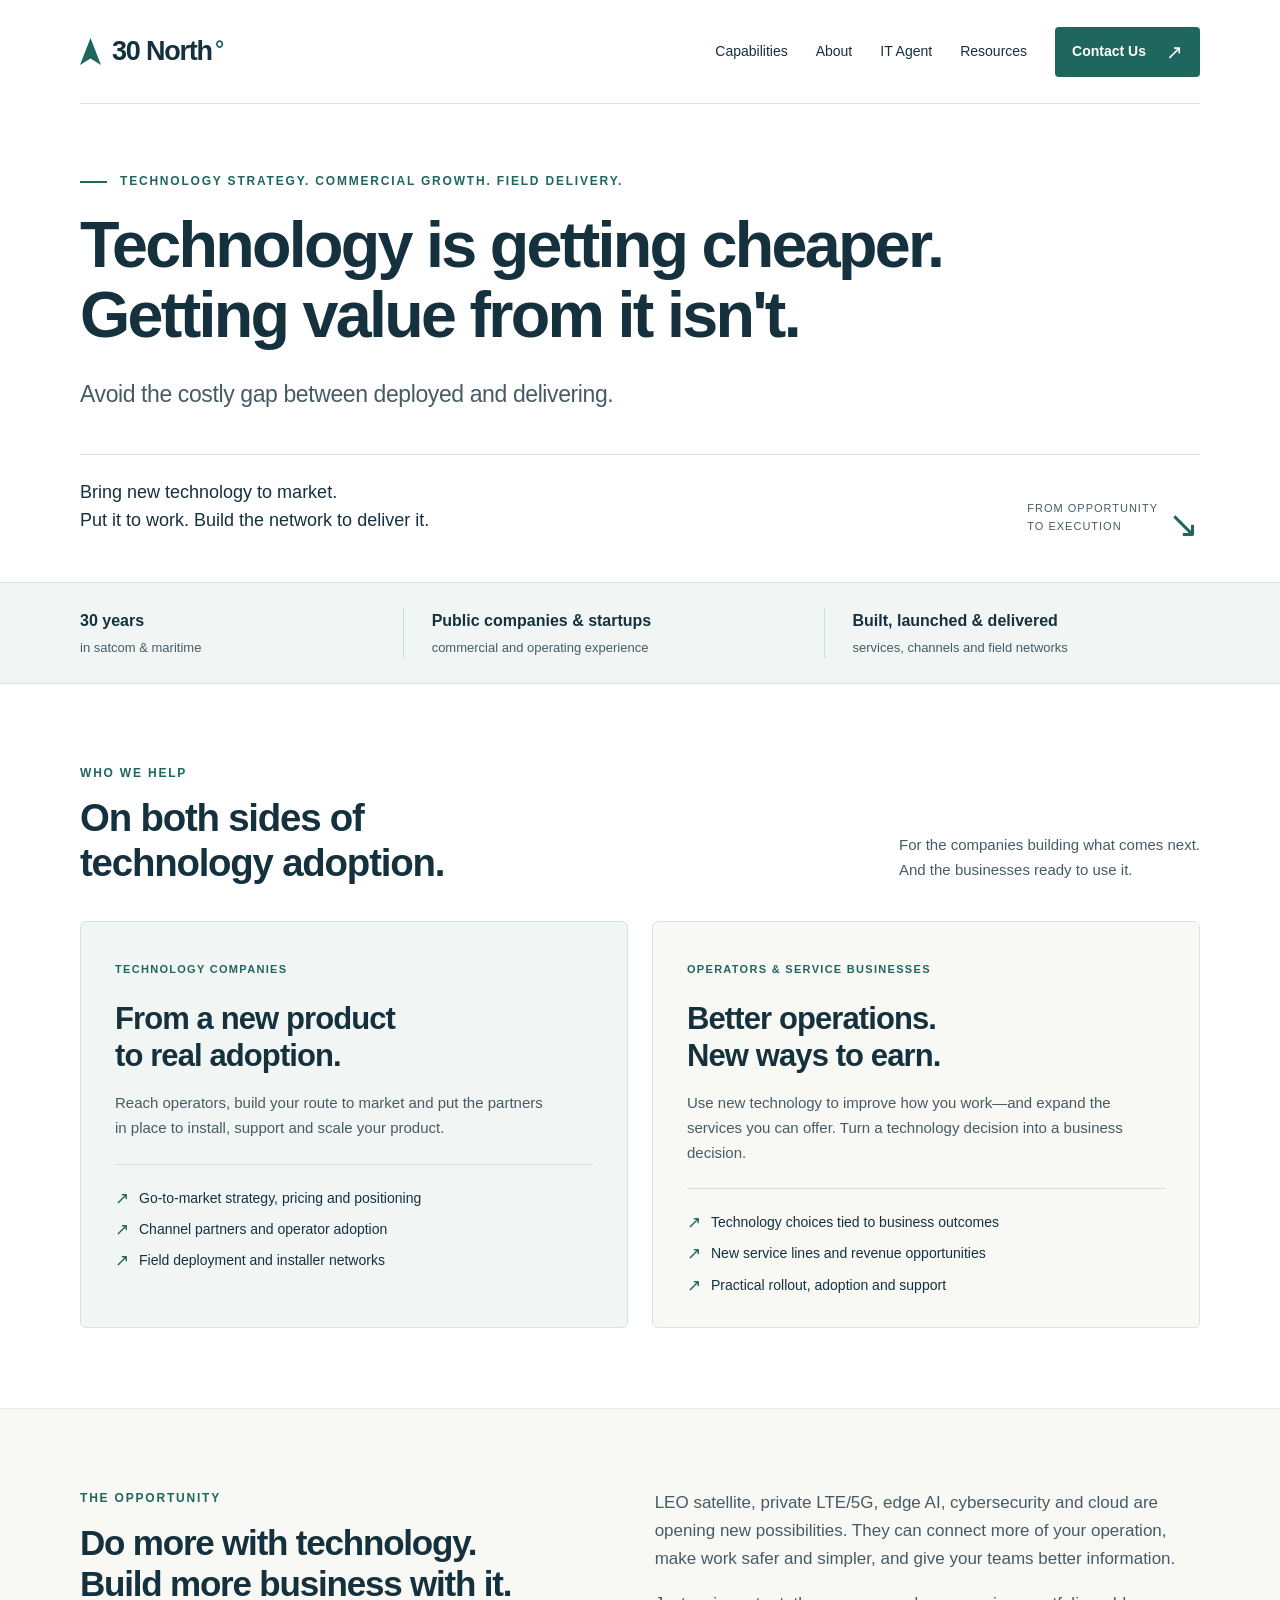
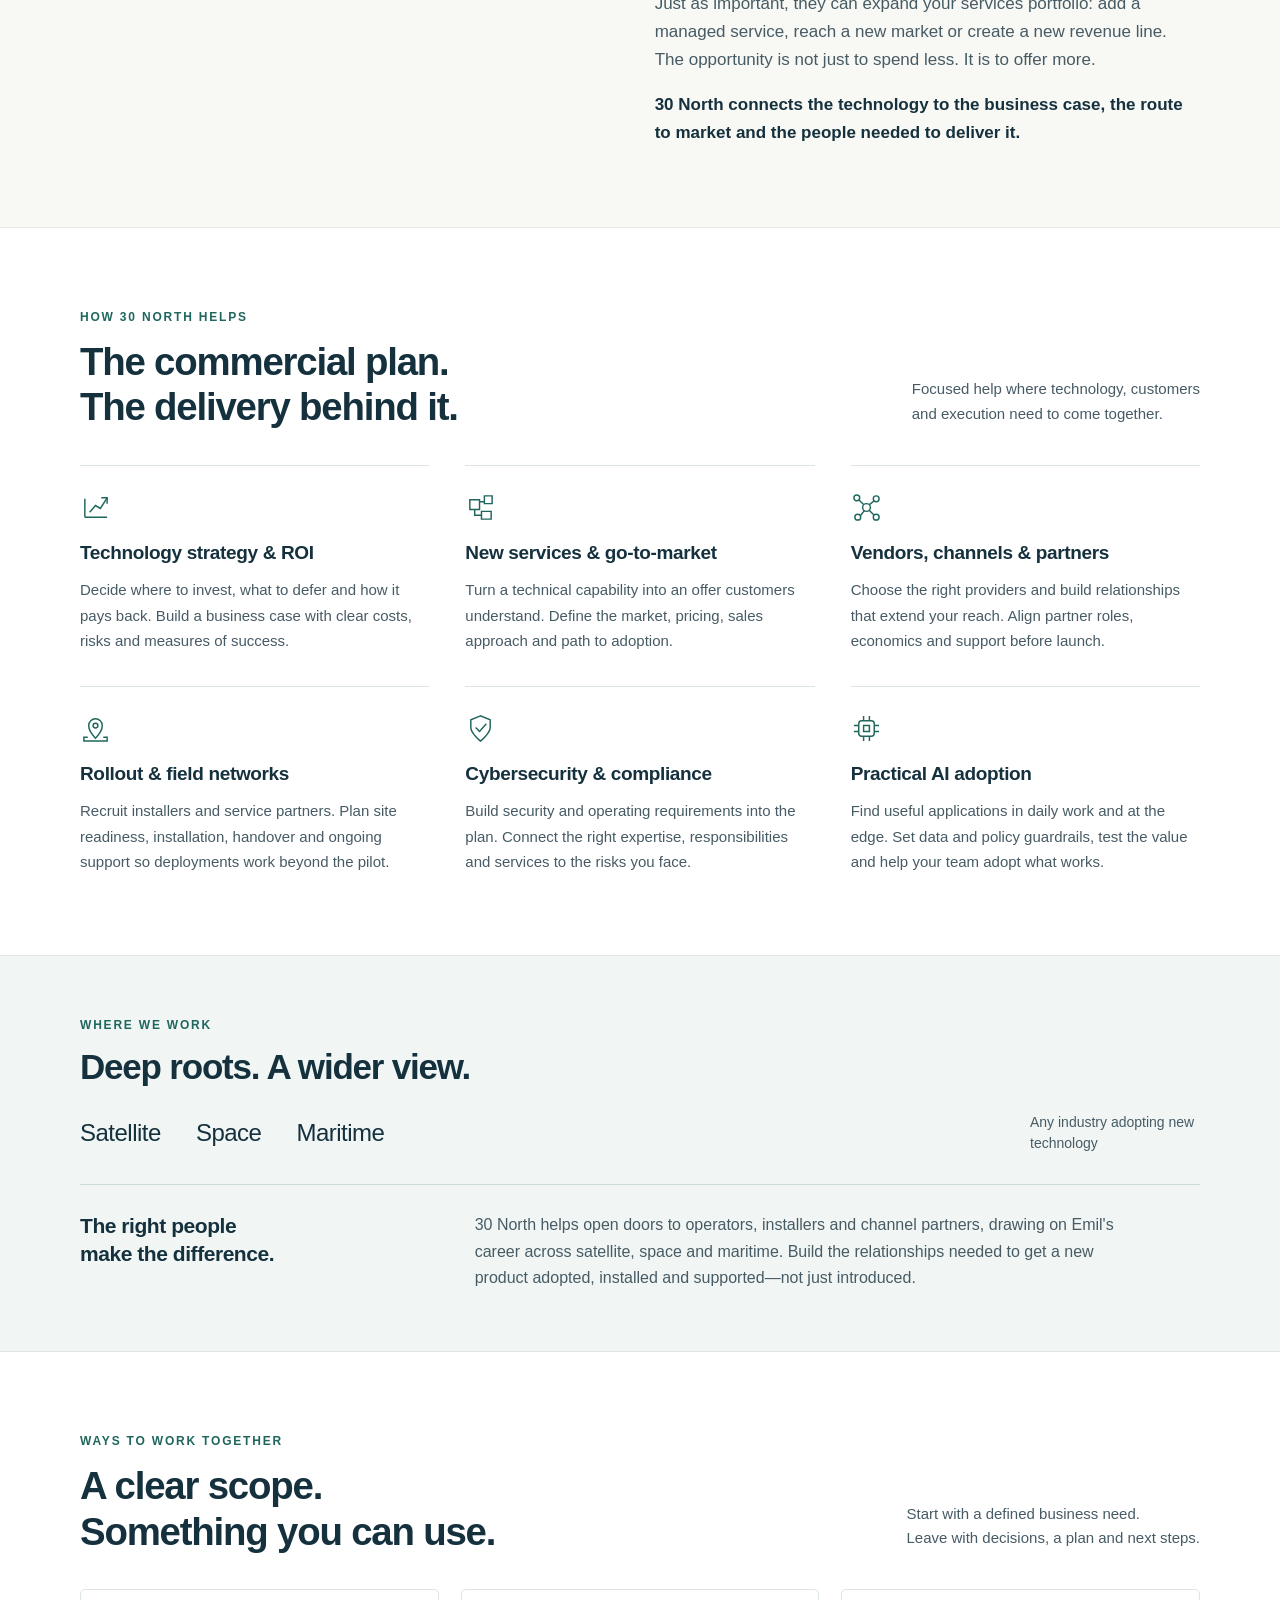
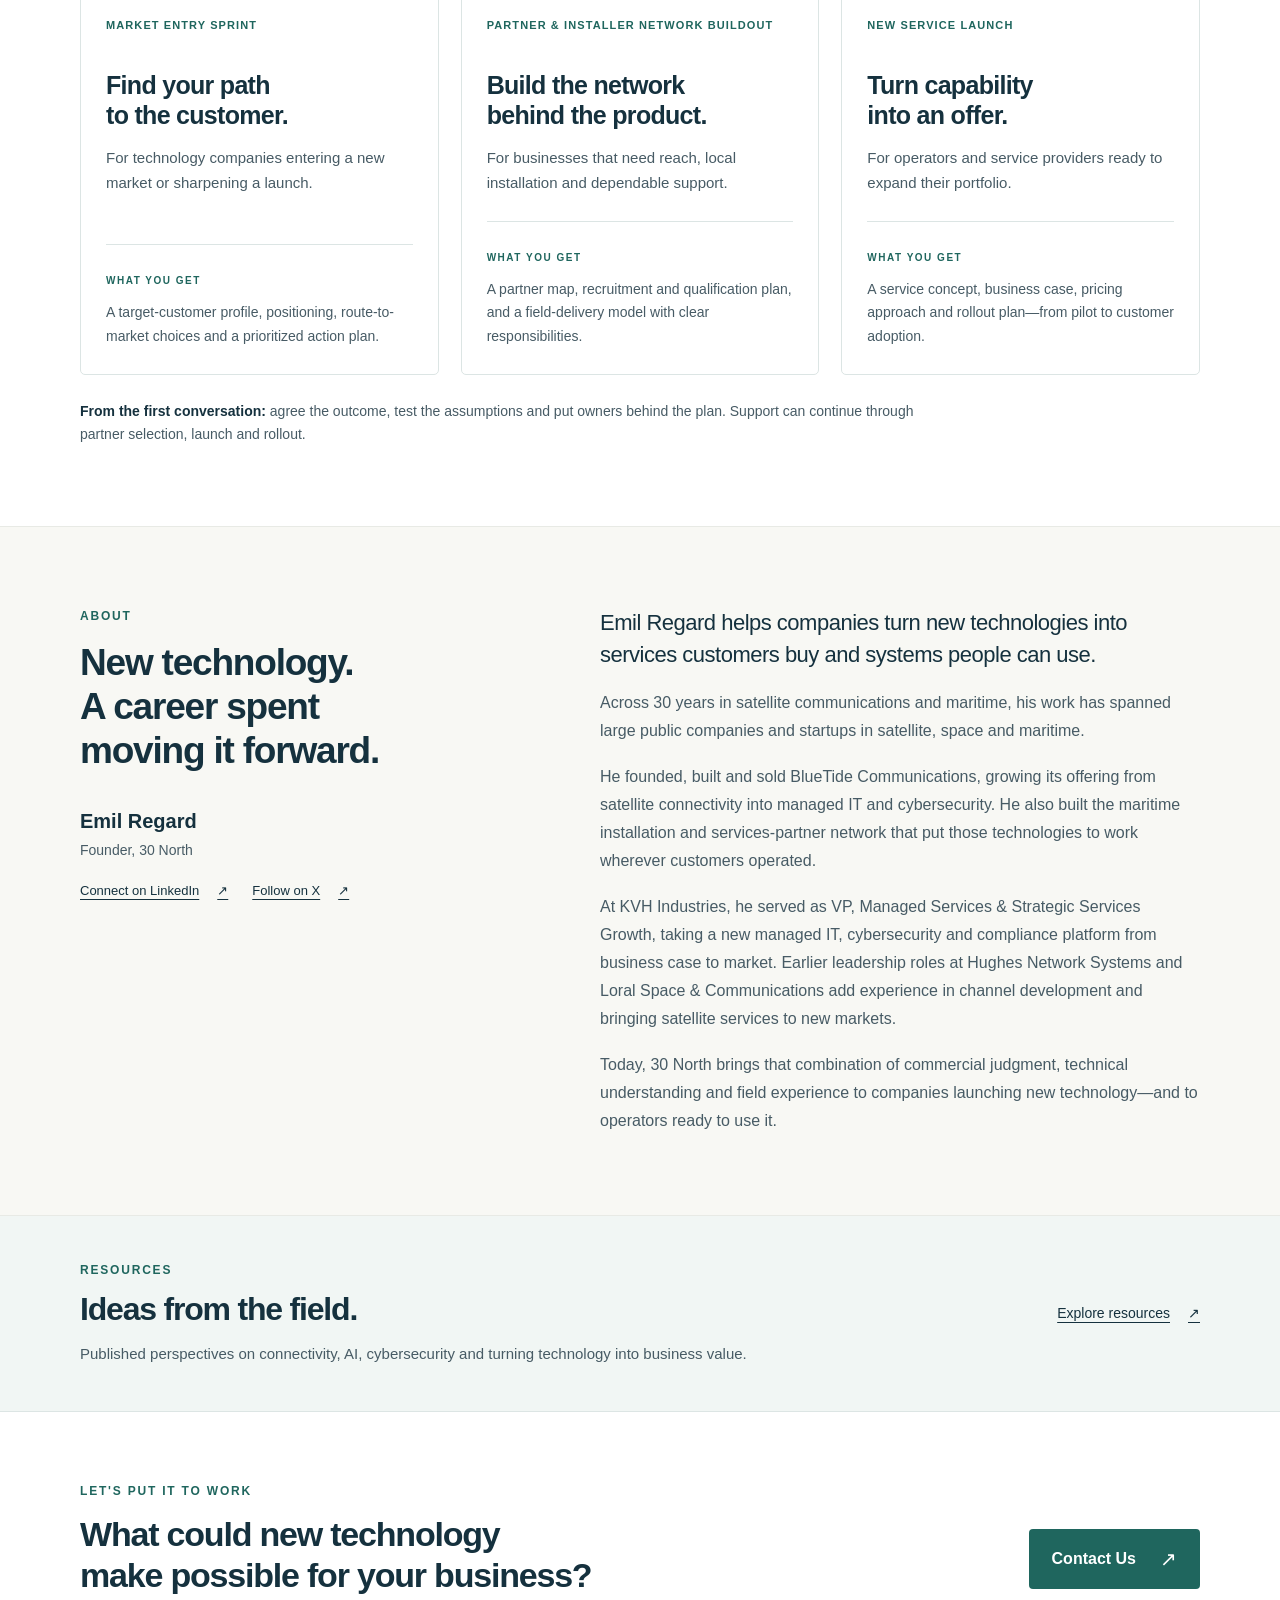
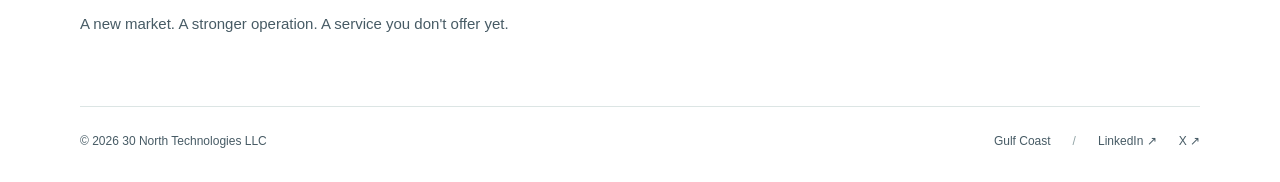
<file: index.html>
<!doctype html>
<html lang="en">
<head>
<!-- Google tag (gtag.js) -->
<script async src="https://www.googletagmanager.com/gtag/js?id=G-WLTWKJCWS1"></script>
<script>
  window.dataLayer = window.dataLayer || [];
  function gtag(){dataLayer.push(arguments);}
  gtag('js', new Date());
  gtag('config', 'G-WLTWKJCWS1');
</script>
  <meta charset="utf-8">
  <meta name="viewport" content="width=device-width, initial-scale=1">
  <meta name="theme-color" content="#153c48">
  <title>30 North | New technology. Real business value.</title>
  <meta name="description" content="30 North helps technology companies reach new markets and operators put new technology to work. Strategy, go-to-market, partner networks and field delivery, led by Emil Regard.">
  <link rel="canonical" href="https://30north.ai/">
  <meta property="og:title" content="30 North | New technology. Real business value.">
  <meta property="og:description" content="30 North helps technology companies reach new markets and operators put new technology to work. Strategy, go-to-market, partner networks and field delivery, led by Emil Regard.">
  <meta property="og:url" content="https://30north.ai/">
  <meta property="og:type" content="website">
  <meta property="og:site_name" content="30 North">
  <meta property="og:image" content="https://30north.ai/assets/og-default.png">
  <meta name="twitter:card" content="summary_large_image">
  <meta name="twitter:site" content="@Eregard">
  <link rel="stylesheet" href="styles.css">
</head>
<body>
  <a class="skip-link" href="#main">Skip to content</a>
  <header class="wrap nav">
    <a class="logo" href="index.html" aria-label="30 North home"><span class="logo-mark" aria-hidden="true"></span>30 North<span class="logo-dot" aria-hidden="true">°</span></a>
    <nav aria-label="Main navigation">
      <a class="nav-link" href="index.html#capabilities">Capabilities</a>
      <a class="nav-link" href="index.html#about">About</a>
      <a class="nav-link" href="it-bot.html">IT Agent</a>
      <a class="nav-link" href="resources.html">Resources</a>
    </nav>
    <a class="btn small" href="mailto:emil@30north.ai">Contact Us <span aria-hidden="true">↗</span></a>
  </header>

  <main id="main">
    <section class="hero wrap" aria-labelledby="hero-heading">
      <p class="eyebrow"><span class="accent-line" aria-hidden="true"></span>Technology strategy. Commercial growth. Field delivery.</p>
      <h1 id="hero-heading">Technology is getting cheaper. Getting value from it isn't.</h1>
      <p class="sub">Avoid the costly gap between deployed and delivering.</p>
      <div class="hero-bottom">
        <p>Bring new technology to market.<br> Put it to work. Build the network to deliver it.</p>
        <span class="hero-direction" aria-hidden="true">From opportunity<br> to execution <span>↘</span></span>
      </div>
    </section>

    <div class="proof-band">
      <ul class="wrap proof-list" aria-label="Experience at a glance">
        <li><strong>30 years</strong><span>in satcom &amp; maritime</span></li>
        <li><strong>Public companies &amp; startups</strong><span>commercial and operating experience</span></li>
        <li><strong>Built, launched &amp; delivered</strong><span>services, channels and field networks</span></li>
      </ul>
    </div>

    <section class="section wrap" aria-labelledby="who-heading">
      <div class="section-heading">
        <div><p class="eyebrow">Who we help</p><h2 id="who-heading">On both sides of<br> technology adoption.</h2></div>
        <p class="section-intro">For the companies building what comes next.<br> And the businesses ready to use it.</p>
      </div>
      <div class="lanes">
        <article class="lane lane-tech">
          <span class="lane-label">Technology companies</span>
          <h3>From a new product<br> to real adoption.</h3>
          <p>Reach operators, build your route to market and put the partners in place to install, support and scale your product.</p>
          <ul class="check-list">
            <li>Go-to-market strategy, pricing and positioning</li>
            <li>Channel partners and operator adoption</li>
            <li>Field deployment and installer networks</li>
          </ul>
        </article>
        <article class="lane lane-ops">
          <span class="lane-label">Operators &amp; service businesses</span>
          <h3>Better operations.<br> New ways to earn.</h3>
          <p>Use new technology to improve how you work—and expand the services you can offer. Turn a technology decision into a business decision.</p>
          <ul class="check-list">
            <li>Technology choices tied to business outcomes</li>
            <li>New service lines and revenue opportunities</li>
            <li>Practical rollout, adoption and support</li>
          </ul>
        </article>
      </div>
    </section>

    <section class="opportunity section" aria-labelledby="opportunity-heading">
      <div class="wrap opportunity-grid">
        <div><p class="eyebrow" id="opportunity-heading">The Opportunity</p><h2>Do more with technology.<br> Build more business with it.</h2></div>
        <div class="opportunity-copy">
          <p>LEO satellite, private LTE/5G, edge AI, cybersecurity and cloud are opening new possibilities. They can connect more of your operation, make work safer and simpler, and give your teams better information.</p>
          <p>Just as important, they can expand your services portfolio: add a managed service, reach a new market or create a new revenue line. The opportunity is not just to spend less. It is to offer more.</p>
          <p>30 North connects the technology to the business case, the route to market and the people needed to deliver it.</p>
        </div>
      </div>
    </section>

    <section class="section wrap" id="capabilities" aria-labelledby="capabilities-heading">
      <div class="section-heading">
        <div><p class="eyebrow">How 30 North helps</p><h2 id="capabilities-heading">The commercial plan.<br> The delivery behind it.</h2></div>
        <p class="section-intro">Focused help where technology, customers<br> and execution need to come together.</p>
      </div>
      <div class="capabilities-grid">
        <article class="capability">
          <svg class="icon" viewBox="0 0 32 32" fill="none" stroke="currentColor" stroke-width="1.5" aria-hidden="true"><path d="M5 26V7m0 19h23M10 21l6-7 5 3 7-11"/><path d="M22 6h6v6"/></svg>
          <h3>Technology strategy &amp; ROI</h3>
          <p>Decide where to invest, what to defer and how it pays back. Build a business case with clear costs, risks and measures of success.</p>
        </article>
        <article class="capability">
          <svg class="icon" viewBox="0 0 32 32" fill="none" stroke="currentColor" stroke-width="1.5" aria-hidden="true"><path d="M5 8h10v10H5zM17 20h10v8H17zM20 4h8v8h-8zM10 18v6h7M15 10h5"/></svg>
          <h3>New services &amp; go-to-market</h3>
          <p>Turn a technical capability into an offer customers understand. Define the market, pricing, sales approach and path to adoption.</p>
        </article>
        <article class="capability">
          <svg class="icon" viewBox="0 0 32 32" fill="none" stroke="currentColor" stroke-width="1.5" aria-hidden="true"><circle cx="16" cy="16" r="4"/><circle cx="6" cy="6" r="3"/><circle cx="26" cy="7" r="3"/><circle cx="7" cy="26" r="3"/><circle cx="26" cy="26" r="3"/><path d="M8 8l5 5m6 0l5-4M10 24l4-5m5 0l5 5"/></svg>
          <h3>Vendors, channels &amp; partners</h3>
          <p>Choose the right providers and build relationships that extend your reach. Align partner roles, economics and support before launch.</p>
        </article>
        <article class="capability">
          <svg class="icon" viewBox="0 0 32 32" fill="none" stroke="currentColor" stroke-width="1.5" aria-hidden="true"><path d="M23 13c0 6-7 13-7 13S9 19 9 13a7 7 0 1114 0z"/><circle cx="16" cy="13" r="2.5"/><path d="M8 25H4v4h24v-4h-4"/></svg>
          <h3>Rollout &amp; field networks</h3>
          <p>Recruit installers and service partners. Plan site readiness, installation, handover and ongoing support so deployments work beyond the pilot.</p>
        </article>
        <article class="capability">
          <svg class="icon" viewBox="0 0 32 32" fill="none" stroke="currentColor" stroke-width="1.5" aria-hidden="true"><path d="M16 3L6 7v8c0 6 10 14 10 14s10-8 10-14V7L16 3z"/><path d="M11 15l4 4 7-8"/></svg>
          <h3>Cybersecurity &amp; compliance</h3>
          <p>Build security and operating requirements into the plan. Connect the right expertise, responsibilities and services to the risks you face.</p>
        </article>
        <article class="capability">
          <svg class="icon" viewBox="0 0 32 32" fill="none" stroke="currentColor" stroke-width="1.5" aria-hidden="true"><rect x="8" y="8" width="16" height="16" rx="3"/><path d="M13 3v5m6-5v5m-6 16v5m6-5v5M3 13h5m-5 6h5m16-6h5m-5 6h5M13 13h6v6h-6z"/></svg>
          <h3>Practical AI adoption</h3>
          <p>Find useful applications in daily work and at the edge. Set data and policy guardrails, test the value and help your team adopt what works.</p>
        </article>
      </div>
    </section>

    <section class="network section" aria-labelledby="industries-heading">
      <div class="wrap">
        <p class="eyebrow">Where we work</p>
        <h2 id="industries-heading">Deep roots. A wider view.</h2>
        <ul class="industry-list" aria-label="Industries"><li>Satellite</li><li>Space</li><li>Maritime</li><li class="industry-more">Any industry adopting new technology</li></ul>
        <div class="network-copy"><h3>The right people<br> make the difference.</h3><p>30 North helps open doors to operators, installers and channel partners, drawing on Emil's career across satellite, space and maritime. Build the relationships needed to get a new product adopted, installed and supported—not just introduced.</p></div>
      </div>
    </section>

    <section class="section wrap" aria-labelledby="engagements-heading">
      <div class="section-heading">
        <div><p class="eyebrow">Ways to work together</p><h2 id="engagements-heading">A clear scope.<br> Something you can use.</h2></div>
        <p class="section-intro">Start with a defined business need.<br> Leave with decisions, a plan and next steps.</p>
      </div>
      <div class="engagements-grid">
        <article class="engagement"><p class="offer-type">Market entry sprint</p><h3>Find your path<br> to the customer.</h3><p>For technology companies entering a new market or sharpening a launch.</p><div class="deliverable"><span>What you get</span><p>A target-customer profile, positioning, route-to-market choices and a prioritized action plan.</p></div></article>
        <article class="engagement"><p class="offer-type">Partner &amp; installer network buildout</p><h3>Build the network<br> behind the product.</h3><p>For businesses that need reach, local installation and dependable support.</p><div class="deliverable"><span>What you get</span><p>A partner map, recruitment and qualification plan, and a field-delivery model with clear responsibilities.</p></div></article>
        <article class="engagement"><p class="offer-type">New service launch</p><h3>Turn capability<br> into an offer.</h3><p>For operators and service providers ready to expand their portfolio.</p><div class="deliverable"><span>What you get</span><p>A service concept, business case, pricing approach and rollout plan—from pilot to customer adoption.</p></div></article>
      </div>
      <p class="approach-note"><strong>From the first conversation:</strong> agree the outcome, test the assumptions and put owners behind the plan. Support can continue through partner selection, launch and rollout.</p>
    </section>

    <section class="about section" id="about" aria-labelledby="about-heading">
      <div class="wrap about-grid">
        <div class="about-heading"><p class="eyebrow">About</p><h2 id="about-heading">New technology.<br> A career spent<br> moving it forward.</h2><p class="founder-name">Emil Regard<span>Founder, 30 North</span></p><div class="social-links"><a class="text-link" href="https://www.linkedin.com/in/emil-regard-3751a11/" target="_blank" rel="noopener noreferrer">Connect on LinkedIn <span aria-hidden="true">↗</span></a><a class="text-link" href="https://x.com/Eregard" aria-label="Emil Regard on X" target="_blank" rel="noopener noreferrer">Follow on X <span aria-hidden="true">↗</span></a></div></div>
        <div class="about-copy">
          <p class="about-lead">Emil Regard helps companies turn new technologies into services customers buy and systems people can use.</p>
          <p>Across 30 years in satellite communications and maritime, his work has spanned large public companies and startups in satellite, space and maritime.</p>
          <p>He founded, built and sold BlueTide Communications, growing its offering from satellite connectivity into managed IT and cybersecurity. He also built the maritime installation and services-partner network that put those technologies to work wherever customers operated.</p>
          <p>At KVH Industries, he served as VP, Managed Services &amp; Strategic Services Growth, taking a new managed IT, cybersecurity and compliance platform from business case to market. Earlier leadership roles at Hughes Network Systems and Loral Space &amp; Communications add experience in channel development and bringing satellite services to new markets.</p>
          <p>Today, 30 North brings that combination of commercial judgment, technical understanding and field experience to companies launching new technology—and to operators ready to use it.</p>
        </div>
      </div>
    </section>

    <section class="resources-teaser section" aria-labelledby="resources-teaser-heading">
      <div class="wrap resources-teaser-inner">
        <div><p class="eyebrow">Resources</p><h2 id="resources-teaser-heading">Ideas from the field.</h2><p>Published perspectives on connectivity, AI, cybersecurity and turning technology into business value.</p></div>
        <a class="text-link" href="resources.html">Explore resources <span aria-hidden="true">↗</span></a>
      </div>
    </section>

    <section class="cta wrap" aria-labelledby="cta-heading">
      <div><p class="eyebrow">Let's put it to work</p><h2 id="cta-heading">What could new technology<br> make possible for your business?</h2><p>A new market. A stronger operation. A service you don't offer yet.</p></div>
      <a class="btn" href="mailto:emil@30north.ai">Contact Us <span aria-hidden="true">↗</span></a>
    </section>
  </main>

  <footer class="wrap foot">
    <span>© 2026 30 North Technologies LLC</span>
    <div><span>Gulf Coast</span><span class="footer-separator" aria-hidden="true">/</span><a href="https://www.linkedin.com/in/emil-regard-3751a11/" target="_blank" rel="noopener noreferrer">LinkedIn <span aria-hidden="true">↗</span></a><a href="https://x.com/Eregard" aria-label="Emil Regard on X" target="_blank" rel="noopener noreferrer">X <span aria-hidden="true">↗</span></a></div>
  </footer>
</body>
</html>
</file>
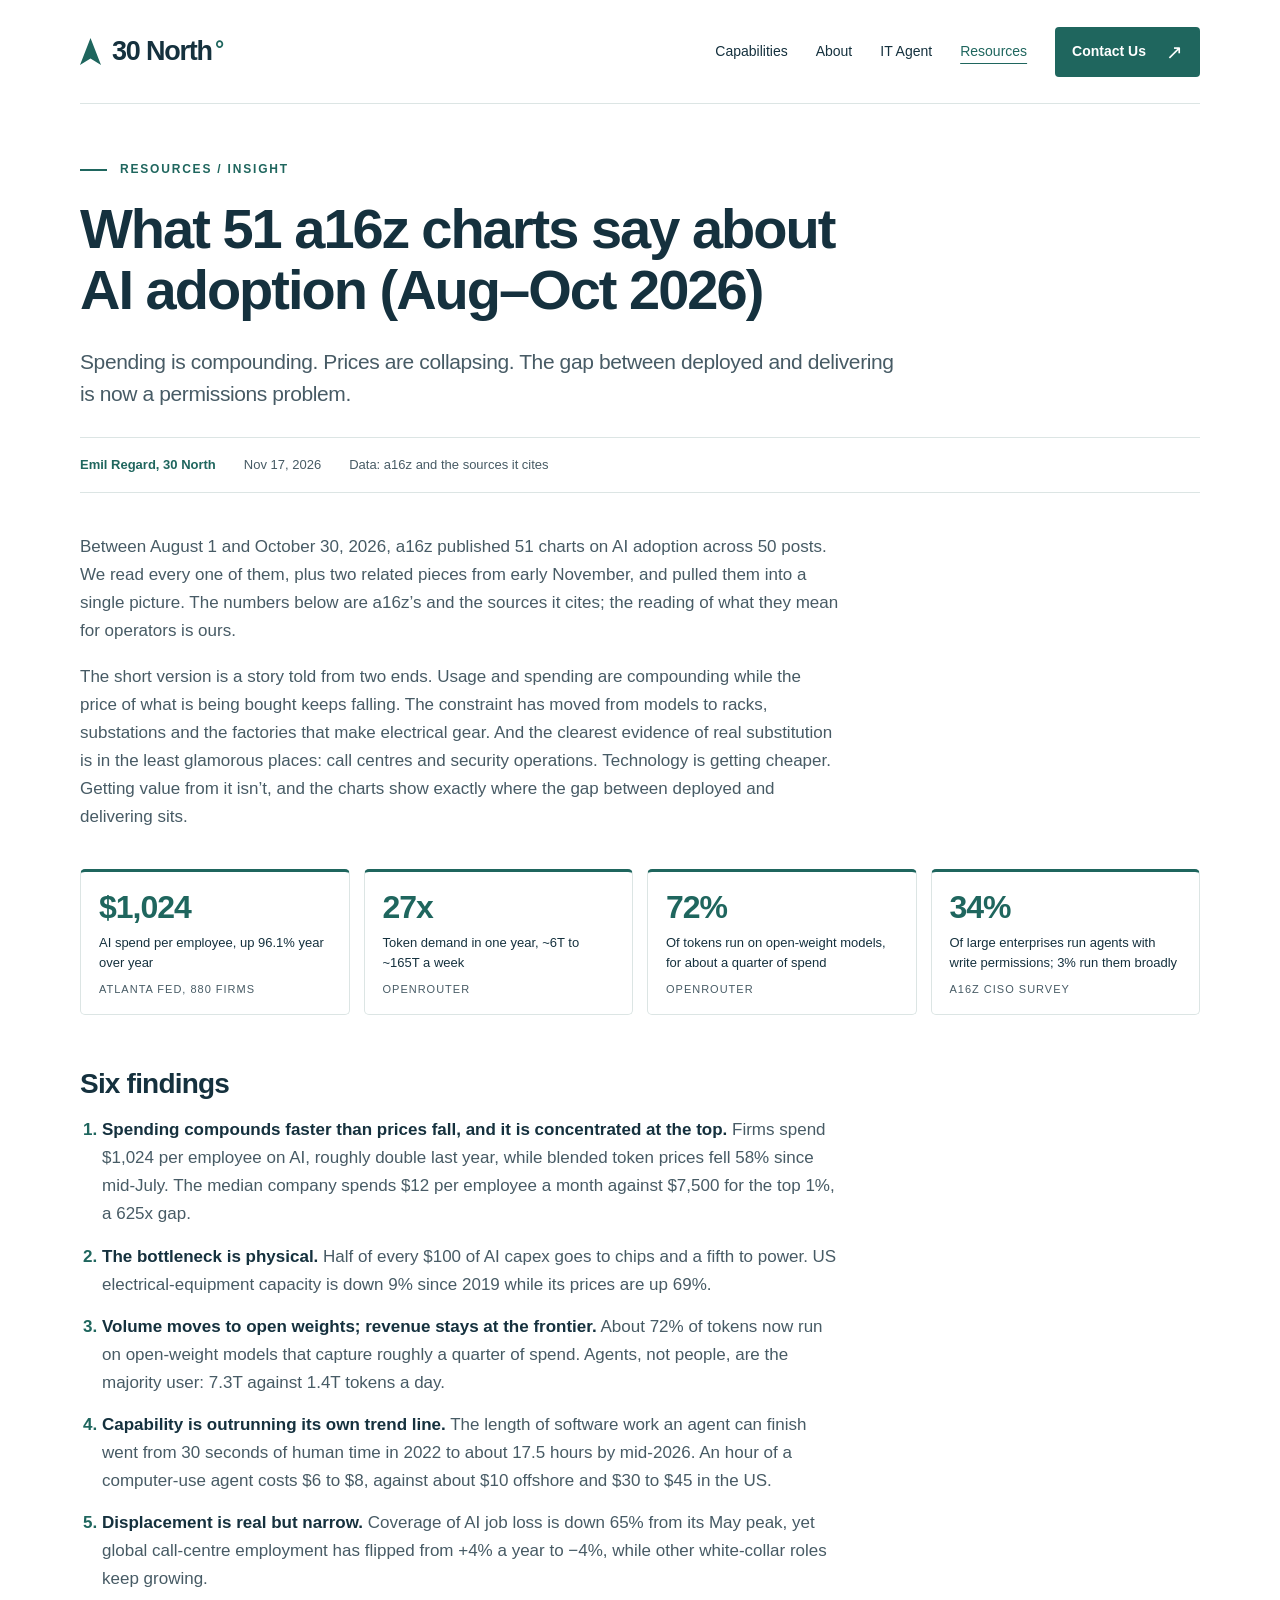
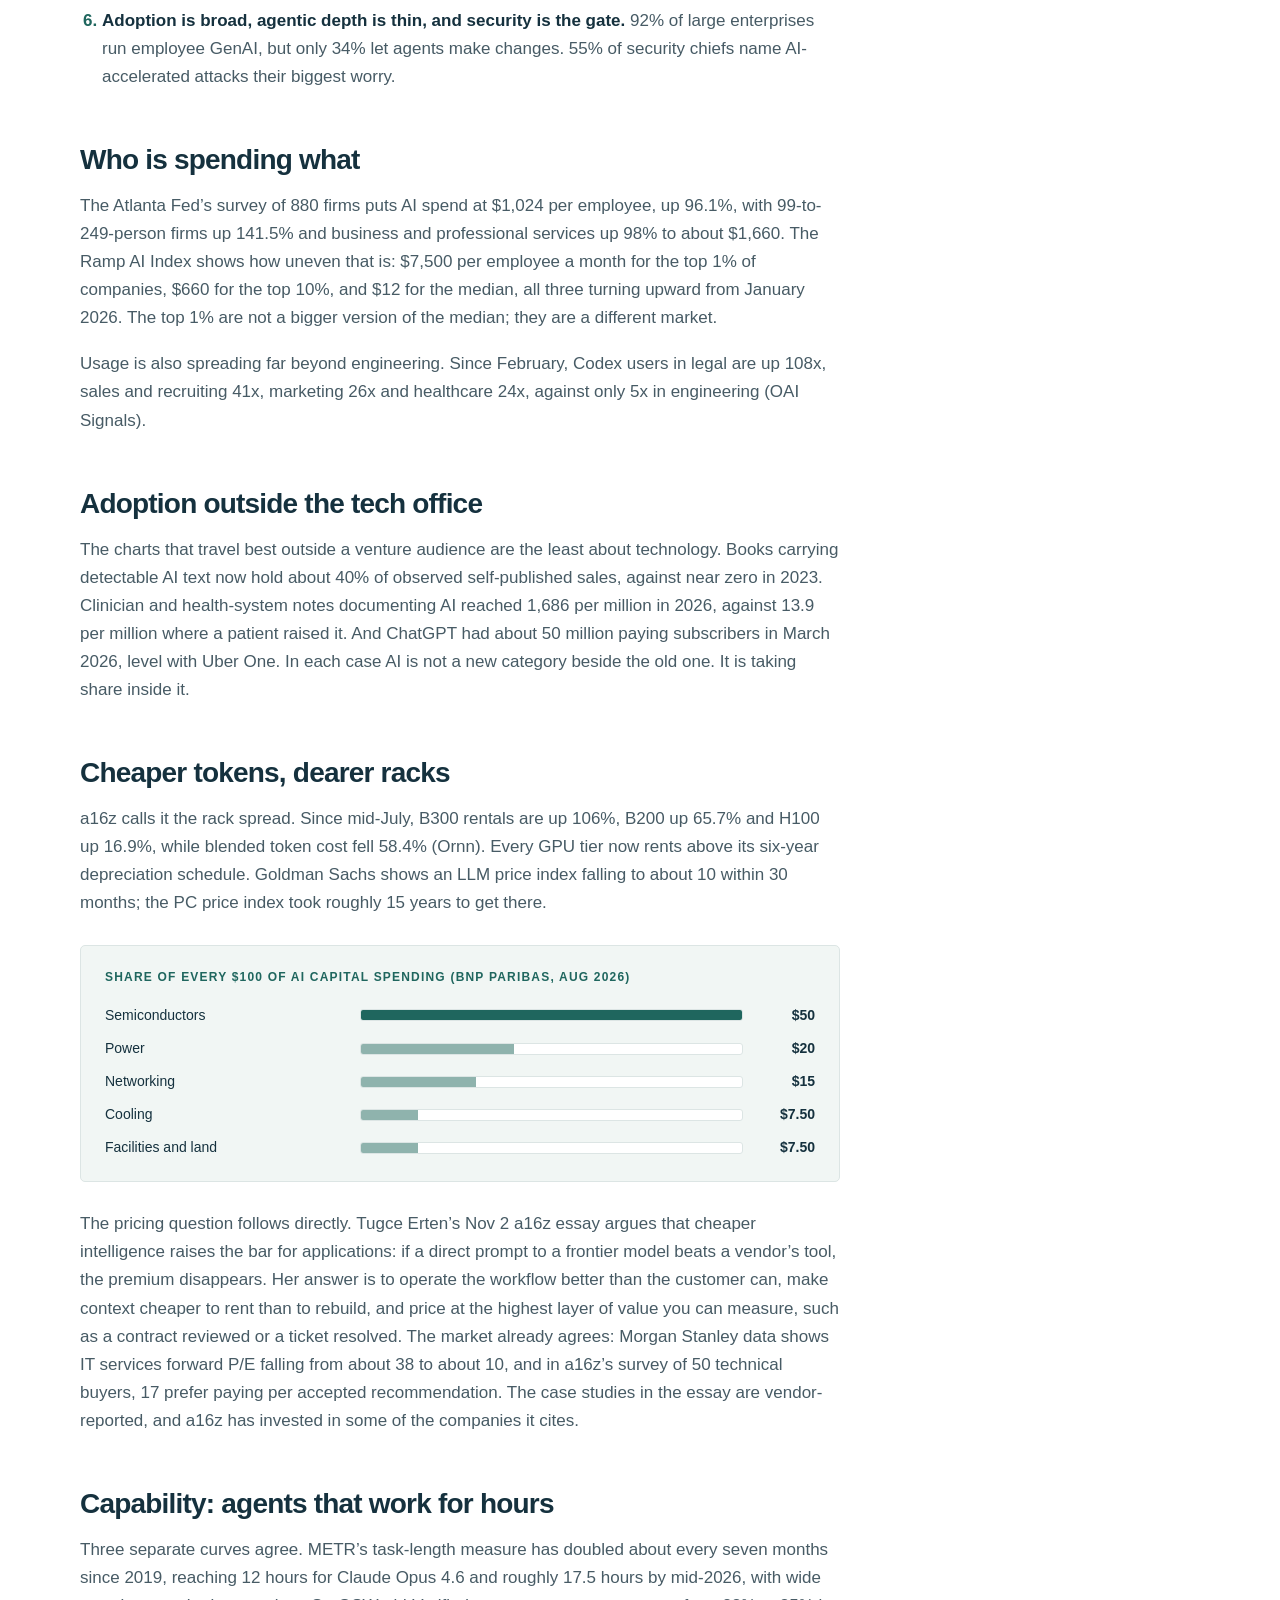
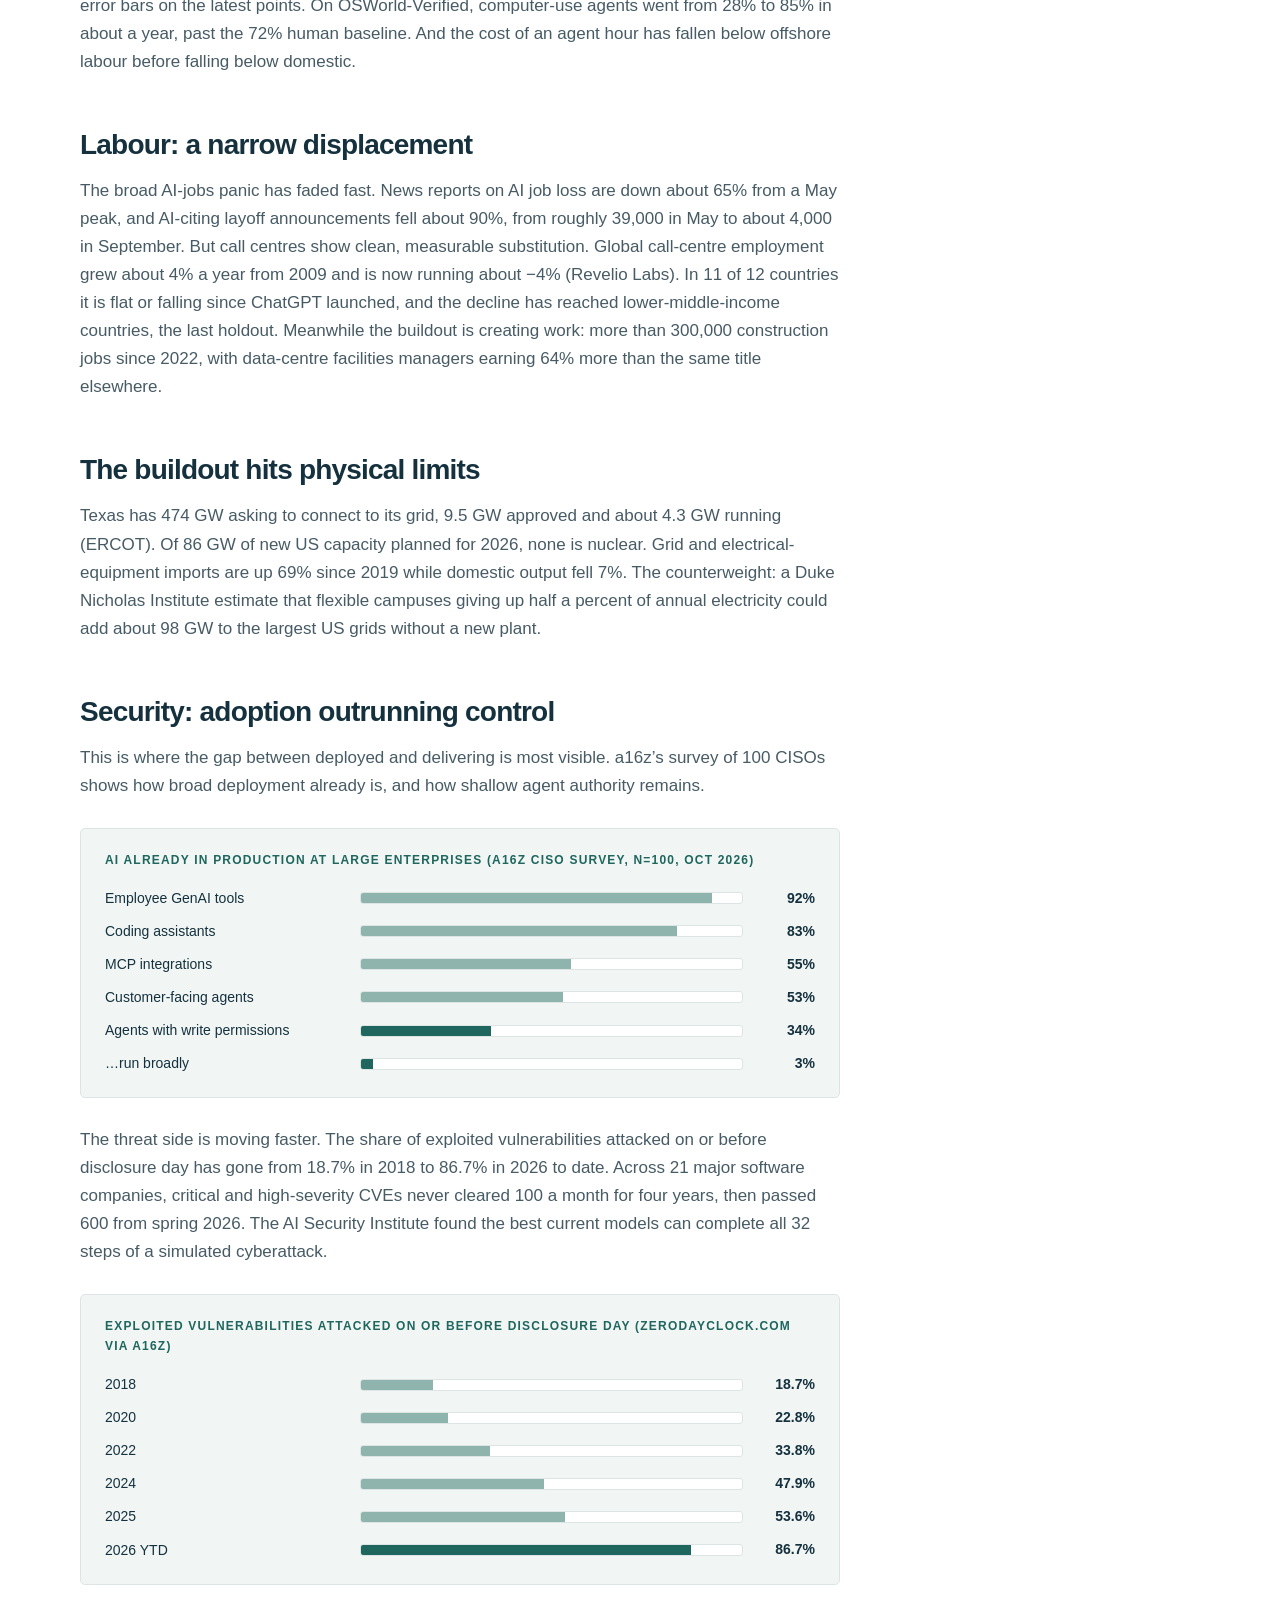
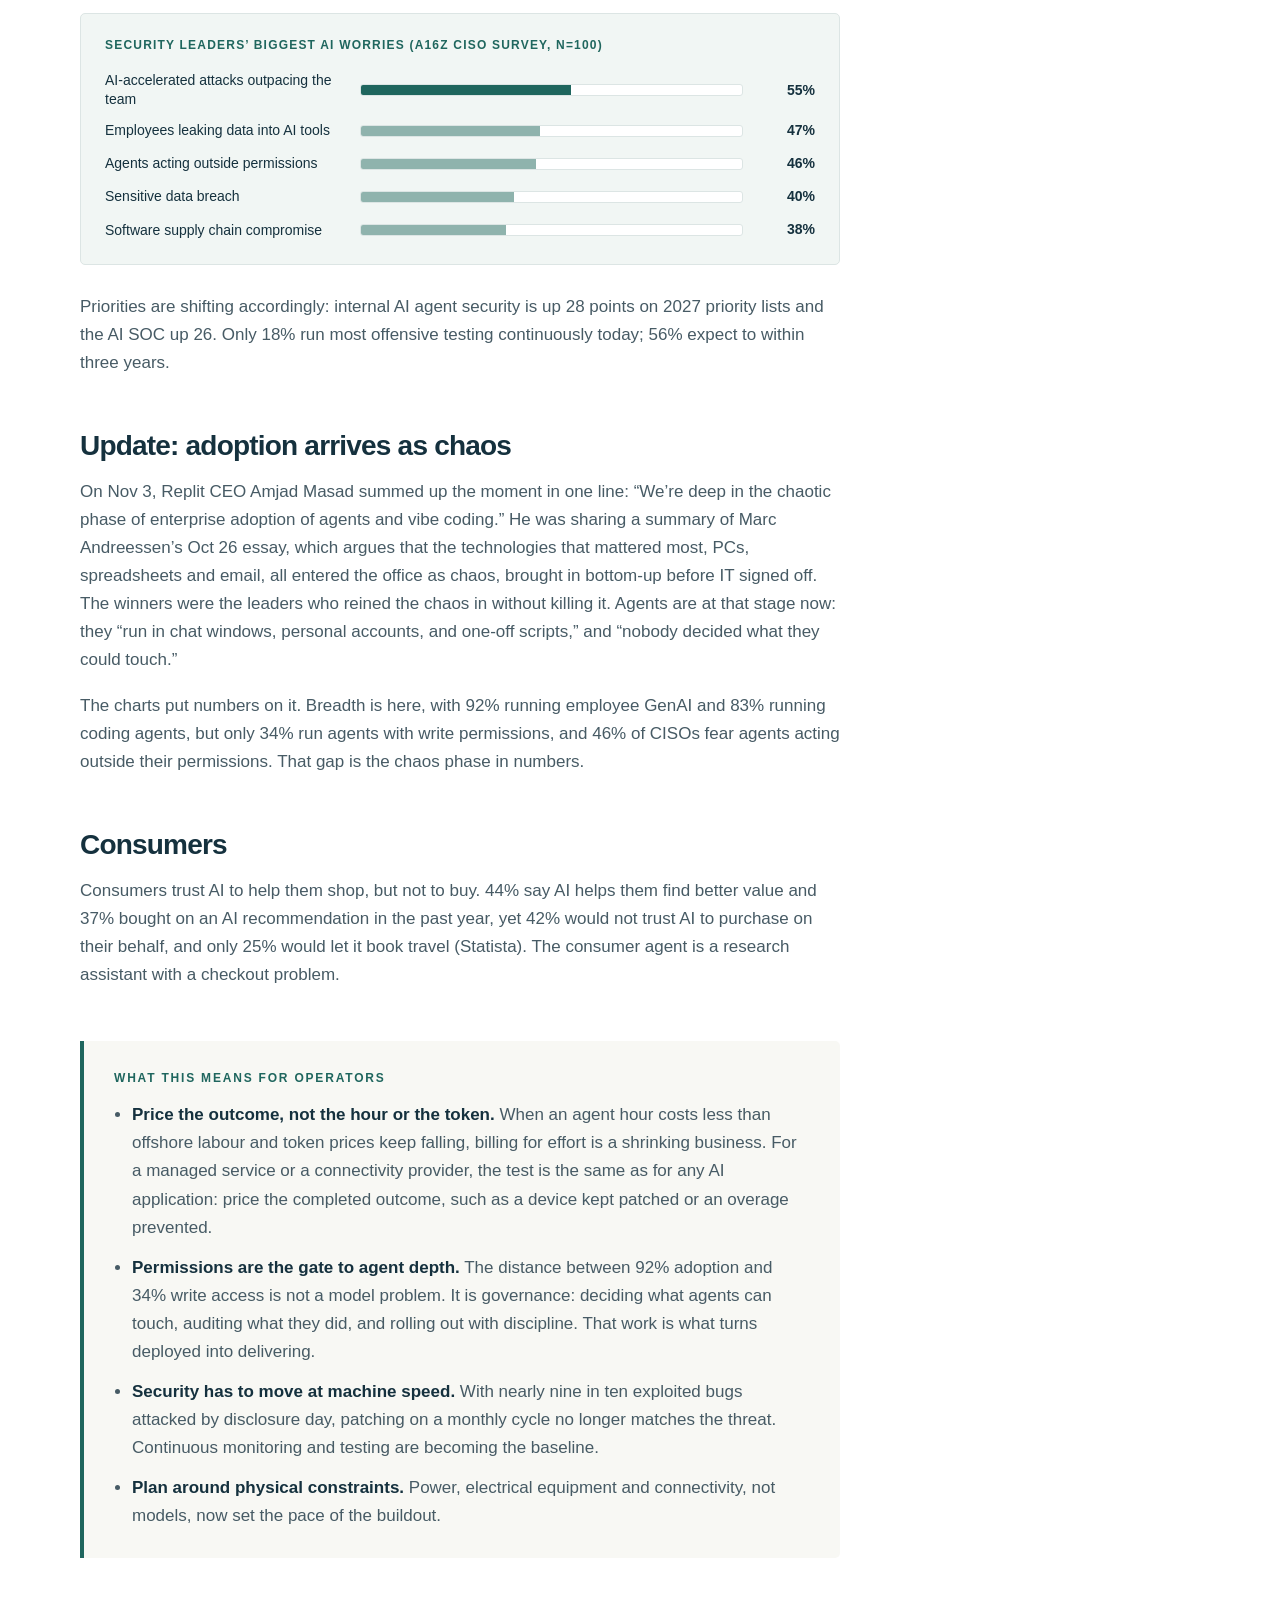
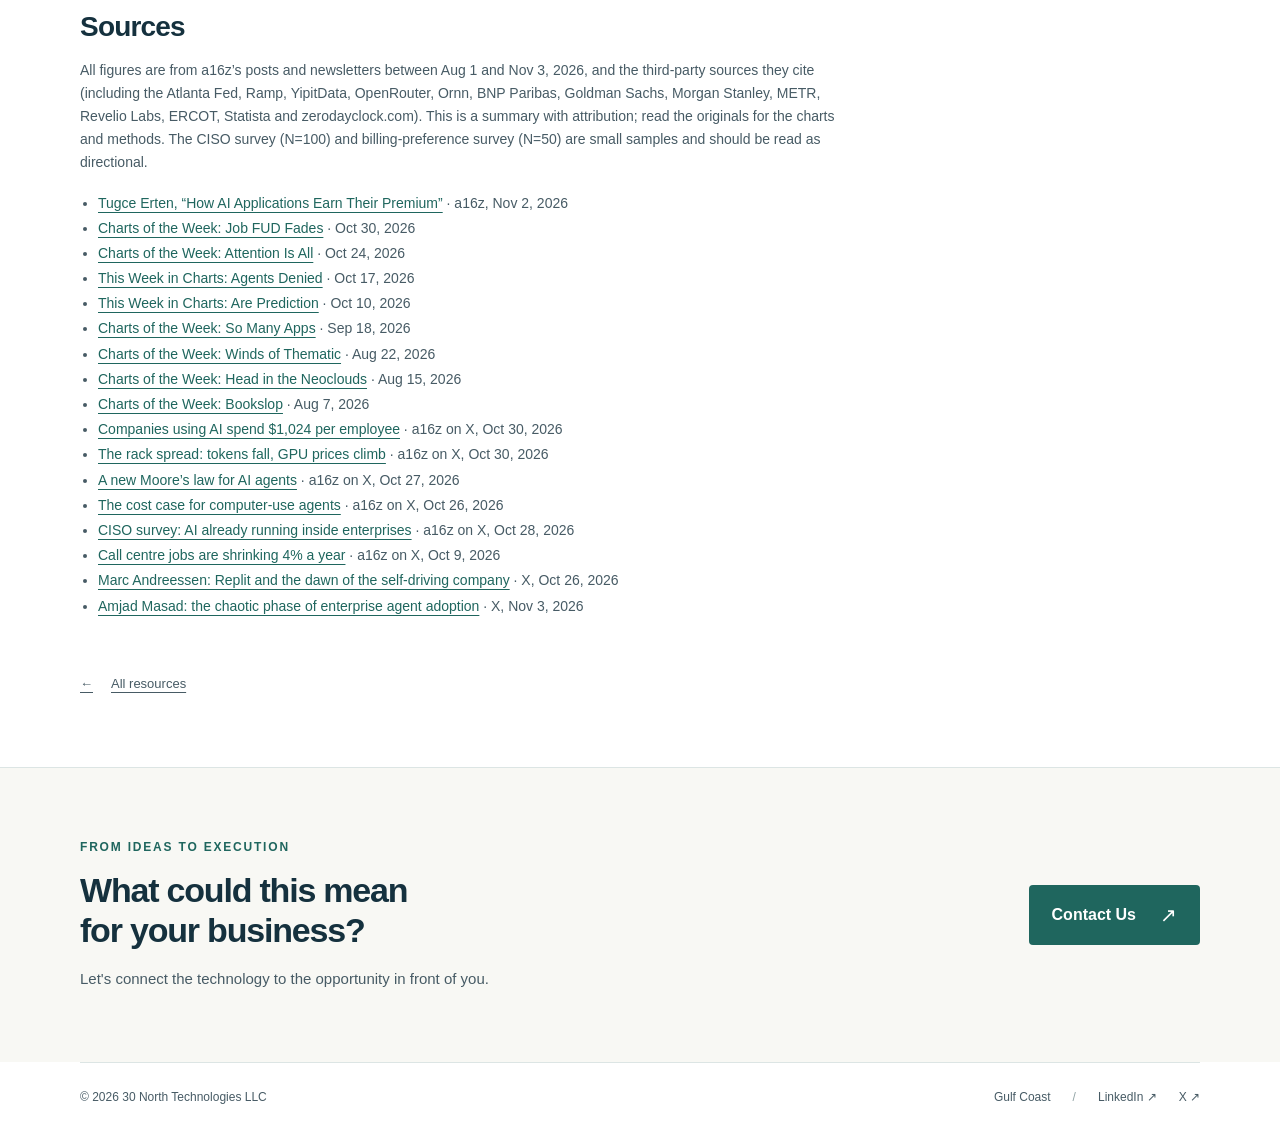
<file: ai-adoption-a16z-2026.html>
<!doctype html>
<html lang="en">
<head>
<!-- Google tag (gtag.js) -->
<script async src="https://www.googletagmanager.com/gtag/js?id=G-WLTWKJCWS1"></script>
<script>
  window.dataLayer = window.dataLayer || [];
  function gtag(){dataLayer.push(arguments);}
  gtag('js', new Date());
  gtag('config', 'G-WLTWKJCWS1');
</script>
  <meta charset="utf-8">
  <meta name="viewport" content="width=device-width, initial-scale=1">
  <meta name="theme-color" content="#153c48">
  <title>What 51 a16z charts say about AI adoption (Aug–Oct 2026) | 30 North</title>
  <meta name="description" content="A 30 North summary of 51 a16z charts on AI adoption from August to October 2026: spending, pricing, agent capability, labour, the physical buildout and security.">
  <link rel="canonical" href="https://30north.ai/ai-adoption-a16z-2026.html">
  <meta property="og:title" content="What 51 a16z charts say about AI adoption (Aug–Oct 2026)">
  <meta property="og:description" content="A 30 North summary of 51 a16z charts on AI adoption from August to October 2026: spending, pricing, agent capability, labour, the physical buildout and security.">
  <meta property="og:url" content="https://30north.ai/ai-adoption-a16z-2026.html">
  <meta property="og:type" content="article">
  <meta property="og:site_name" content="30 North">
  <meta property="og:image" content="https://30north.ai/assets/og-default.png">
  <meta name="twitter:card" content="summary_large_image">
  <meta name="twitter:site" content="@Eregard">
  <link rel="stylesheet" href="styles.css">
</head>
<body>
  <a class="skip-link" href="#main">Skip to content</a>
  <header class="wrap nav">
    <a class="logo" href="index.html" aria-label="30 North home"><span class="logo-mark" aria-hidden="true"></span>30 North<span class="logo-dot" aria-hidden="true">°</span></a>
    <nav aria-label="Main navigation">
      <a class="nav-link" href="index.html#capabilities">Capabilities</a>
      <a class="nav-link" href="index.html#about">About</a>
      <a class="nav-link" href="it-bot.html">IT Agent</a>
      <a class="nav-link" href="resources.html" aria-current="page">Resources</a>
    </nav>
    <a class="btn small" href="mailto:emil@30north.ai">Contact Us <span aria-hidden="true">↗</span></a>
  </header>
  <main id="main">
    <article class="article wrap" aria-labelledby="article-heading">
      <p class="eyebrow"><span class="accent-line" aria-hidden="true"></span><a href="resources.html">Resources</a> / Insight</p>
      <h1 id="article-heading">What 51 a16z charts say about AI adoption <span class="nowrap">(Aug–Oct 2026)</span></h1>
      <p class="sub">Spending is compounding. Prices are collapsing. The gap between deployed and delivering is now a permissions problem.</p>
      <div class="article-meta"><span>Emil Regard, 30 North</span><time datetime="2026-11-17">Nov 17, 2026</time><span>Data: a16z and the sources it cites</span></div>

      <div class="article-body">
        <p>Between August 1 and October 30, 2026, a16z published 51 charts on AI adoption across 50 posts. We read every one of them, plus two related pieces from early November, and pulled them into a single picture. The numbers below are a16z’s and the sources it cites; the reading of what they mean for operators is ours.</p>
        <p>The short version is a story told from two ends. Usage and spending are compounding while the price of what is being bought keeps falling. The constraint has moved from models to racks, substations and the factories that make electrical gear. And the clearest evidence of real substitution is in the least glamorous places: call centres and security operations. Technology is getting cheaper. Getting value from it isn’t, and the charts show exactly where the gap between deployed and delivering sits.</p>

        <div class="art-metrics" role="list">
          <div role="listitem"><strong>$1,024</strong><span>AI spend per employee, up 96.1% year over year</span><small>Atlanta Fed, 880 firms</small></div>
          <div role="listitem"><strong>27x</strong><span>Token demand in one year, ~6T to ~165T a week</span><small>OpenRouter</small></div>
          <div role="listitem"><strong>72%</strong><span>Of tokens run on open-weight models, for about a quarter of spend</span><small>OpenRouter</small></div>
          <div role="listitem"><strong>34%</strong><span>Of large enterprises run agents with write permissions; 3% run them broadly</span><small>a16z CISO survey</small></div>
        </div>

        <h2>Six findings</h2>
        <ol class="art-findings">
          <li><strong>Spending compounds faster than prices fall, and it is concentrated at the top.</strong> Firms spend $1,024 per employee on AI, roughly double last year, while blended token prices fell 58% since mid-July. The median company spends $12 per employee a month against $7,500 for the top 1%, a 625x gap.</li>
          <li><strong>The bottleneck is physical.</strong> Half of every $100 of AI capex goes to chips and a fifth to power. US electrical-equipment capacity is down 9% since 2019 while its prices are up 69%.</li>
          <li><strong>Volume moves to open weights; revenue stays at the frontier.</strong> About 72% of tokens now run on open-weight models that capture roughly a quarter of spend. Agents, not people, are the majority user: 7.3T against 1.4T tokens a day.</li>
          <li><strong>Capability is outrunning its own trend line.</strong> The length of software work an agent can finish went from 30 seconds of human time in 2022 to about 17.5 hours by mid-2026. An hour of a computer-use agent costs $6 to $8, against about $10 offshore and $30 to $45 in the US.</li>
          <li><strong>Displacement is real but narrow.</strong> Coverage of AI job loss is down 65% from its May peak, yet global call-centre employment has flipped from +4% a year to −4%, while other white-collar roles keep growing.</li>
          <li><strong>Adoption is broad, agentic depth is thin, and security is the gate.</strong> 92% of large enterprises run employee GenAI, but only 34% let agents make changes. 55% of security chiefs name AI-accelerated attacks their biggest worry.</li>
        </ol>

        <h2>Who is spending what</h2>
        <p>The Atlanta Fed’s survey of 880 firms puts AI spend at $1,024 per employee, up 96.1%, with 99-to-249-person firms up 141.5% and business and professional services up 98% to about $1,660. The Ramp AI Index shows how uneven that is: $7,500 per employee a month for the top 1% of companies, $660 for the top 10%, and $12 for the median, all three turning upward from January 2026. The top 1% are not a bigger version of the median; they are a different market.</p>
        <p>Usage is also spreading far beyond engineering. Since February, Codex users in legal are up 108x, sales and recruiting 41x, marketing 26x and healthcare 24x, against only 5x in engineering (OAI Signals).</p>

        <h2>Adoption outside the tech office</h2>
        <p>The charts that travel best outside a venture audience are the least about technology. Books carrying detectable AI text now hold about 40% of observed self-published sales, against near zero in 2023. Clinician and health-system notes documenting AI reached 1,686 per million in 2026, against 13.9 per million where a patient raised it. And ChatGPT had about 50 million paying subscribers in March 2026, level with Uber One. In each case AI is not a new category beside the old one. It is taking share inside it.</p>

        <h2>Cheaper tokens, dearer racks</h2>
        <p>a16z calls it the rack spread. Since mid-July, B300 rentals are up 106%, B200 up 65.7% and H100 up 16.9%, while blended token cost fell 58.4% (Ornn). Every GPU tier now rents above its six-year depreciation schedule. Goldman Sachs shows an LLM price index falling to about 10 within 30 months; the PC price index took roughly 15 years to get there.</p>
        <figure class="art-figure"><figcaption>Share of every $100 of AI capital spending (BNP Paribas, Aug 2026)</figcaption>
<div class="art-bars">
<div class="art-bar hi"><span class="art-bar-label">Semiconductors</span><span class="art-bar-track"><span class="art-bar-fill" style="width:100.0%"></span></span><span class="art-bar-val">$50</span></div>
<div class="art-bar"><span class="art-bar-label">Power</span><span class="art-bar-track"><span class="art-bar-fill" style="width:40.0%"></span></span><span class="art-bar-val">$20</span></div>
<div class="art-bar"><span class="art-bar-label">Networking</span><span class="art-bar-track"><span class="art-bar-fill" style="width:30.0%"></span></span><span class="art-bar-val">$15</span></div>
<div class="art-bar"><span class="art-bar-label">Cooling</span><span class="art-bar-track"><span class="art-bar-fill" style="width:15.0%"></span></span><span class="art-bar-val">$7.50</span></div>
<div class="art-bar"><span class="art-bar-label">Facilities and land</span><span class="art-bar-track"><span class="art-bar-fill" style="width:15.0%"></span></span><span class="art-bar-val">$7.50</span></div>
</div>
        </figure>
        <p>The pricing question follows directly. Tugce Erten’s Nov 2 a16z essay argues that cheaper intelligence raises the bar for applications: if a direct prompt to a frontier model beats a vendor’s tool, the premium disappears. Her answer is to operate the workflow better than the customer can, make context cheaper to rent than to rebuild, and price at the highest layer of value you can measure, such as a contract reviewed or a ticket resolved. The market already agrees: Morgan Stanley data shows IT services forward P/E falling from about 38 to about 10, and in a16z’s survey of 50 technical buyers, 17 prefer paying per accepted recommendation. The case studies in the essay are vendor-reported, and a16z has invested in some of the companies it cites.</p>

        <h2>Capability: agents that work for hours</h2>
        <p>Three separate curves agree. METR’s task-length measure has doubled about every seven months since 2019, reaching 12 hours for Claude Opus 4.6 and roughly 17.5 hours by mid-2026, with wide error bars on the latest points. On OSWorld-Verified, computer-use agents went from 28% to 85% in about a year, past the 72% human baseline. And the cost of an agent hour has fallen below offshore labour before falling below domestic.</p>

        <h2>Labour: a narrow displacement</h2>
        <p>The broad AI-jobs panic has faded fast. News reports on AI job loss are down about 65% from a May peak, and AI-citing layoff announcements fell about 90%, from roughly 39,000 in May to about 4,000 in September. But call centres show clean, measurable substitution. Global call-centre employment grew about 4% a year from 2009 and is now running about −4% (Revelio Labs). In 11 of 12 countries it is flat or falling since ChatGPT launched, and the decline has reached lower-middle-income countries, the last holdout. Meanwhile the buildout is creating work: more than 300,000 construction jobs since 2022, with data-centre facilities managers earning 64% more than the same title elsewhere.</p>

        <h2>The buildout hits physical limits</h2>
        <p>Texas has 474 GW asking to connect to its grid, 9.5 GW approved and about 4.3 GW running (ERCOT). Of 86 GW of new US capacity planned for 2026, none is nuclear. Grid and electrical-equipment imports are up 69% since 2019 while domestic output fell 7%. The counterweight: a Duke Nicholas Institute estimate that flexible campuses giving up half a percent of annual electricity could add about 98 GW to the largest US grids without a new plant.</p>

        <h2>Security: adoption outrunning control</h2>
        <p>This is where the gap between deployed and delivering is most visible. a16z’s survey of 100 CISOs shows how broad deployment already is, and how shallow agent authority remains.</p>
        <figure class="art-figure"><figcaption>AI already in production at large enterprises (a16z CISO survey, N=100, Oct 2026)</figcaption>
<div class="art-bars">
<div class="art-bar"><span class="art-bar-label">Employee GenAI tools</span><span class="art-bar-track"><span class="art-bar-fill" style="width:92.0%"></span></span><span class="art-bar-val">92%</span></div>
<div class="art-bar"><span class="art-bar-label">Coding assistants</span><span class="art-bar-track"><span class="art-bar-fill" style="width:83.0%"></span></span><span class="art-bar-val">83%</span></div>
<div class="art-bar"><span class="art-bar-label">MCP integrations</span><span class="art-bar-track"><span class="art-bar-fill" style="width:55.0%"></span></span><span class="art-bar-val">55%</span></div>
<div class="art-bar"><span class="art-bar-label">Customer-facing agents</span><span class="art-bar-track"><span class="art-bar-fill" style="width:53.0%"></span></span><span class="art-bar-val">53%</span></div>
<div class="art-bar hi"><span class="art-bar-label">Agents with write permissions</span><span class="art-bar-track"><span class="art-bar-fill" style="width:34.0%"></span></span><span class="art-bar-val">34%</span></div>
<div class="art-bar hi"><span class="art-bar-label">…run broadly</span><span class="art-bar-track"><span class="art-bar-fill" style="width:3.0%"></span></span><span class="art-bar-val">3%</span></div>
</div>
        </figure>
        <p>The threat side is moving faster. The share of exploited vulnerabilities attacked on or before disclosure day has gone from 18.7% in 2018 to 86.7% in 2026 to date. Across 21 major software companies, critical and high-severity CVEs never cleared 100 a month for four years, then passed 600 from spring 2026. The AI Security Institute found the best current models can complete all 32 steps of a simulated cyberattack.</p>
        <figure class="art-figure"><figcaption>Exploited vulnerabilities attacked on or before disclosure day (zerodayclock.com via a16z)</figcaption>
<div class="art-bars">
<div class="art-bar"><span class="art-bar-label">2018</span><span class="art-bar-track"><span class="art-bar-fill" style="width:18.7%"></span></span><span class="art-bar-val">18.7%</span></div>
<div class="art-bar"><span class="art-bar-label">2020</span><span class="art-bar-track"><span class="art-bar-fill" style="width:22.8%"></span></span><span class="art-bar-val">22.8%</span></div>
<div class="art-bar"><span class="art-bar-label">2022</span><span class="art-bar-track"><span class="art-bar-fill" style="width:33.8%"></span></span><span class="art-bar-val">33.8%</span></div>
<div class="art-bar"><span class="art-bar-label">2024</span><span class="art-bar-track"><span class="art-bar-fill" style="width:47.9%"></span></span><span class="art-bar-val">47.9%</span></div>
<div class="art-bar"><span class="art-bar-label">2025</span><span class="art-bar-track"><span class="art-bar-fill" style="width:53.6%"></span></span><span class="art-bar-val">53.6%</span></div>
<div class="art-bar hi"><span class="art-bar-label">2026 YTD</span><span class="art-bar-track"><span class="art-bar-fill" style="width:86.7%"></span></span><span class="art-bar-val">86.7%</span></div>
</div>
        </figure>
        <figure class="art-figure"><figcaption>Security leaders’ biggest AI worries (a16z CISO survey, N=100)</figcaption>
<div class="art-bars">
<div class="art-bar hi"><span class="art-bar-label">AI-accelerated attacks outpacing the team</span><span class="art-bar-track"><span class="art-bar-fill" style="width:55.0%"></span></span><span class="art-bar-val">55%</span></div>
<div class="art-bar"><span class="art-bar-label">Employees leaking data into AI tools</span><span class="art-bar-track"><span class="art-bar-fill" style="width:47.0%"></span></span><span class="art-bar-val">47%</span></div>
<div class="art-bar"><span class="art-bar-label">Agents acting outside permissions</span><span class="art-bar-track"><span class="art-bar-fill" style="width:46.0%"></span></span><span class="art-bar-val">46%</span></div>
<div class="art-bar"><span class="art-bar-label">Sensitive data breach</span><span class="art-bar-track"><span class="art-bar-fill" style="width:40.0%"></span></span><span class="art-bar-val">40%</span></div>
<div class="art-bar"><span class="art-bar-label">Software supply chain compromise</span><span class="art-bar-track"><span class="art-bar-fill" style="width:38.0%"></span></span><span class="art-bar-val">38%</span></div>
</div>
        </figure>
        <p>Priorities are shifting accordingly: internal AI agent security is up 28 points on 2027 priority lists and the AI SOC up 26. Only 18% run most offensive testing continuously today; 56% expect to within three years.</p>

        <h2>Update: adoption arrives as chaos</h2>
        <p>On Nov 3, Replit CEO Amjad Masad summed up the moment in one line: “We’re deep in the chaotic phase of enterprise adoption of agents and vibe coding.” He was sharing a summary of Marc Andreessen’s Oct 26 essay, which argues that the technologies that mattered most, PCs, spreadsheets and email, all entered the office as chaos, brought in bottom-up before IT signed off. The winners were the leaders who reined the chaos in without killing it. Agents are at that stage now: they “run in chat windows, personal accounts, and one-off scripts,” and “nobody decided what they could touch.”</p>
        <p>The charts put numbers on it. Breadth is here, with 92% running employee GenAI and 83% running coding agents, but only 34% run agents with write permissions, and 46% of CISOs fear agents acting outside their permissions. That gap is the chaos phase in numbers.</p>

        <h2>Consumers</h2>
        <p>Consumers trust AI to help them shop, but not to buy. 44% say AI helps them find better value and 37% bought on an AI recommendation in the past year, yet 42% would not trust AI to purchase on their behalf, and only 25% would let it book travel (Statista). The consumer agent is a research assistant with a checkout problem.</p>

        <aside class="art-callout">
          <p class="eyebrow">What this means for operators</p>
          <ul>
            <li><strong>Price the outcome, not the hour or the token.</strong> When an agent hour costs less than offshore labour and token prices keep falling, billing for effort is a shrinking business. For a managed service or a connectivity provider, the test is the same as for any AI application: price the completed outcome, such as a device kept patched or an overage prevented.</li>
            <li><strong>Permissions are the gate to agent depth.</strong> The distance between 92% adoption and 34% write access is not a model problem. It is governance: deciding what agents can touch, auditing what they did, and rolling out with discipline. That work is what turns deployed into delivering.</li>
            <li><strong>Security has to move at machine speed.</strong> With nearly nine in ten exploited bugs attacked by disclosure day, patching on a monthly cycle no longer matches the threat. Continuous monitoring and testing are becoming the baseline.</li>
            <li><strong>Plan around physical constraints.</strong> Power, electrical equipment and connectivity, not models, now set the pace of the buildout.</li>
          </ul>
        </aside>

        <h2 id="sources">Sources</h2>
        <p class="art-source-note">All figures are from a16z’s posts and newsletters between Aug 1 and Nov 3, 2026, and the third-party sources they cite (including the Atlanta Fed, Ramp, YipitData, OpenRouter, Ornn, BNP Paribas, Goldman Sachs, Morgan Stanley, METR, Revelio Labs, ERCOT, Statista and zerodayclock.com). This is a summary with attribution; read the originals for the charts and methods. The CISO survey (N=100) and billing-preference survey (N=50) are small samples and should be read as directional.</p>
        <ul class="art-sources">
          <li><a href="https://www.a16z.news/p/how-ai-applications-earn-their-premium" target="_blank" rel="noopener noreferrer">Tugce Erten, “How AI Applications Earn Their Premium”</a> · a16z, Nov 2, 2026</li>
          <li><a href="https://www.a16z.news/p/charts-of-the-week-job-fud-fades" target="_blank" rel="noopener noreferrer">Charts of the Week: Job FUD Fades</a> · Oct 30, 2026</li>
          <li><a href="https://www.a16z.news/p/charts-of-the-week-attention-is-all" target="_blank" rel="noopener noreferrer">Charts of the Week: Attention Is All</a> · Oct 24, 2026</li>
          <li><a href="https://www.a16z.news/p/this-week-in-charts-agents-denied" target="_blank" rel="noopener noreferrer">This Week in Charts: Agents Denied</a> · Oct 17, 2026</li>
          <li><a href="https://www.a16z.news/p/this-week-in-charts-are-prediction" target="_blank" rel="noopener noreferrer">This Week in Charts: Are Prediction</a> · Oct 10, 2026</li>
          <li><a href="https://www.a16z.news/p/charts-of-the-week-so-many-apps-so" target="_blank" rel="noopener noreferrer">Charts of the Week: So Many Apps</a> · Sep 18, 2026</li>
          <li><a href="https://www.a16z.news/p/charts-of-the-week-winds-of-thematic" target="_blank" rel="noopener noreferrer">Charts of the Week: Winds of Thematic</a> · Aug 22, 2026</li>
          <li><a href="https://www.a16z.news/p/charts-of-the-week-head-in-the-neoclouds" target="_blank" rel="noopener noreferrer">Charts of the Week: Head in the Neoclouds</a> · Aug 15, 2026</li>
          <li><a href="https://www.a16z.news/p/charts-of-the-week-bookslop" target="_blank" rel="noopener noreferrer">Charts of the Week: Bookslop</a> · Aug 7, 2026</li>
          <li><a href="https://x.com/a16z/status/2116281516158599324" target="_blank" rel="noopener noreferrer">Companies using AI spend $1,024 per employee</a> · a16z on X, Oct 30, 2026</li>
          <li><a href="https://x.com/a16z/status/2116267009134694545" target="_blank" rel="noopener noreferrer">The rack spread: tokens fall, GPU prices climb</a> · a16z on X, Oct 30, 2026</li>
          <li><a href="https://x.com/a16z/status/2115118840388665644" target="_blank" rel="noopener noreferrer">A new Moore’s law for AI agents</a> · a16z on X, Oct 27, 2026</li>
          <li><a href="https://x.com/a16z/status/2114836977472467320" target="_blank" rel="noopener noreferrer">The cost case for computer-use agents</a> · a16z on X, Oct 26, 2026</li>
          <li><a href="https://x.com/a16z/status/2115537851601551491" target="_blank" rel="noopener noreferrer">CISO survey: AI already running inside enterprises</a> · a16z on X, Oct 28, 2026</li>
          <li><a href="https://x.com/a16z/status/2108663228029112702" target="_blank" rel="noopener noreferrer">Call centre jobs are shrinking 4% a year</a> · a16z on X, Oct 9, 2026</li>
          <li><a href="https://x.com/pmarca/status/2114751107293749731" target="_blank" rel="noopener noreferrer">Marc Andreessen: Replit and the dawn of the self-driving company</a> · X, Oct 26, 2026</li>
          <li><a href="https://x.com/amasad/status/2117761721750475146" target="_blank" rel="noopener noreferrer">Amjad Masad: the chaotic phase of enterprise agent adoption</a> · X, Nov 3, 2026</li>
        </ul>
        <p class="art-back"><a class="text-link" href="resources.html#articles"><span aria-hidden="true">←</span> All resources</a></p>
      </div>
    </article>

    <section class="resource-contact-band">
      <div class="cta wrap">
        <div><p class="eyebrow">From ideas to execution</p><h2>What could this mean<br> for your business?</h2><p>Let's connect the technology to the opportunity in front of you.</p></div>
        <a class="btn" href="mailto:emil@30north.ai">Contact Us <span aria-hidden="true">↗</span></a>
      </div>
    </section>
  </main>
  <footer class="wrap foot">
    <span>© 2026 30 North Technologies LLC</span>
    <div><span>Gulf Coast</span><span class="footer-separator" aria-hidden="true">/</span><a href="https://www.linkedin.com/in/emil-regard-3751a11/" target="_blank" rel="noopener noreferrer">LinkedIn <span aria-hidden="true">↗</span></a><a href="https://x.com/Eregard" aria-label="Emil Regard on X" target="_blank" rel="noopener noreferrer">X <span aria-hidden="true">↗</span></a></div>
  </footer>
</body>
</html>
</file>
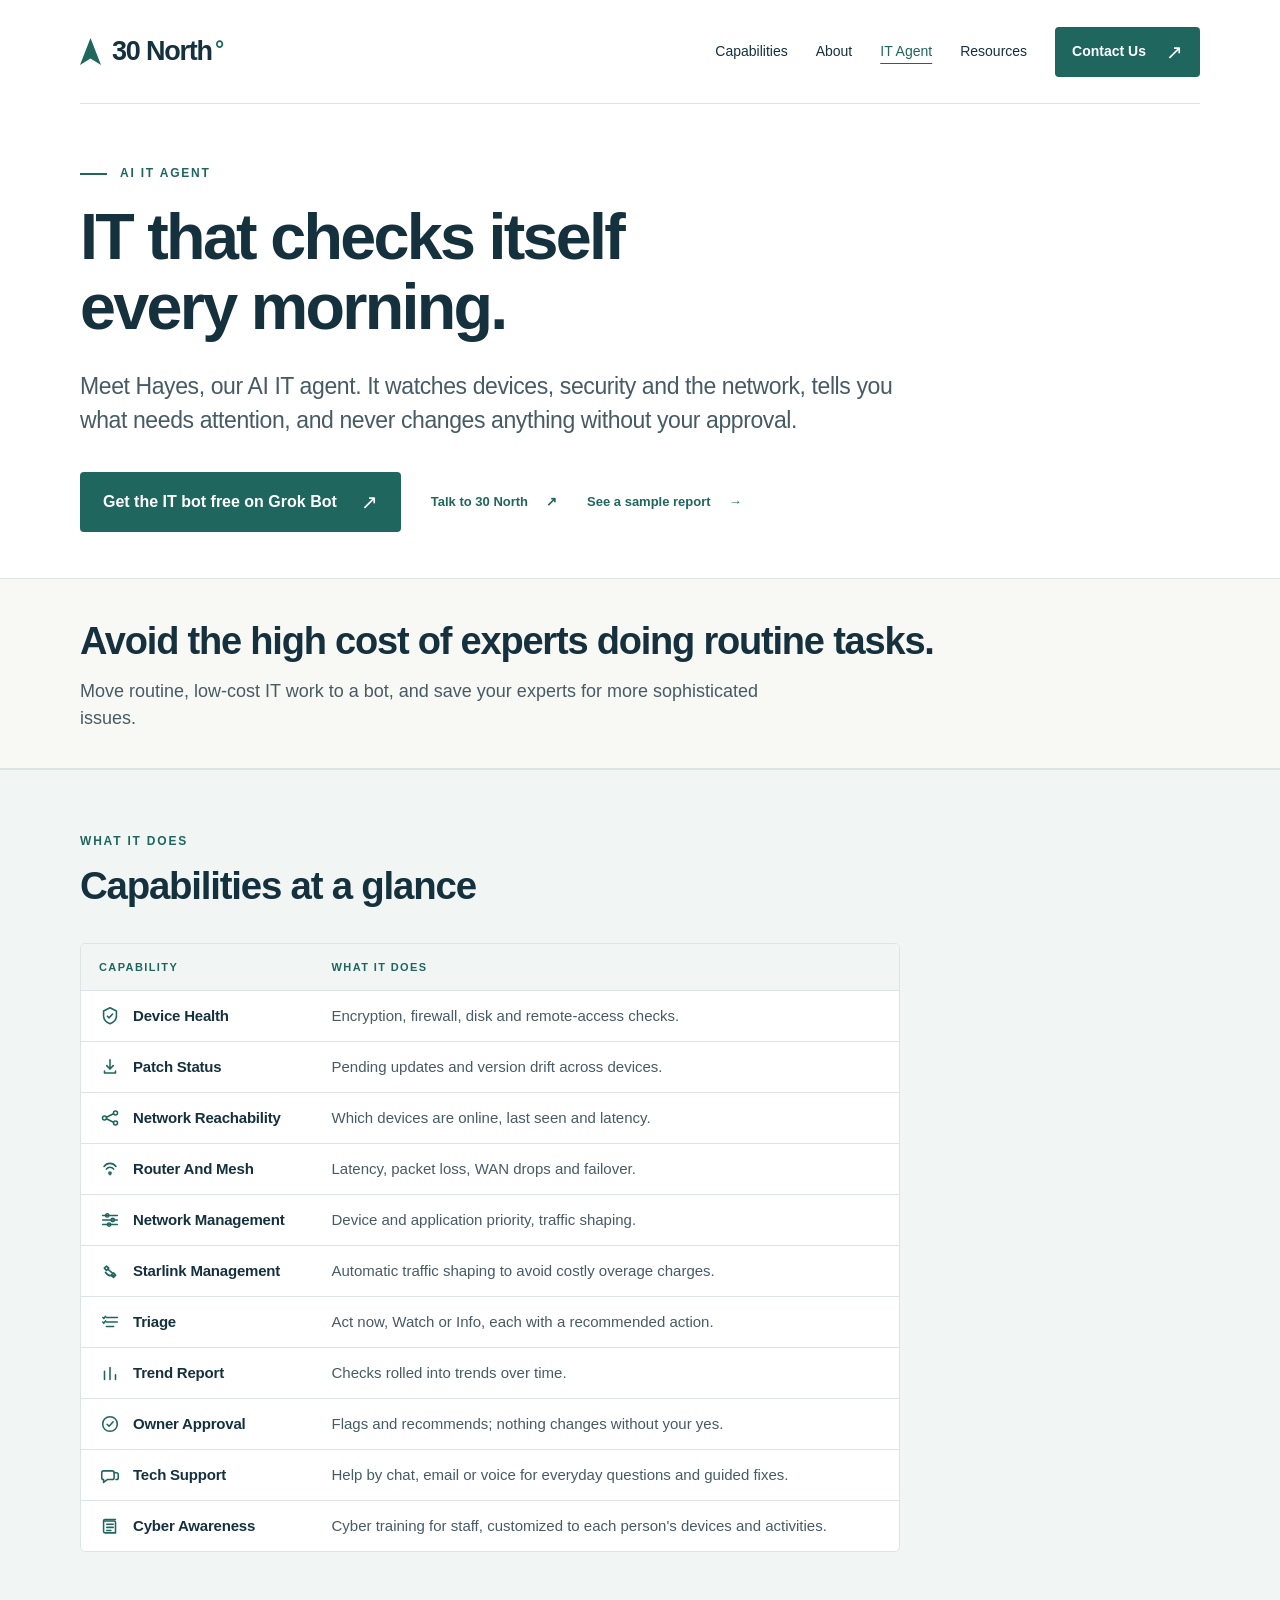
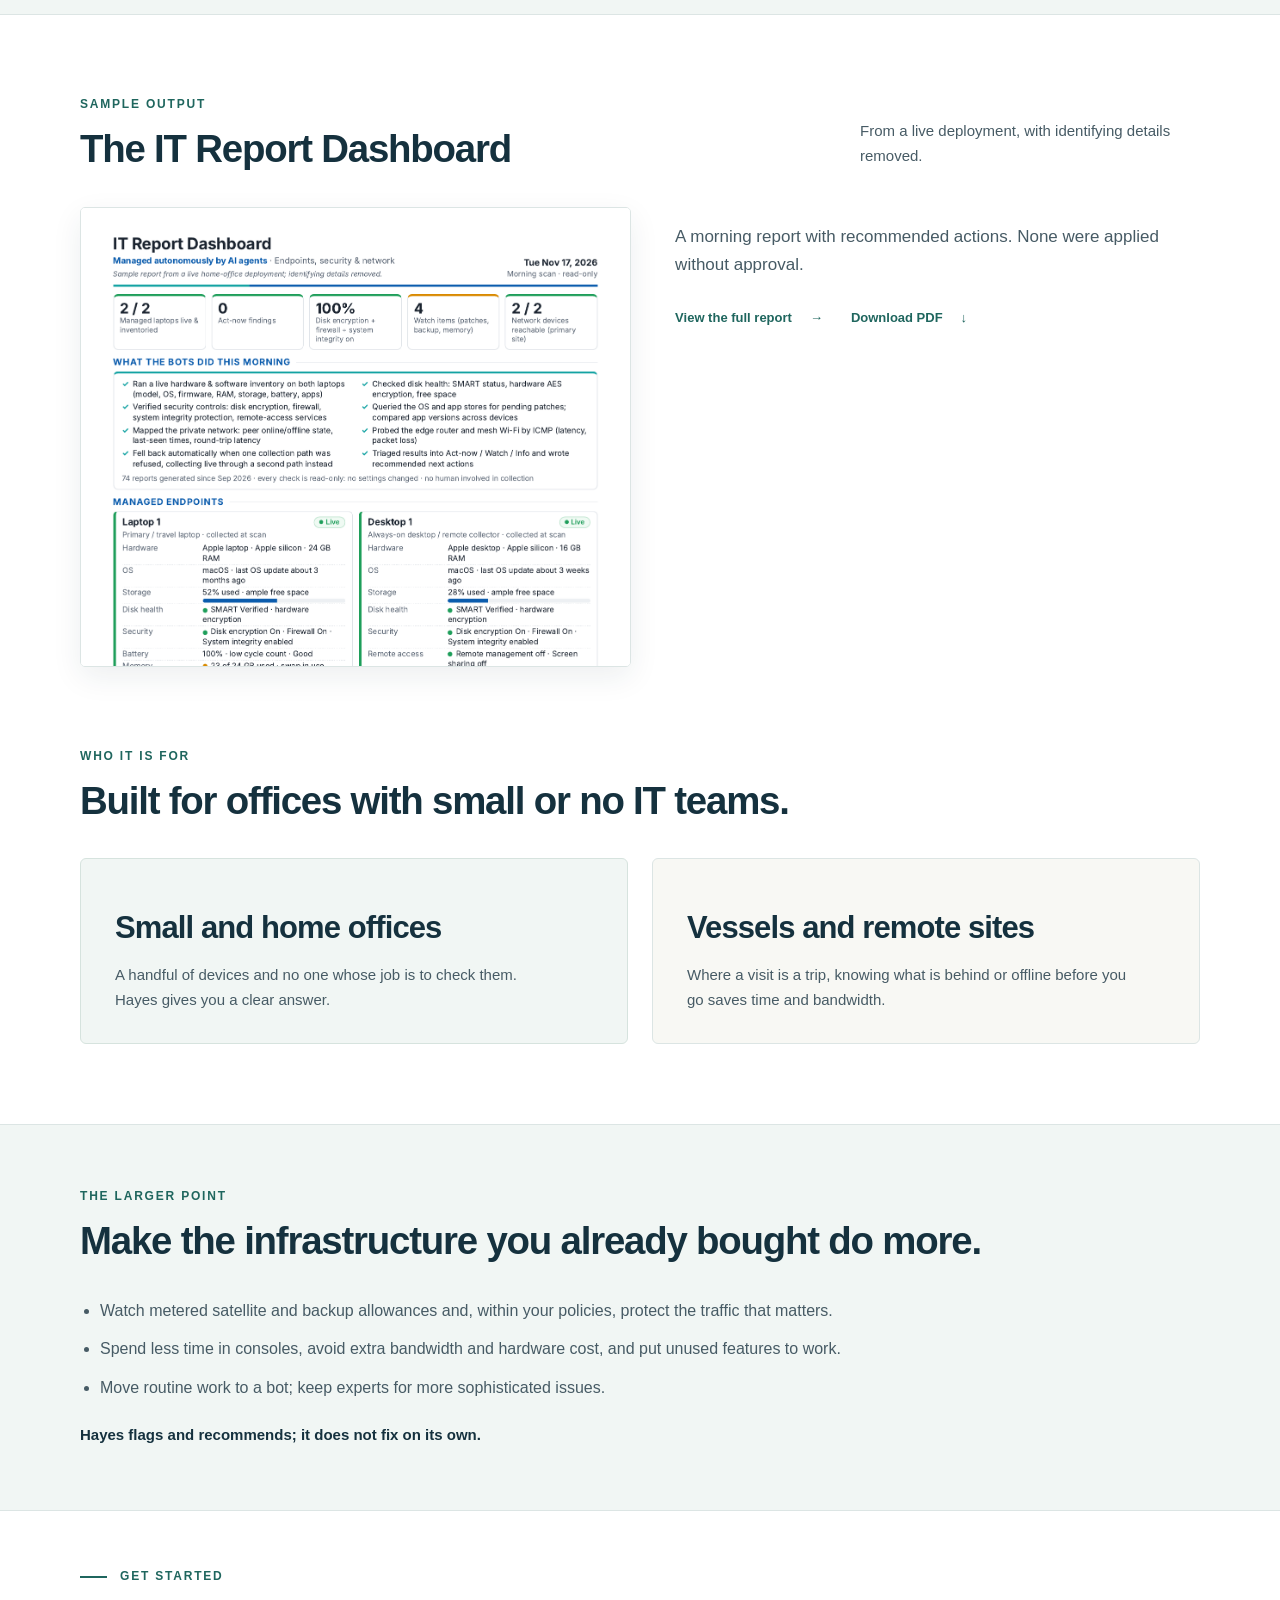
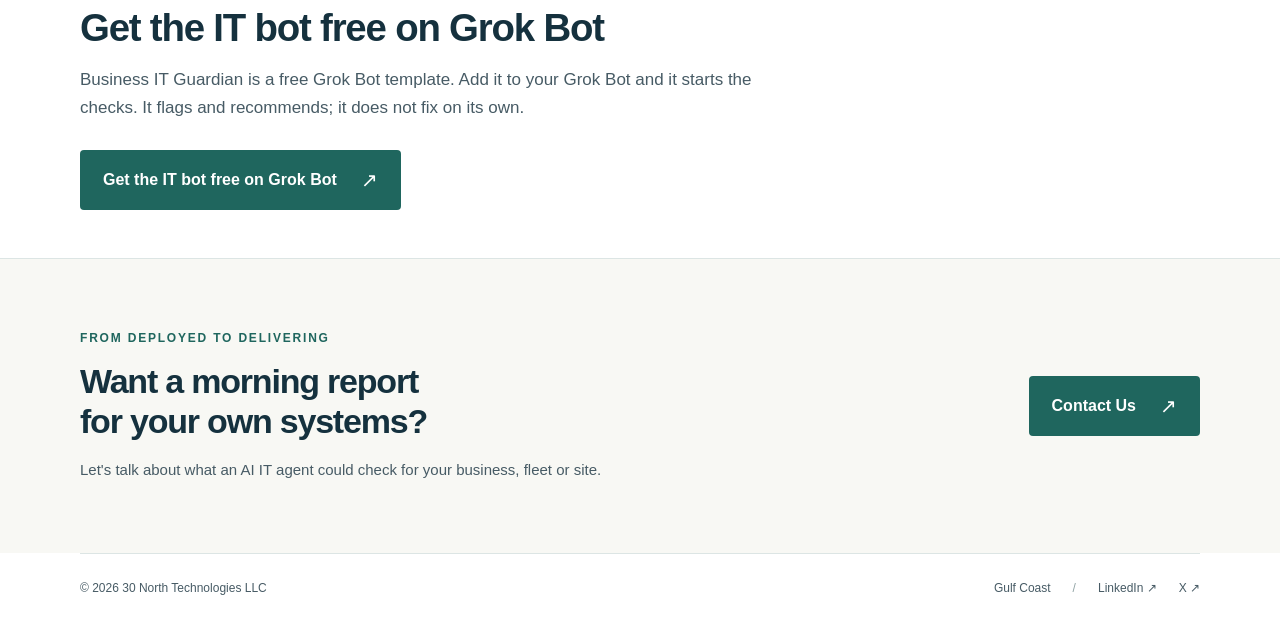
<file: it-bot.html>
<!doctype html>
<html lang="en">
<head>
<!-- Google tag (gtag.js) -->
<script async src="https://www.googletagmanager.com/gtag/js?id=G-WLTWKJCWS1"></script>
<script>
  window.dataLayer = window.dataLayer || [];
  function gtag(){dataLayer.push(arguments);}
  gtag('js', new Date());
  gtag('config', 'G-WLTWKJCWS1');
</script>
  <meta charset="utf-8">
  <meta name="viewport" content="width=device-width, initial-scale=1">
  <meta name="theme-color" content="#153c48">
  <title>Hayes, our AI IT agent | 30 North</title>
  <meta name="description" content="Hayes, the 30 North AI IT agent, runs device, security and network checks, manages traffic and Starlink overages, offers tech support by chat, email or voice, and shares short security tips. Changes only with owner approval.">
  <link rel="canonical" href="https://30north.ai/it-bot.html">
  <meta property="og:title" content="Hayes, our AI IT agent | 30 North">
  <meta property="og:description" content="Hayes, the 30 North AI IT agent, runs device, security and network checks, manages traffic and Starlink overages, offers tech support by chat, email or voice, and shares short security tips. Changes only with owner approval.">
  <meta property="og:url" content="https://30north.ai/it-bot.html">
  <meta property="og:type" content="website">
  <meta property="og:site_name" content="30 North">
  <meta property="og:image" content="https://30north.ai/assets/og-default.png">
  <meta name="twitter:card" content="summary_large_image">
  <meta name="twitter:site" content="@Eregard">
  <link rel="stylesheet" href="styles.css">
</head>
<body>
  <a class="skip-link" href="#main">Skip to content</a>
  <header class="wrap nav">
    <a class="logo" href="index.html" aria-label="30 North home"><span class="logo-mark" aria-hidden="true"></span>30 North<span class="logo-dot" aria-hidden="true">°</span></a>
    <nav aria-label="Main navigation">
      <a class="nav-link" href="index.html#capabilities">Capabilities</a>
      <a class="nav-link" href="index.html#about">About</a>
      <a class="nav-link" href="it-bot.html" aria-current="page">IT Agent</a>
      <a class="nav-link" href="resources.html">Resources</a>
    </nav>
    <a class="btn small" href="mailto:emil@30north.ai">Contact Us <span aria-hidden="true">↗</span></a>
  </header>
  <main id="main">
    <section class="itbot-hero wrap" aria-labelledby="itbot-heading">
      <p class="eyebrow"><span class="accent-line" aria-hidden="true"></span>AI IT agent</p>
      <h1 id="itbot-heading">IT that checks itself every morning.</h1>
      <p class="sub">Meet Hayes, our AI IT agent. It watches devices, security and the network, tells you what needs attention, and never changes anything without your approval.</p>
      <div class="itbot-cta-row"><a class="btn" href="https://x.ai/bot/ySv0aQBpUiD2_6vfO6yD-" target="_blank" rel="noopener">Get the IT bot free on Grok Bot <span aria-hidden="true">↗</span></a><a class="text-link" href="mailto:emil@30north.ai?subject=AI%20IT%20agent">Talk to 30 North <span aria-hidden="true">↗</span></a><a class="text-link" href="it-report-dashboard.html">See a sample report <span aria-hidden="true">→</span></a></div>
    </section>

    <section class="itbot-loss" aria-labelledby="loss-heading">
      <div class="wrap">
        <h2 id="loss-heading">Avoid the high cost of experts doing routine tasks.</h2>
        <p>Move routine, low-cost IT work to a bot, and save your experts for more sophisticated issues.</p>
      </div>
    </section>

    <section class="resource-posts section" aria-labelledby="cap-heading">
      <div class="wrap">
        <div class="section-heading"><div><p class="eyebrow">What it does</p><h2 id="cap-heading">Capabilities at a glance</h2></div></div>
        <table class="cap-table">
          <caption>Hayes capabilities</caption>
          <thead>
            <tr>
              <th scope="col">Capability</th>
              <th scope="col">What it does</th>
            </tr>
          </thead>
          <tbody>
            <tr>
              <th scope="row"><svg class="cap-icon" viewBox="0 0 24 24" aria-hidden="true"><path d="M12 3 5 6.5v5.2c0 4.1 2.7 7.1 7 8.8 4.3-1.7 7-4.7 7-8.8V6.5L12 3z"/><path d="M9.2 12.2 11 14l3.8-4.2"/></svg>Device Health</th>
              <td>Encryption, firewall, disk and remote-access checks.</td>
            </tr>
            <tr>
              <th scope="row"><svg class="cap-icon" viewBox="0 0 24 24" aria-hidden="true"><path d="M12 4v10"/><path d="M8.5 10.5 12 14l3.5-3.5"/><path d="M6 16.5v2h12v-2"/></svg>Patch Status</th>
              <td>Pending updates and version drift across devices.</td>
            </tr>
            <tr>
              <th scope="row"><svg class="cap-icon" viewBox="0 0 24 24" aria-hidden="true"><circle cx="6" cy="12" r="2.2"/><circle cx="18" cy="6.5" r="2.2"/><circle cx="18" cy="17.5" r="2.2"/><path d="M8.1 11.2 15.8 7.4M8.1 12.8 15.8 16.6"/></svg>Network Reachability</th>
              <td>Which devices are online, last seen and latency.</td>
            </tr>
            <tr>
              <th scope="row"><svg class="cap-icon" viewBox="0 0 24 24" aria-hidden="true"><path d="M5.5 9.2a8 8 0 0 1 13 0"/><path d="M8 12.2a4.8 4.8 0 0 1 8 0"/><path d="M12 18.2v0"/><circle cx="12" cy="16.4" r="1.2"/></svg>Router And Mesh</th>
              <td>Latency, packet loss, WAN drops and failover.</td>
            </tr>
            <tr>
              <th scope="row"><svg class="cap-icon" viewBox="0 0 24 24" aria-hidden="true"><path d="M4 7h16"/><circle cx="9" cy="7" r="1.8"/><path d="M4 12h16"/><circle cx="15" cy="12" r="1.8"/><path d="M4 17h16"/><circle cx="11" cy="17" r="1.8"/></svg>Network Management</th>
              <td>Device and application priority, traffic shaping.</td>
            </tr>
            <tr>
              <th scope="row"><svg class="cap-icon" viewBox="0 0 24 24" aria-hidden="true"><path d="M8.2 6.5 5.8 8.9l2.4 2.4 2.4-2.4-2.4-2.4z"/><path d="M15.8 14.1 13.4 16.5l2.4 2.4 2.4-2.4-2.4-2.4z"/><path d="M9.6 9.9 14.4 14.1"/><path d="M7 13.4c2.2 3.4 6.2 4.4 9.6 3.2"/></svg>Starlink Management</th>
              <td>Automatic traffic shaping to avoid costly overage charges.</td>
            </tr>
            <tr>
              <th scope="row"><svg class="cap-icon" viewBox="0 0 24 24" aria-hidden="true"><path d="M8 7h12M8 12h12M8 17h8"/><path d="M4.2 7.1 5.3 8.2 7.2 5.8"/><path d="M4.2 12.1 5.3 13.2 7.2 10.8"/></svg>Triage</th>
              <td>Act now, Watch or Info, each with a recommended action.</td>
            </tr>
            <tr>
              <th scope="row"><svg class="cap-icon" viewBox="0 0 24 24" aria-hidden="true"><path d="M6 19V10M12 19V6M18 19v-5"/></svg>Trend Report</th>
              <td>Checks rolled into trends over time.</td>
            </tr>
            <tr>
              <th scope="row"><svg class="cap-icon" viewBox="0 0 24 24" aria-hidden="true"><circle cx="12" cy="12" r="8"/><path d="M8.8 12.3 11 14.4 15.4 9.6"/></svg>Owner Approval</th>
              <td>Flags and recommends; nothing changes without your yes.</td>
            </tr>
            <tr>
              <th scope="row"><svg class="cap-icon" viewBox="0 0 24 24" aria-hidden="true"><path d="M5 7.5h9.5a2 2 0 0 1 2 2V15a2 2 0 0 1-2 2H9l-4 3v-3H5a2 2 0 0 1-2-2V9.5a2 2 0 0 1 2-2z"/><path d="M16.5 9.5H19a2 2 0 0 1 2 2V15a2 2 0 0 1-2 2h-.5"/></svg>Tech Support</th>
              <td>Help by chat, email or voice for everyday questions and guided fixes.</td>
            </tr>
            <tr>
              <th scope="row"><svg class="cap-icon" viewBox="0 0 24 24" aria-hidden="true"><path d="M5 6.5h11.5A1.5 1.5 0 0 1 18 8v11.5H6.5A1.5 1.5 0 0 1 5 18V6.5z"/><path d="M5 6.5C5 5.7 5.7 5 6.5 5H18"/><path d="M8.5 10h7M8.5 13.5h7M8.5 17h4.5"/></svg>Cyber Awareness</th>
              <td>Cyber training for staff, customized to each person's devices and activities.</td>
            </tr>
          </tbody>
        </table>
      </div>
    </section>

    <section class="section wrap itbot-sample" aria-labelledby="sample-heading">
      <div class="section-heading"><div><p class="eyebrow">Sample output</p><h2 id="sample-heading">The IT Report Dashboard</h2></div><p class="section-intro">From a live deployment, with identifying details removed.</p></div>
      <div class="itbot-sample-grid">
        <a class="itbot-shot" href="it-report-dashboard.html"><img src="assets/it-report-dashboard-preview.png" alt="Sample IT Report Dashboard with headline metrics, managed device cards and a security posture table" width="1275" height="1650" loading="eager"></a>
        <div class="itbot-sample-copy">
          <p>A morning report with recommended actions. None were applied without approval.</p>
          <div class="itbot-links"><a class="text-link" href="it-report-dashboard.html">View the full report <span aria-hidden="true">→</span></a><a class="text-link" href="assets/it-report-dashboard-sample.pdf">Download PDF <span aria-hidden="true">↓</span></a></div>
        </div>
      </div>
    </section>

    <section class="section wrap itbot-fit" aria-labelledby="fit-heading">
      <div class="section-heading"><div><p class="eyebrow">Who it is for</p><h2 id="fit-heading">Built for offices with small or no IT teams.</h2></div></div>
      <div class="lanes">
        <div class="lane lane-tech"><h3>Small and home offices</h3><p>A handful of devices and no one whose job is to check them. Hayes gives you a clear answer.</p></div>
        <div class="lane lane-ops"><h3>Vessels and remote sites</h3><p>Where a visit is a trip, knowing what is behind or offline before you go saves time and bandwidth.</p></div>
      </div>
    </section>

    <section class="resource-posts section" aria-labelledby="value-heading">
      <div class="wrap">
        <div class="section-heading"><div><p class="eyebrow">The larger point</p><h2 id="value-heading">Make the infrastructure you already bought do more.</h2></div></div>
        <ul class="itbot-point-list">
          <li>Watch metered satellite and backup allowances and, within your policies, protect the traffic that matters.</li>
          <li>Spend less time in consoles, avoid extra bandwidth and hardware cost, and put unused features to work.</li>
          <li>Move routine work to a bot; keep experts for more sophisticated issues.</li>
        </ul>
        <p class="itbot-point-note">Hayes flags and recommends; it does not fix on its own.</p>
      </div>
    </section>

    <section class="itbot-get wrap" aria-labelledby="getbot-heading">
      <p class="eyebrow"><span class="accent-line" aria-hidden="true"></span>Get started</p>
      <h2 id="getbot-heading">Get the IT bot free on Grok Bot</h2>
      <p>Business IT Guardian is a free Grok Bot template. Add it to your Grok Bot and it starts the checks. It flags and recommends; it does not fix on its own.</p>
      <div class="itbot-cta-row"><a class="btn" href="https://x.ai/bot/ySv0aQBpUiD2_6vfO6yD-" target="_blank" rel="noopener">Get the IT bot free on Grok Bot <span aria-hidden="true">↗</span></a></div>
    </section>

    <section class="resource-contact-band">
      <div class="cta wrap">
        <div><p class="eyebrow">From deployed to delivering</p><h2>Want a morning report<br> for your own systems?</h2><p>Let's talk about what an AI IT agent could check for your business, fleet or site.</p></div>
        <a class="btn" href="mailto:emil@30north.ai">Contact Us <span aria-hidden="true">↗</span></a>
      </div>
    </section>
  </main>
  <footer class="wrap foot">
    <span>© 2026 30 North Technologies LLC</span>
    <div><span>Gulf Coast</span><span class="footer-separator" aria-hidden="true">/</span><a href="https://www.linkedin.com/in/emil-regard-3751a11/" target="_blank" rel="noopener noreferrer">LinkedIn <span aria-hidden="true">↗</span></a><a href="https://x.com/Eregard" aria-label="Emil Regard on X" target="_blank" rel="noopener noreferrer">X <span aria-hidden="true">↗</span></a></div>
  </footer>
</body>
</html>
</file>
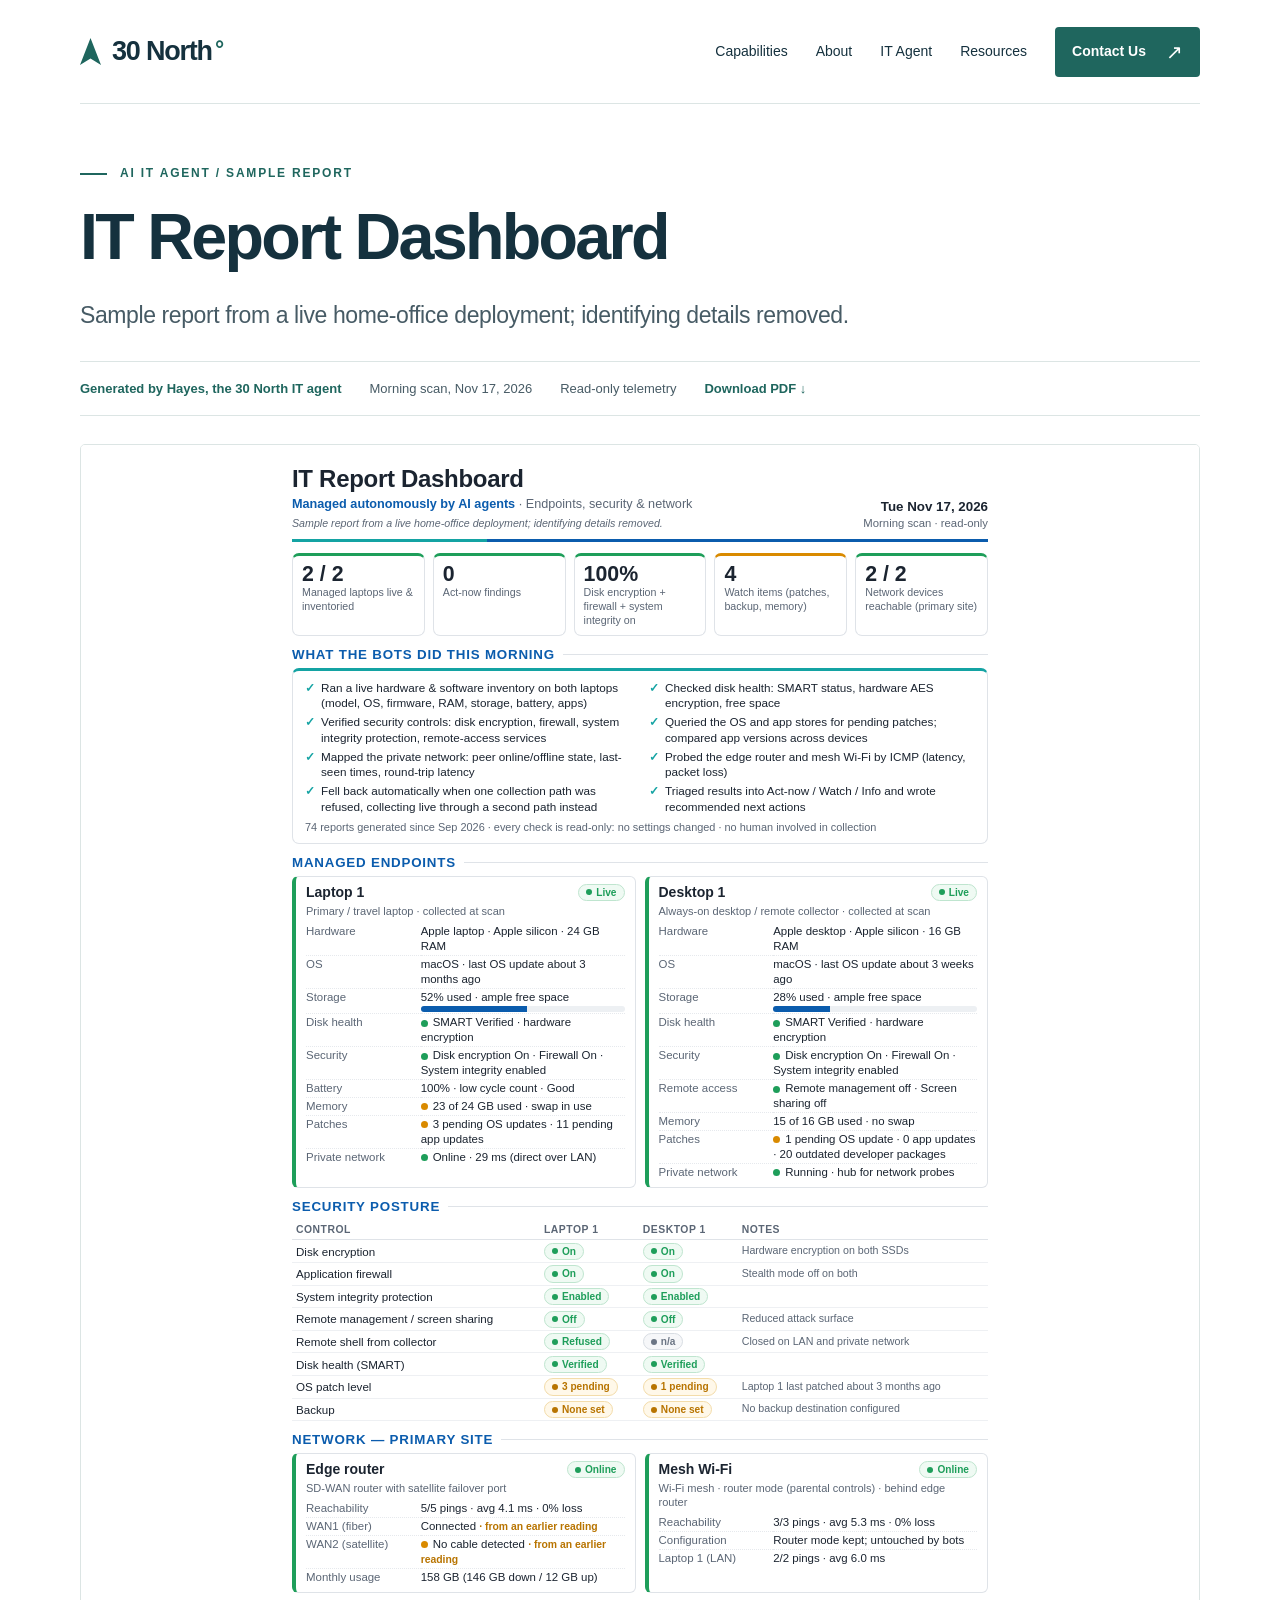
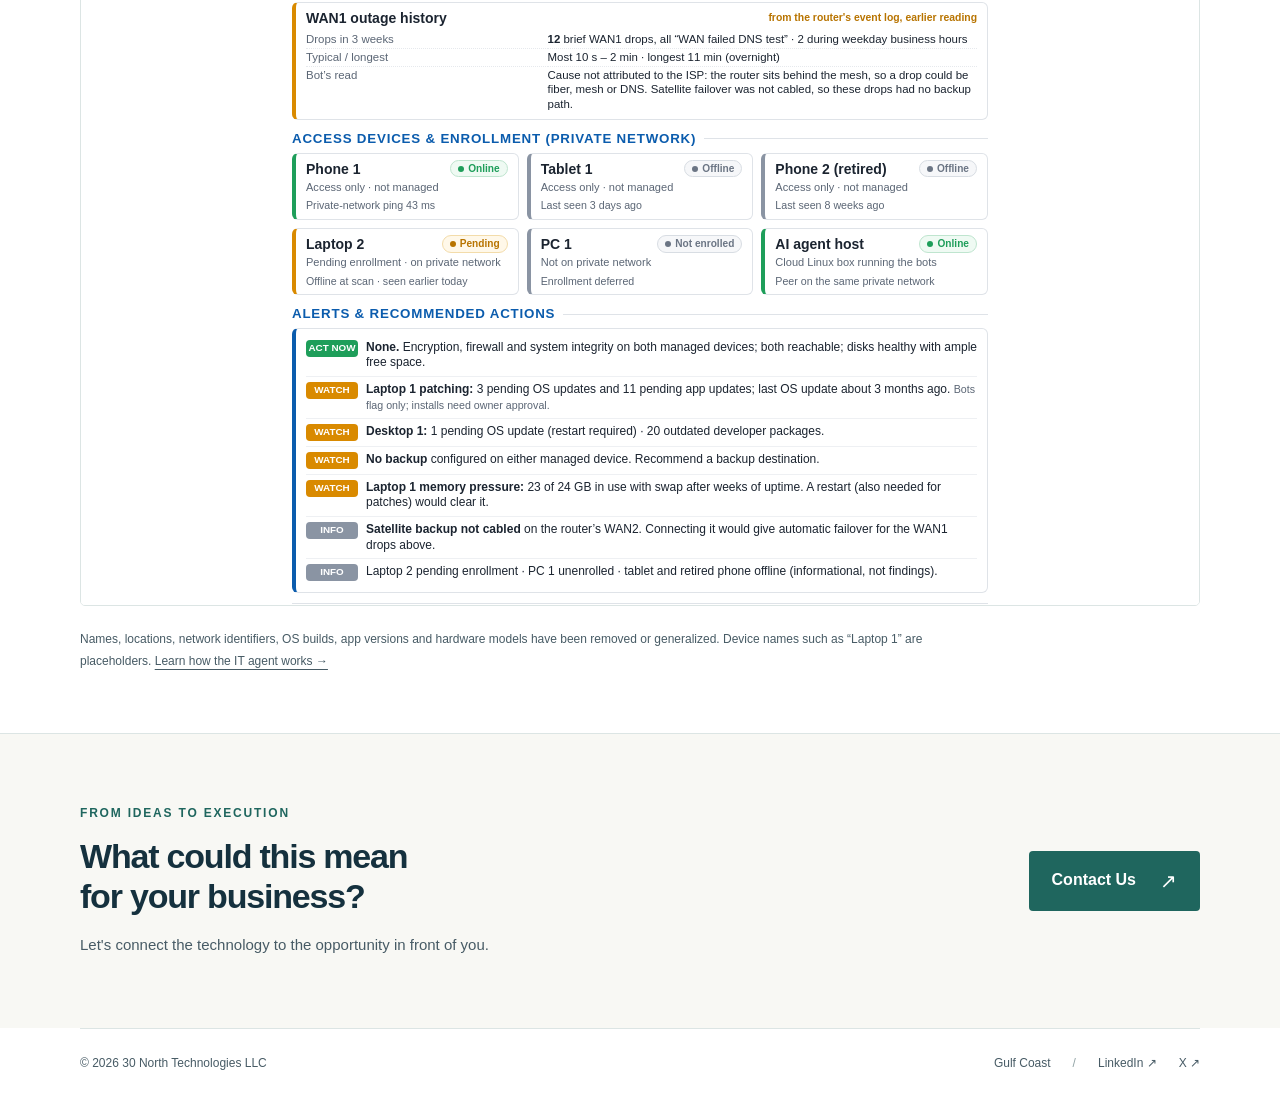
<file: it-report-dashboard.html>
<!doctype html>
<html lang="en">
<head>
<!-- Google tag (gtag.js) -->
<script async src="https://www.googletagmanager.com/gtag/js?id=G-WLTWKJCWS1"></script>
<script>
  window.dataLayer = window.dataLayer || [];
  function gtag(){dataLayer.push(arguments);}
  gtag('js', new Date());
  gtag('config', 'G-WLTWKJCWS1');
</script>
  <meta charset="utf-8">
  <meta name="viewport" content="width=device-width, initial-scale=1">
  <meta name="theme-color" content="#153c48">
  <title>IT Report Dashboard (sample) | 30 North</title>
  <meta name="description" content="A sample IT Report Dashboard produced by the 30 North AI IT agent from a live home-office deployment, with identifying details removed.">
  <link rel="canonical" href="https://30north.ai/it-report-dashboard.html">
  <meta property="og:title" content="IT Report Dashboard (sample) | 30 North">
  <meta property="og:description" content="A sample IT Report Dashboard produced by the 30 North AI IT agent from a live home-office deployment, with identifying details removed.">
  <meta property="og:url" content="https://30north.ai/it-report-dashboard.html">
  <meta property="og:type" content="website">
  <meta property="og:site_name" content="30 North">
  <meta property="og:image" content="https://30north.ai/assets/og-default.png">
  <meta name="twitter:card" content="summary_large_image">
  <meta name="twitter:site" content="@Eregard">
  <link rel="stylesheet" href="styles.css">
</head>
<body>
  <a class="skip-link" href="#main">Skip to content</a>
  <header class="wrap nav">
    <a class="logo" href="index.html" aria-label="30 North home"><span class="logo-mark" aria-hidden="true"></span>30 North<span class="logo-dot" aria-hidden="true">°</span></a>
    <nav aria-label="Main navigation">
      <a class="nav-link" href="index.html#capabilities">Capabilities</a>
      <a class="nav-link" href="index.html#about">About</a>
      <a class="nav-link" href="it-bot.html">IT Agent</a>
      <a class="nav-link" href="resources.html">Resources</a>
    </nav>
    <a class="btn small" href="mailto:emil@30north.ai">Contact Us <span aria-hidden="true">↗</span></a>
  </header>
  <main id="main">
    <section class="wrap report-hero" aria-labelledby="report-heading">
      <p class="eyebrow"><span class="accent-line" aria-hidden="true"></span><a href="it-bot.html">AI IT agent</a> / Sample report</p>
      <h1 id="report-heading">IT Report Dashboard</h1>
      <p class="sub">Sample report from a live home-office deployment; identifying details removed.</p>
      <div class="article-meta"><span>Generated by Hayes, the 30 North IT agent</span><time datetime="2026-11-17">Morning scan, Nov 17, 2026</time><span>Read-only telemetry</span><a href="assets/it-report-dashboard-sample.pdf">Download PDF ↓</a></div>
    </section>
    <section class="wrap report-frame-wrap" aria-label="Sample IT Report Dashboard">
      <div class="report-frame-scroll"><iframe class="report-frame" src="assets/it-report-dashboard-sample.html" title="Sample IT Report Dashboard" loading="lazy"></iframe></div>
      <p class="resource-note">Names, locations, network identifiers, OS builds, app versions and hardware models have been removed or generalized. Device names such as “Laptop 1” are placeholders. <a href="it-bot.html">Learn how the IT agent works →</a></p>
    </section>

    <section class="resource-contact-band">
      <div class="cta wrap">
        <div><p class="eyebrow">From ideas to execution</p><h2>What could this mean<br> for your business?</h2><p>Let's connect the technology to the opportunity in front of you.</p></div>
        <a class="btn" href="mailto:emil@30north.ai">Contact Us <span aria-hidden="true">↗</span></a>
      </div>
    </section>
  </main>
  <footer class="wrap foot">
    <span>© 2026 30 North Technologies LLC</span>
    <div><span>Gulf Coast</span><span class="footer-separator" aria-hidden="true">/</span><a href="https://www.linkedin.com/in/emil-regard-3751a11/" target="_blank" rel="noopener noreferrer">LinkedIn <span aria-hidden="true">↗</span></a><a href="https://x.com/Eregard" aria-label="Emil Regard on X" target="_blank" rel="noopener noreferrer">X <span aria-hidden="true">↗</span></a></div>
  </footer>
</body>
</html>
</file>
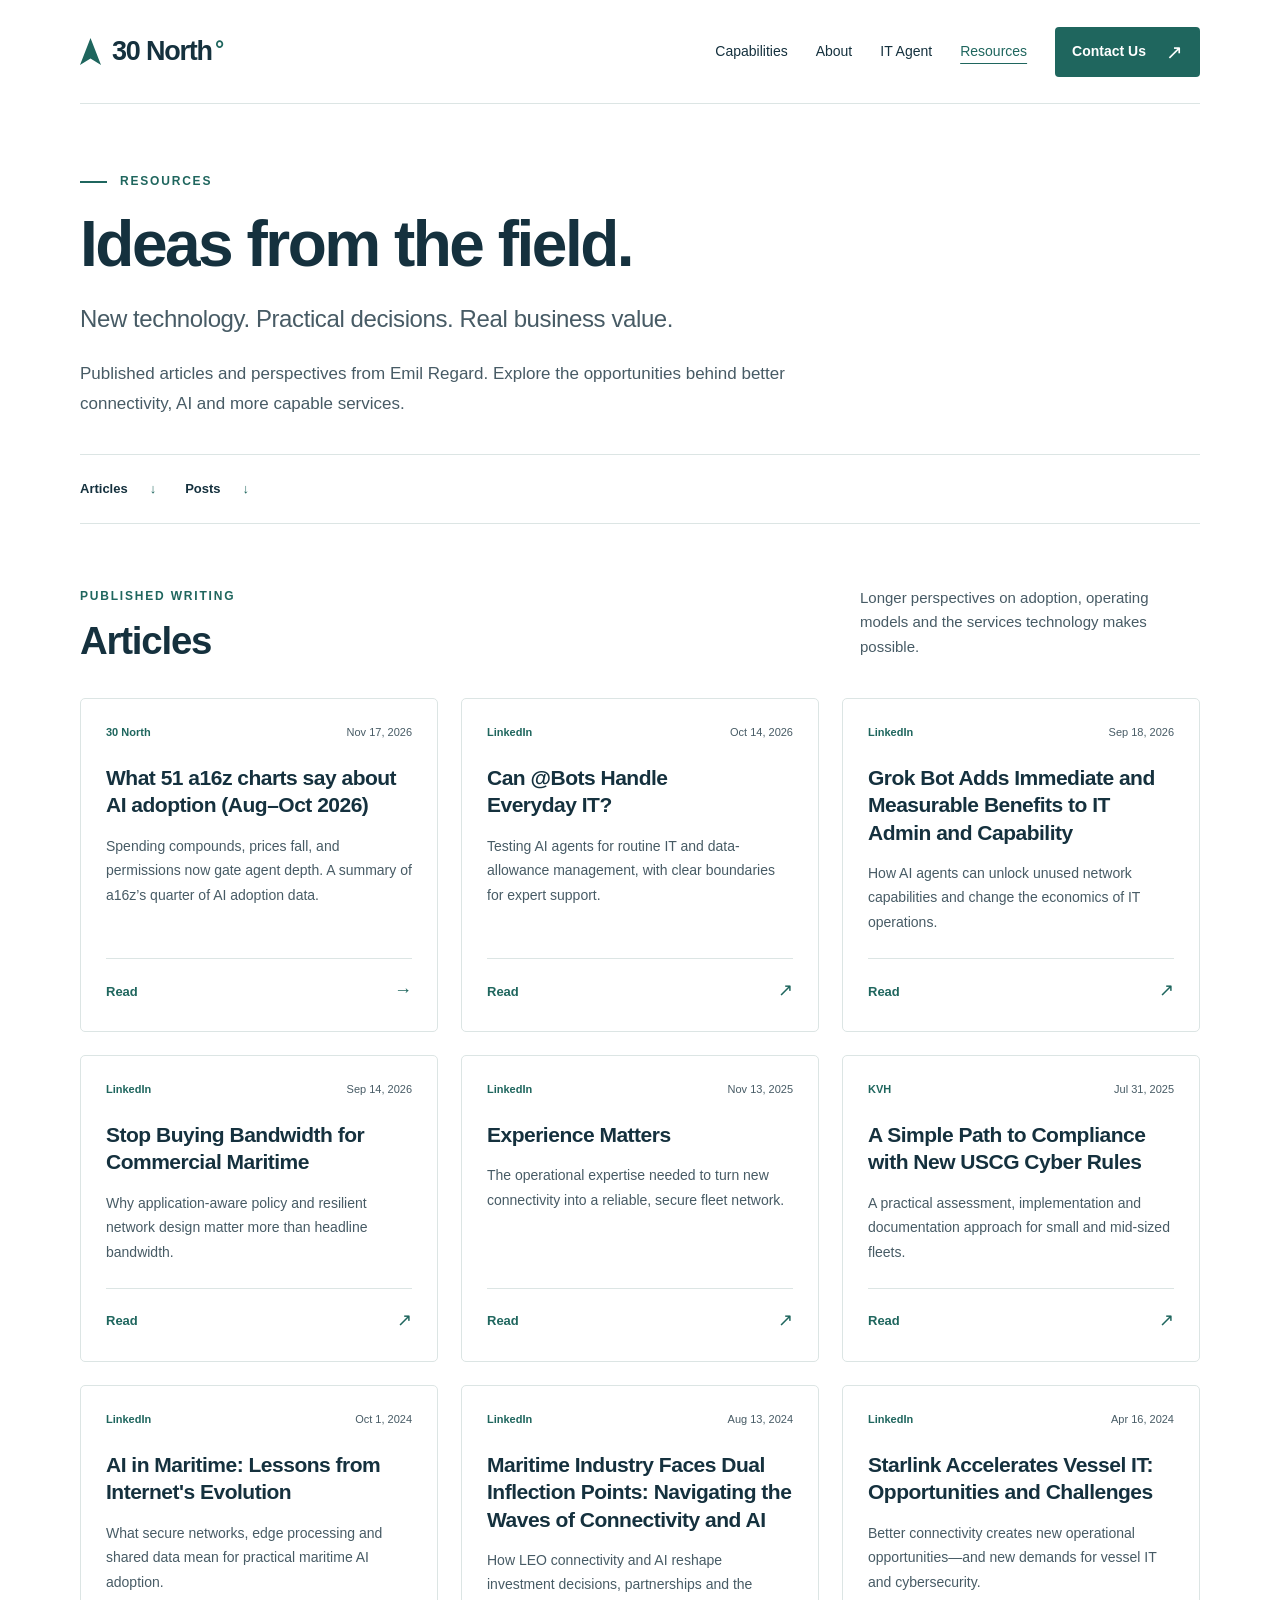
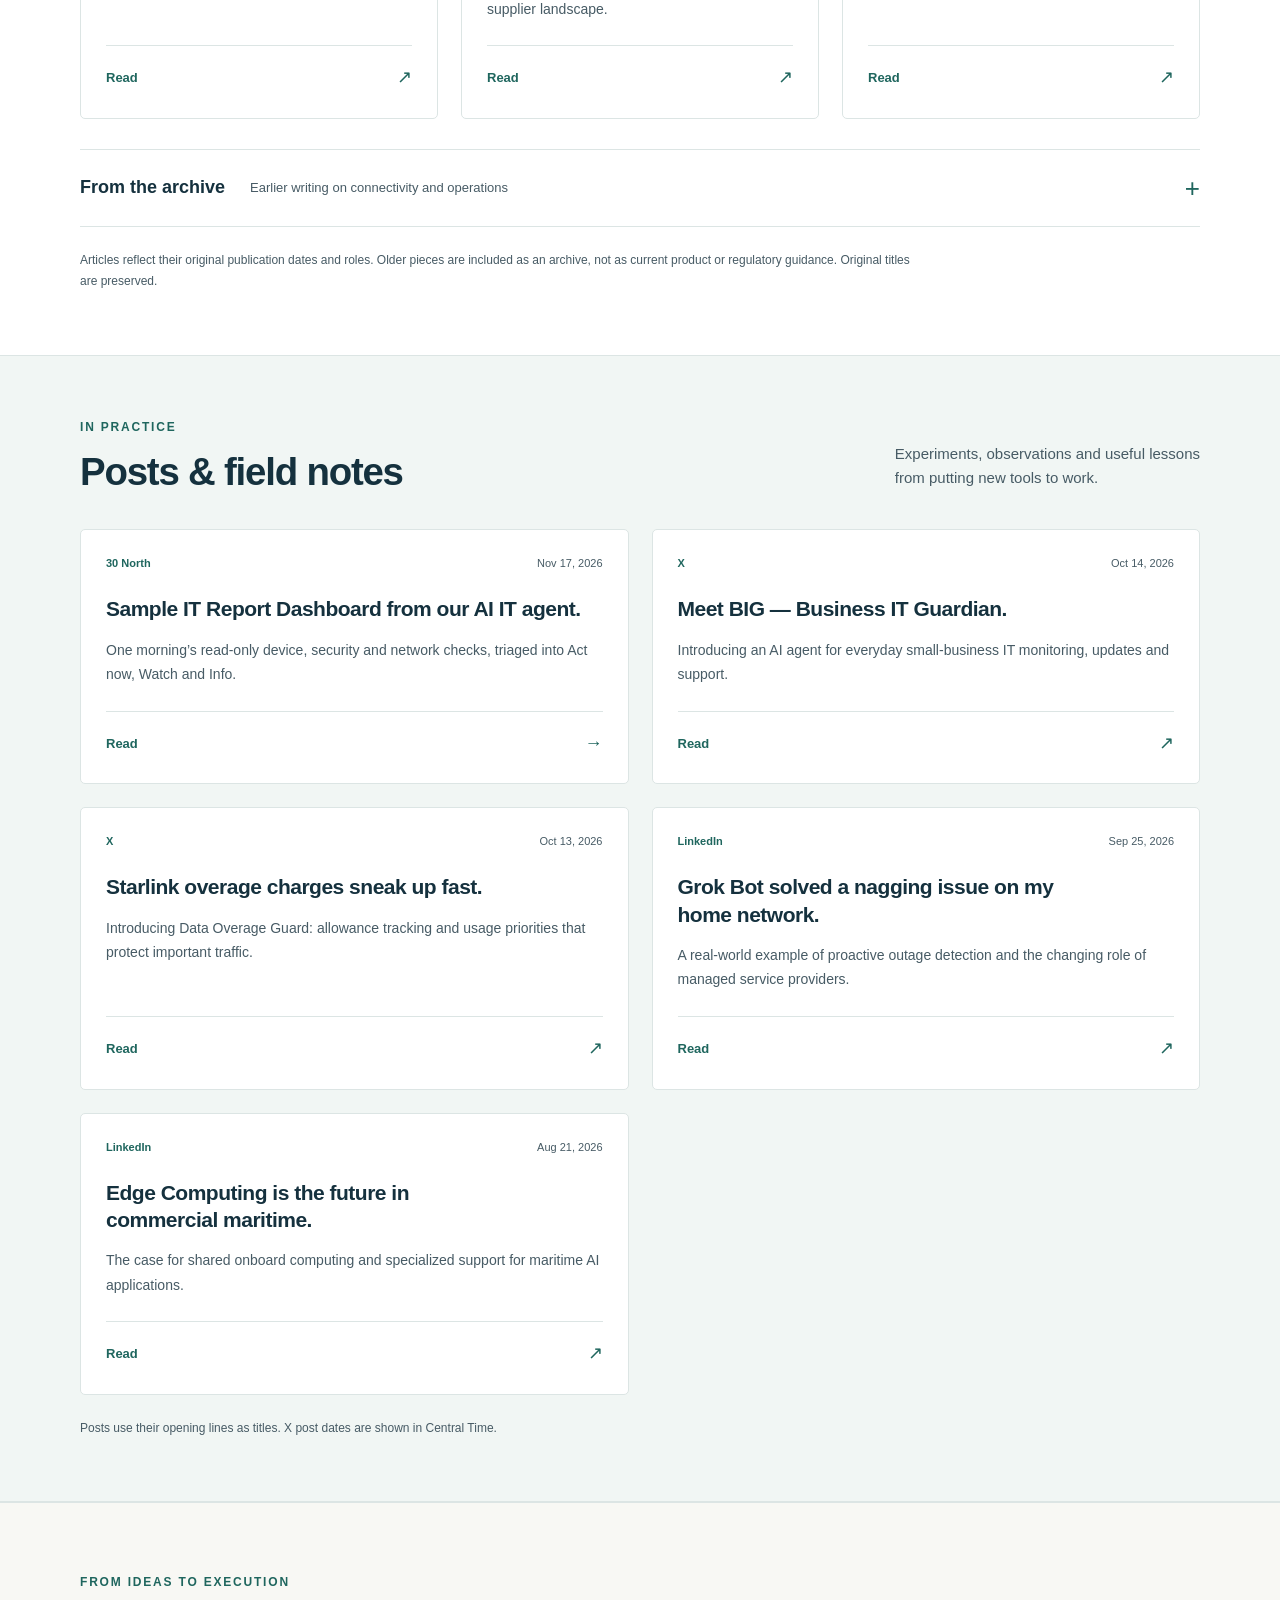
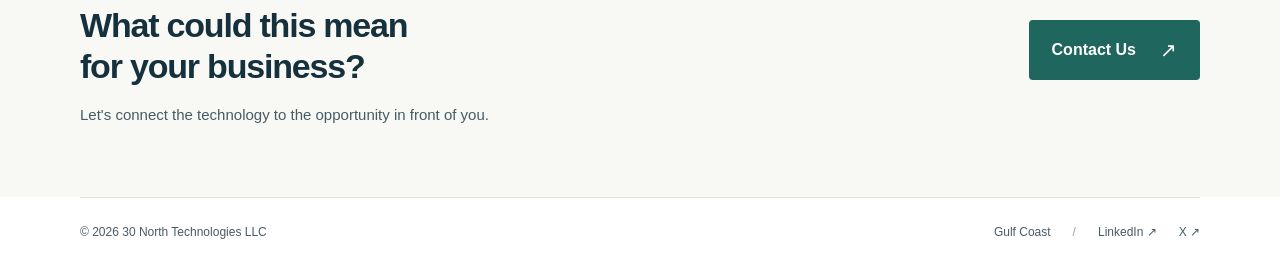
<file: resources.html>
<!doctype html>
<html lang="en">
<head>
<!-- Google tag (gtag.js) -->
<script async src="https://www.googletagmanager.com/gtag/js?id=G-WLTWKJCWS1"></script>
<script>
  window.dataLayer = window.dataLayer || [];
  function gtag(){dataLayer.push(arguments);}
  gtag('js', new Date());
  gtag('config', 'G-WLTWKJCWS1');
</script>
  <meta charset="utf-8">
  <meta name="viewport" content="width=device-width, initial-scale=1">
  <meta name="theme-color" content="#153c48">
  <title>Resources | 30 North</title>
  <meta name="description" content="Published articles and perspectives by Emil Regard on AI adoption, connectivity, cybersecurity and turning technology into business value.">
  <link rel="canonical" href="https://30north.ai/resources.html">
  <meta property="og:title" content="Resources | 30 North">
  <meta property="og:description" content="Published articles and perspectives by Emil Regard on AI adoption, connectivity, cybersecurity and turning technology into business value.">
  <meta property="og:url" content="https://30north.ai/resources.html">
  <meta property="og:type" content="website">
  <meta property="og:site_name" content="30 North">
  <meta property="og:image" content="https://30north.ai/assets/og-default.png">
  <meta name="twitter:card" content="summary_large_image">
  <meta name="twitter:site" content="@Eregard">
  <link rel="stylesheet" href="styles.css">
</head>
<body>
  <a class="skip-link" href="#main">Skip to content</a>
  <header class="wrap nav">
    <a class="logo" href="index.html" aria-label="30 North home"><span class="logo-mark" aria-hidden="true"></span>30 North<span class="logo-dot" aria-hidden="true">°</span></a>
    <nav aria-label="Main navigation">
      <a class="nav-link" href="index.html#capabilities">Capabilities</a>
      <a class="nav-link" href="index.html#about">About</a>
      <a class="nav-link" href="it-bot.html">IT Agent</a>
      <a class="nav-link" href="resources.html" aria-current="page">Resources</a>
    </nav>
    <a class="btn small" href="mailto:emil@30north.ai">Contact Us <span aria-hidden="true">↗</span></a>
  </header>
  <main id="main">
    <section class="resources-hero wrap" aria-labelledby="resources-heading">
      <p class="eyebrow"><span class="accent-line" aria-hidden="true"></span>Resources</p>
      <h1 id="resources-heading">Ideas from the field.</h1>
      <p class="sub">New technology. Practical decisions. Real business value.</p>
      <p class="resources-intro">Published articles and perspectives from Emil Regard. Explore the opportunities behind better connectivity, AI and more capable services.</p>
      <nav class="resource-jumps" aria-label="Resource categories"><a href="#articles">Articles <span aria-hidden="true">↓</span></a><a href="#posts">Posts <span aria-hidden="true">↓</span></a></nav>
    </section>

    <section class="resource-section section wrap" id="articles" aria-labelledby="articles-heading">
      <div class="section-heading"><div><p class="eyebrow">Published writing</p><h2 id="articles-heading">Articles</h2></div><p class="section-intro">Longer perspectives on adoption, operating<br>models and the services technology makes possible.</p></div>
      <div class="resources-grid">
        <article class="resource-card">
          <div class="resource-meta"><span>30 North</span><time datetime="2026-11-17">Nov 17, 2026</time></div>
          <h3>What 51 a16z charts say about AI adoption (Aug–Oct 2026)</h3>
          <p>Spending compounds, prices fall, and permissions now gate agent depth. A summary of a16z’s quarter of AI adoption data.</p>
          <a class="resource-read" href="ai-adoption-a16z-2026.html" aria-label="Read What 51 a16z charts say about AI adoption">Read <span aria-hidden="true">→</span></a>
        </article>
        <article class="resource-card">
          <div class="resource-meta"><span>LinkedIn</span><time datetime="2026-10-14">Oct 14, 2026</time></div>
          <h3>Can @Bots Handle Everyday IT?</h3>
          <p>Testing AI agents for routine IT and data-allowance management, with clear boundaries for expert support.</p>
          <a class="resource-read" href="https://www.linkedin.com/pulse/can-bots-handle-everyday-emil-regard-bqquc" target="_blank" rel="noopener noreferrer" aria-label="Read Can @Bots Handle Everyday IT? on LinkedIn">Read <span aria-hidden="true">↗</span></a>
        </article>
        <article class="resource-card">
          <div class="resource-meta"><span>LinkedIn</span><time datetime="2026-09-18">Sep 18, 2026</time></div>
          <h3>Grok Bot Adds Immediate and Measurable Benefits to IT Admin and Capability</h3>
          <p>How AI agents can unlock unused network capabilities and change the economics of IT operations.</p>
          <a class="resource-read" href="https://www.linkedin.com/pulse/grok-bot-adds-immediate-measurable-benefits-admin-emil-regard-cohae" target="_blank" rel="noopener noreferrer" aria-label="Read Grok Bot Adds Immediate and Measurable Benefits to IT Admin and Capability on LinkedIn">Read <span aria-hidden="true">↗</span></a>
        </article>
        <article class="resource-card">
          <div class="resource-meta"><span>LinkedIn</span><time datetime="2026-09-14">Sep 14, 2026</time></div>
          <h3>Stop Buying Bandwidth for Commercial Maritime</h3>
          <p>Why application-aware policy and resilient network design matter more than headline bandwidth.</p>
          <a class="resource-read" href="https://www.linkedin.com/pulse/stop-buying-bandwidth-commercial-maritime-emil-regard-rx6lf/" target="_blank" rel="noopener noreferrer" aria-label="Read Stop Buying Bandwidth for Commercial Maritime on LinkedIn">Read <span aria-hidden="true">↗</span></a>
        </article>
        <article class="resource-card">
          <div class="resource-meta"><span>LinkedIn</span><time datetime="2025-11-13">Nov 13, 2025</time></div>
          <h3>Experience Matters</h3>
          <p>The operational expertise needed to turn new connectivity into a reliable, secure fleet network.</p>
          <a class="resource-read" href="https://www.linkedin.com/pulse/experience-matters-emil-regard-aekmc" target="_blank" rel="noopener noreferrer" aria-label="Read Experience Matters on LinkedIn">Read <span aria-hidden="true">↗</span></a>
        </article>
        <article class="resource-card">
          <div class="resource-meta"><span>KVH</span><time datetime="2025-07-31">Jul 31, 2025</time></div>
          <h3>A Simple Path to Compliance with New USCG Cyber Rules</h3>
          <p>A practical assessment, implementation and documentation approach for small and mid-sized fleets.</p>
          <a class="resource-read" href="https://www.kvh.com/2025/07/a-simple-path-to-compliance-with-new-uscg-cyber-rules/" target="_blank" rel="noopener noreferrer" aria-label="Read A Simple Path to Compliance with New USCG Cyber Rules on KVH">Read <span aria-hidden="true">↗</span></a>
        </article>
        <article class="resource-card">
          <div class="resource-meta"><span>LinkedIn</span><time datetime="2024-10-01">Oct 1, 2024</time></div>
          <h3>AI in Maritime: Lessons from Internet&#x27;s Evolution</h3>
          <p>What secure networks, edge processing and shared data mean for practical maritime AI adoption.</p>
          <a class="resource-read" href="https://www.linkedin.com/pulse/ai-maritime-lessons-from-internets-evolution-emil-regard-joqee" target="_blank" rel="noopener noreferrer" aria-label="Read AI in Maritime: Lessons from Internet&#x27;s Evolution on LinkedIn">Read <span aria-hidden="true">↗</span></a>
        </article>
        <article class="resource-card">
          <div class="resource-meta"><span>LinkedIn</span><time datetime="2024-08-13">Aug 13, 2024</time></div>
          <h3>Maritime Industry Faces Dual Inflection Points: Navigating the Waves of Connectivity and AI</h3>
          <p>How LEO connectivity and AI reshape investment decisions, partnerships and the supplier landscape.</p>
          <a class="resource-read" href="https://www.linkedin.com/pulse/maritime-industry-faces-dual-inflection-points-waves-ai-emil-regard-kt5ne" target="_blank" rel="noopener noreferrer" aria-label="Read Maritime Industry Faces Dual Inflection Points: Navigating the Waves of Connectivity and AI on LinkedIn">Read <span aria-hidden="true">↗</span></a>
        </article>
        <article class="resource-card">
          <div class="resource-meta"><span>LinkedIn</span><time datetime="2024-04-16">Apr 16, 2024</time></div>
          <h3>Starlink Accelerates Vessel IT: Opportunities and Challenges</h3>
          <p>Better connectivity creates new operational opportunities—and new demands for vessel IT and cybersecurity.</p>
          <a class="resource-read" href="https://www.linkedin.com/pulse/starlink-accelerates-vessel-opportunities-challenges-emil-regard-sxhle" target="_blank" rel="noopener noreferrer" aria-label="Read Starlink Accelerates Vessel IT: Opportunities and Challenges on LinkedIn">Read <span aria-hidden="true">↗</span></a>
        </article>
      </div>
      <details class="resource-archive">
        <summary><span>From the archive</span><span class="archive-description">Earlier writing on connectivity and operations</span><span class="archive-toggle" aria-hidden="true">+</span></summary>
        <div class="resources-grid">
        <article class="resource-card">
          <div class="resource-meta"><span>LinkedIn</span><time datetime="2016-08-23">Aug 23, 2016</time></div>
          <h3>Is Airline Connectivity Paralleling Maritime VSAT Adoption?</h3>
          <p>Lessons aviation and maritime can share as connectivity expands from passenger use to operational applications.</p>
          <a class="resource-read" href="https://www.linkedin.com/pulse/airline-connectivity-paralleling-maritime-vsat-adoption-emil-regard" target="_blank" rel="noopener noreferrer" aria-label="Read Is Airline Connectivity Paralleling Maritime VSAT Adoption? on LinkedIn">Read <span aria-hidden="true">↗</span></a>
        </article>
        <article class="resource-card">
          <div class="resource-meta"><span>LinkedIn</span><time datetime="2016-08-16">Aug 16, 2016</time></div>
          <h3>Maritime Hurricane Prepardness</h3>
          <p>Planning redundant communications and remote access before severe weather interrupts operations.</p>
          <a class="resource-read" href="https://www.linkedin.com/pulse/maritime-hurricane-prepardness-emil-regard" target="_blank" rel="noopener noreferrer" aria-label="Read Maritime Hurricane Prepardness on LinkedIn">Read <span aria-hidden="true">↗</span></a>
        </article>
        <article class="resource-card">
          <div class="resource-meta"><span>LinkedIn</span><time datetime="2016-07-18">Jul 18, 2016</time></div>
          <h3>Identifying Bandwidth Hogs on Your VSAT Network</h3>
          <p>Understanding how devices and applications consume bandwidth before buying more capacity.</p>
          <a class="resource-read" href="https://www.linkedin.com/pulse/identifying-bandwidth-hogs-your-vsat-network-emil-regard" target="_blank" rel="noopener noreferrer" aria-label="Read Identifying Bandwidth Hogs on Your VSAT Network on LinkedIn">Read <span aria-hidden="true">↗</span></a>
        </article>
        <article class="resource-card">
          <div class="resource-meta"><span>LinkedIn</span><time datetime="2016-07-11">Jul 11, 2016</time></div>
          <h3>Using Maritime VSAT to Create Logistics Efficiencies</h3>
          <p>Using live video, vessel tracking and geofencing to improve cargo planning and offshore logistics.</p>
          <a class="resource-read" href="https://www.linkedin.com/pulse/using-maritime-vsat-create-logistics-efficiencies-emil-regard" target="_blank" rel="noopener noreferrer" aria-label="Read Using Maritime VSAT to Create Logistics Efficiencies on LinkedIn">Read <span aria-hidden="true">↗</span></a>
        </article>
        </div>
      </details>
      <p class="resource-note">Articles reflect their original publication dates and roles. Older pieces are included as an archive, not as current product or regulatory guidance. Original titles are preserved.</p>
    </section>

    <section class="resource-posts section" id="posts" aria-labelledby="posts-heading">
      <div class="wrap">
        <div class="section-heading"><div><p class="eyebrow">In practice</p><h2 id="posts-heading">Posts &amp; field notes</h2></div><p class="section-intro">Experiments, observations and useful lessons<br>from putting new tools to work.</p></div>
        <div class="resources-grid resources-grid-two">
        <article class="resource-card">
          <div class="resource-meta"><span>30 North</span><time datetime="2026-11-17">Nov 17, 2026</time></div>
          <h3>Sample IT Report Dashboard from our AI IT agent.</h3>
          <p>One morning’s read-only device, security and network checks, triaged into Act now, Watch and Info.</p>
          <a class="resource-read" href="it-bot.html" aria-label="See the AI IT agent and its sample IT Report Dashboard">Read <span aria-hidden="true">→</span></a>
        </article>
        <article class="resource-card">
          <div class="resource-meta"><span>X</span><time datetime="2026-10-14">Oct 14, 2026</time></div>
          <h3>Meet BIG — Business IT Guardian.</h3>
          <p>Introducing an AI agent for everyday small-business IT monitoring, updates and support.</p>
          <a class="resource-read" href="https://x.com/Eregard/status/2110299128836067707" target="_blank" rel="noopener noreferrer" aria-label="Read Meet BIG — Business IT Guardian. on X">Read <span aria-hidden="true">↗</span></a>
        </article>
        <article class="resource-card">
          <div class="resource-meta"><span>X</span><time datetime="2026-10-13">Oct 13, 2026</time></div>
          <h3>Starlink overage charges sneak up fast.</h3>
          <p>Introducing Data Overage Guard: allowance tracking and usage priorities that protect important traffic.</p>
          <a class="resource-read" href="https://x.com/Eregard/status/2110185298030105072" target="_blank" rel="noopener noreferrer" aria-label="Read Starlink overage charges sneak up fast. on X">Read <span aria-hidden="true">↗</span></a>
        </article>
        <article class="resource-card">
          <div class="resource-meta"><span>LinkedIn</span><time datetime="2026-09-25">Sep 25, 2026</time></div>
          <h3>Grok Bot solved a nagging issue on my home network.</h3>
          <p>A real-world example of proactive outage detection and the changing role of managed service providers.</p>
          <a class="resource-read" href="https://www.linkedin.com/posts/emil-regard-3751a11_ai-aiagents-itops-activity-7509239878325305345-2V1V" target="_blank" rel="noopener noreferrer" aria-label="Read Grok Bot solved a nagging issue on my home network. on LinkedIn">Read <span aria-hidden="true">↗</span></a>
        </article>
        <article class="resource-card">
          <div class="resource-meta"><span>LinkedIn</span><time datetime="2026-08-21">Aug 21, 2026</time></div>
          <h3>Edge Computing is the future in commercial maritime.</h3>
          <p>The case for shared onboard computing and specialized support for maritime AI applications.</p>
          <a class="resource-read" href="https://www.linkedin.com/posts/emil-regard-3751a11_the-ship-does-not-need-to-upload-everything-activity-7496526379887337472-qE_M" target="_blank" rel="noopener noreferrer" aria-label="Read Edge Computing is the future in commercial maritime. on LinkedIn">Read <span aria-hidden="true">↗</span></a>
        </article>
        </div>
        <p class="resource-note">Posts use their opening lines as titles. X post dates are shown in Central Time.</p>
      </div>
    </section>

    <section class="resource-contact-band">
      <div class="cta wrap">
        <div><p class="eyebrow">From ideas to execution</p><h2>What could this mean<br> for your business?</h2><p>Let's connect the technology to the opportunity in front of you.</p></div>
        <a class="btn" href="mailto:emil@30north.ai">Contact Us <span aria-hidden="true">↗</span></a>
      </div>
    </section>
  </main>
  <footer class="wrap foot">
    <span>© 2026 30 North Technologies LLC</span>
    <div><span>Gulf Coast</span><span class="footer-separator" aria-hidden="true">/</span><a href="https://www.linkedin.com/in/emil-regard-3751a11/" target="_blank" rel="noopener noreferrer">LinkedIn <span aria-hidden="true">↗</span></a><a href="https://x.com/Eregard" aria-label="Emil Regard on X" target="_blank" rel="noopener noreferrer">X <span aria-hidden="true">↗</span></a></div>
  </footer>
</body>
</html>
</file>
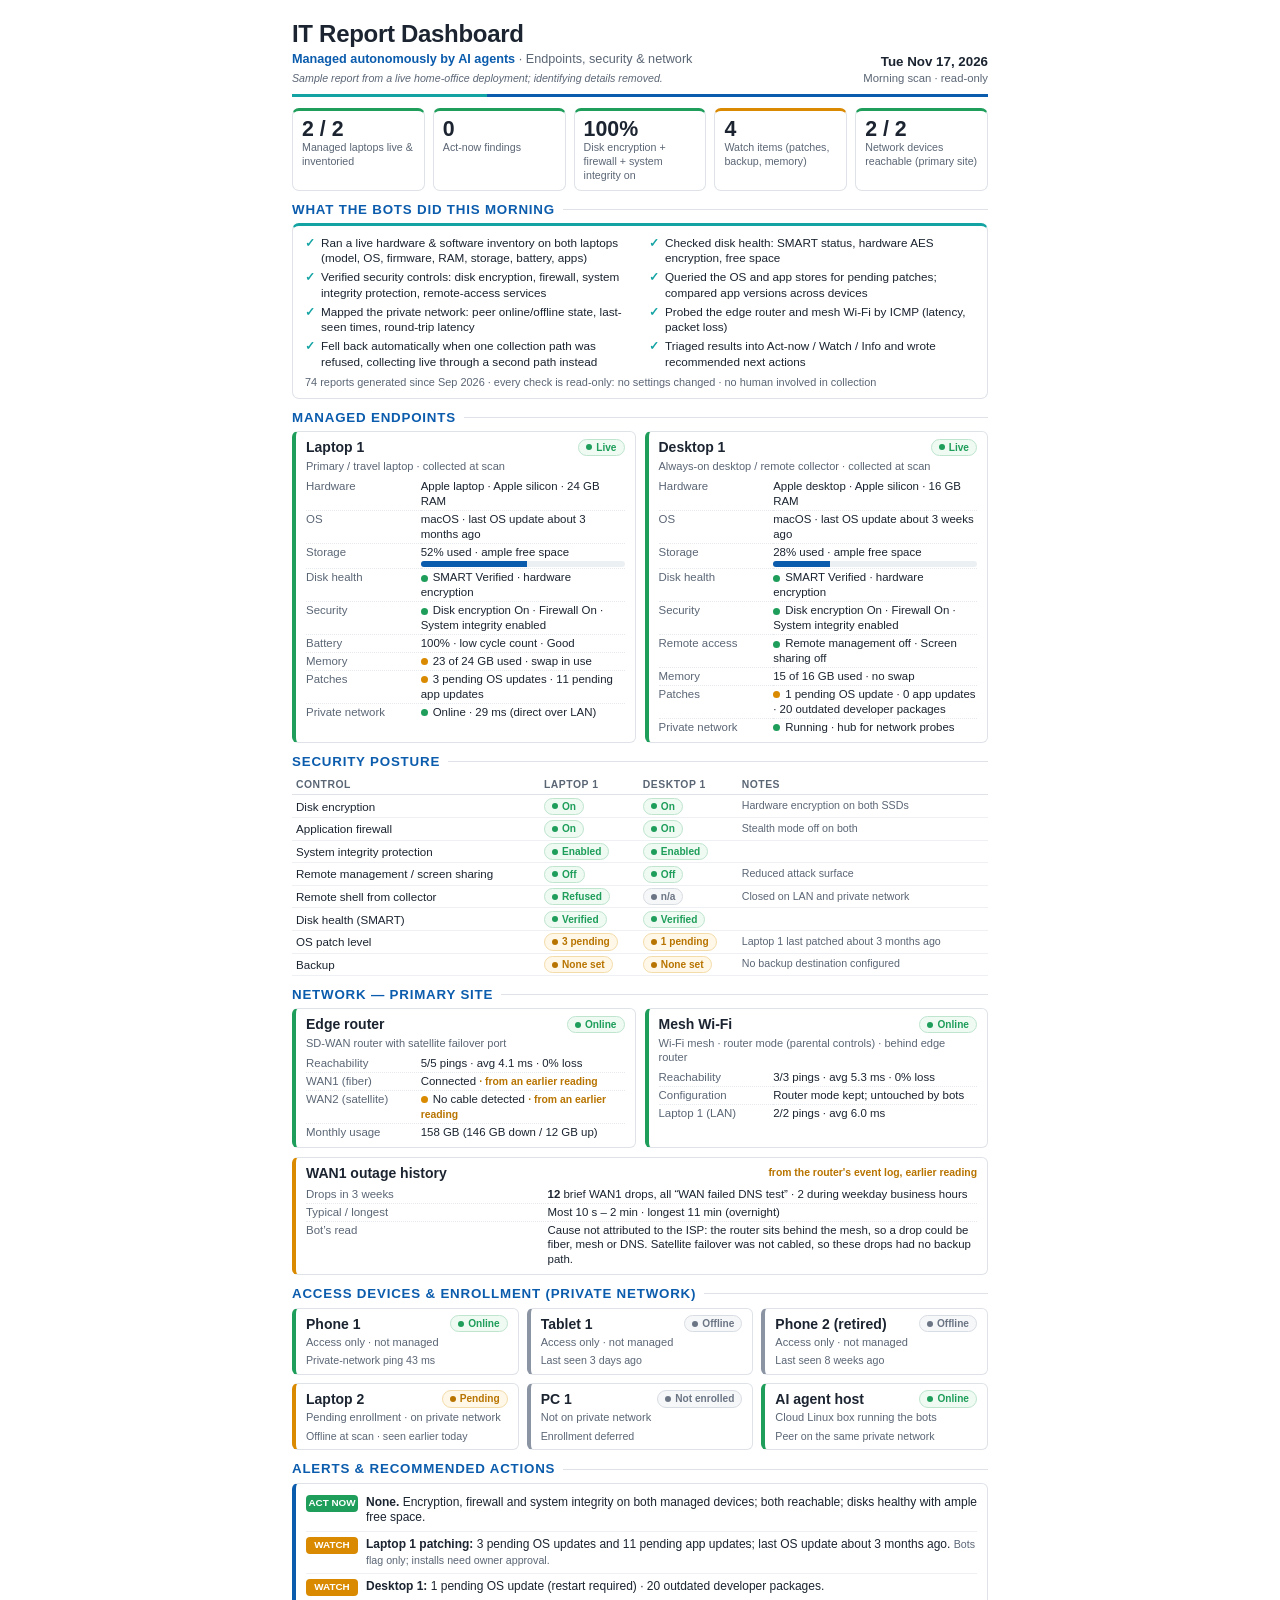
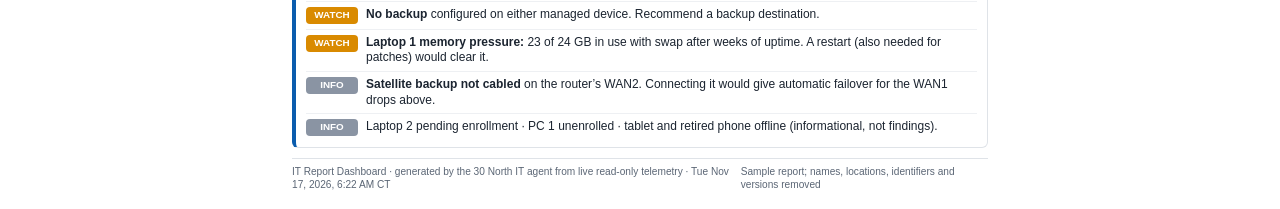
<file: assets/it-report-dashboard-sample.html>
<!DOCTYPE html>
<html lang="en"><head><meta charset="utf-8">
<!-- Google tag (gtag.js) -->
<script async src="https://www.googletagmanager.com/gtag/js?id=G-WLTWKJCWS1"></script>
<script>
  window.dataLayer = window.dataLayer || [];
  function gtag(){dataLayer.push(arguments);}
  gtag('js', new Date());
  gtag('config', 'G-WLTWKJCWS1');
</script>
<meta name="robots" content="noindex">
<meta name="viewport" content="width=device-width, initial-scale=1">

<title>IT Report Dashboard</title>
<style>
@page { size: letter; margin: 0.4in 0.5in; }
:root{--ink:#1b2430;--mute:#5b6675;--line:#dfe3e8;--brand:#0b5cad;--brand2:#14a3a3;--ok:#1e9e5a;--warn:#d98a00;--bad:#c8372d;--gray:#8a94a3;--soft:#f5f7fa}
*{box-sizing:border-box;-webkit-print-color-adjust:exact;print-color-adjust:exact}
html,body{margin:0;background:#fff;color:var(--ink);font-family:"Inter","Helvetica Neue","Segoe UI",Roboto,Arial,sans-serif;font-size:9pt;line-height:1.3}
.page{max-width:7.5in;margin:0 auto;padding:18px 12px}
@media print{.page{padding:0}}
header{display:flex;justify-content:space-between;align-items:flex-end;padding-bottom:8px;border-bottom:3px solid var(--brand);position:relative}
header:after{content:"";position:absolute;left:0;bottom:-3px;width:28%;height:3px;background:var(--brand2)}
h1{font-size:18pt;margin:0;letter-spacing:-.3px}
.sub{color:var(--mute);font-size:9.5pt;margin-top:2px}
.sub b{color:var(--brand)}
.asof{text-align:right;font-size:8.5pt;color:var(--mute)}
.note{margin-top:4px;font-size:8pt;color:var(--mute);font-style:italic}
.asof strong{display:block;color:var(--ink);font-size:10pt}
h2{font-size:10pt;text-transform:uppercase;letter-spacing:.8px;color:var(--brand);margin:10px 0 5px;display:flex;align-items:center;gap:8px}
h2:after{content:"";flex:1;height:1px;background:var(--line)}
.kpis{display:grid;grid-template-columns:repeat(5,1fr);gap:8px;margin-top:11px}
.kpi{border:1px solid var(--line);border-radius:7px;padding:7px 9px;border-top:3px solid var(--brand)}
.kpi .n{font-size:16pt;font-weight:700;line-height:1.1}
.kpi .l{font-size:8pt;color:var(--mute)}
.kpi.ok{border-top-color:var(--ok)} .kpi.warn{border-top-color:var(--warn)} .kpi.gray{border-top-color:var(--gray)}
.grid2{display:grid;grid-template-columns:1fr 1fr;gap:9px}
.grid3{display:grid;grid-template-columns:repeat(3,1fr);gap:8px}
.card{border:1px solid var(--line);border-left:4px solid var(--brand);border-radius:6px;padding:6px 10px;break-inside:avoid;page-break-inside:avoid;background:#fff}
.card.ok{border-left-color:var(--ok)} .card.warn{border-left-color:var(--warn)} .card.bad{border-left-color:var(--bad)} .card.gray{border-left-color:var(--gray)}
.card h3{margin:0 0 4px;font-size:10.5pt;display:flex;justify-content:space-between;align-items:center}
.card .role{color:var(--mute);font-size:8.3pt;margin:-2px 0 5px}
table.kv{width:100%;border-collapse:collapse;font-size:8.6pt}
table.kv td{padding:1px 0;vertical-align:top;border-bottom:1px dotted #e6e9ed}
table.kv tr:last-child td{border-bottom:none}
table.kv td:first-child{color:var(--mute);width:36%;padding-right:6px}
.pill{display:inline-flex;align-items:center;gap:4px;font-size:7.6pt;font-weight:600;padding:1px 7px;border-radius:10px;border:1px solid;white-space:nowrap}
.pill:before{content:"";width:6px;height:6px;border-radius:50%;background:currentColor}
.p-ok{color:var(--ok);border-color:#bfe5cf;background:#effaf3}
.p-warn{color:#b87400;border-color:#f3dcaa;background:#fff8e9}
.p-bad{color:var(--bad);border-color:#f0c4c0;background:#fdf1f0}
.p-gray{color:#6b7584;border-color:#d8dde3;background:#f6f7f9}
.dot{display:inline-block;width:7px;height:7px;border-radius:50%;margin-right:5px;vertical-align:middle}
.d-ok{background:var(--ok)} .d-warn{background:var(--warn)} .d-bad{background:var(--bad)} .d-gray{background:var(--gray)}
.bots{border:1px solid var(--line);border-radius:7px;padding:9px 12px;border-top:3px solid var(--brand2);break-inside:avoid}
.bots ul{margin:0;padding:0;list-style:none;display:grid;grid-template-columns:1fr 1fr;gap:4px 18px}
.bots li{padding-left:16px;position:relative;font-size:8.8pt}
.bots li:before{content:"✓";position:absolute;left:0;color:var(--brand2);font-weight:700}
.bots .foot{margin-top:6px;font-size:8.2pt;color:var(--mute)}
table.post{width:100%;border-collapse:collapse;font-size:8.7pt}
table.post th{text-align:left;font-size:7.8pt;text-transform:uppercase;letter-spacing:.5px;color:var(--mute);border-bottom:1.5px solid var(--line);padding:3px 4px}
table.post td{padding:2px 4px;border-bottom:1px solid #eef0f3}
.bar{height:6px;background:#edf0f3;border-radius:3px;overflow:hidden;margin-top:2px}
.bar i{display:block;height:100%;background:var(--brand)}
.stale{color:#b87400;font-size:7.8pt;font-weight:600}
.actions .item{display:flex;gap:8px;padding:5px 0;border-bottom:1px solid #eef0f3;break-inside:avoid}
.actions .item:last-child{border-bottom:none}
.tag{flex:0 0 52px;text-align:center;font-size:7.4pt;font-weight:700;border-radius:4px;padding:2px 0;height:fit-content;color:#fff}
.t-now{background:var(--ok)} .t-watch{background:var(--warn)} .t-info{background:var(--gray)}
.small{font-size:8pt;color:var(--mute)}
footer{margin-top:10px;padding-top:6px;border-top:1px solid var(--line);font-size:7.6pt;color:var(--mute);display:flex;justify-content:space-between}
.pb{break-before:page;page-break-before:always}
.mono{font-family:"SF Mono",Menlo,Consolas,monospace;font-size:8.2pt}
</style></head>
<body><div class="page">

<header>
  <div>
    <h1>IT Report Dashboard</h1>
    <div class="sub"><b>Managed autonomously by AI agents</b> · Endpoints, security &amp; network</div>
    <div class="note">Sample report from a live home-office deployment; identifying details removed.</div>
  </div>
  <div class="asof"><strong>Tue Nov 17, 2026</strong>Morning scan · read-only</div>
</header>

<div class="kpis">
  <div class="kpi ok"><div class="n">2 / 2</div><div class="l">Managed laptops live &amp; inventoried</div></div>
  <div class="kpi ok"><div class="n">0</div><div class="l">Act-now findings</div></div>
  <div class="kpi ok"><div class="n">100%</div><div class="l">Disk encryption + firewall + system integrity on</div></div>
  <div class="kpi warn"><div class="n">4</div><div class="l">Watch items (patches, backup, memory)</div></div>
  <div class="kpi ok"><div class="n">2 / 2</div><div class="l">Network devices reachable (primary site)</div></div>
</div>

<h2>What the bots did this morning</h2>
<div class="bots">
  <ul>
    <li>Ran a live hardware &amp; software inventory on both laptops (model, OS, firmware, RAM, storage, battery, apps)</li>
    <li>Checked disk health: SMART status, hardware AES encryption, free space</li>
    <li>Verified security controls: disk encryption, firewall, system integrity protection, remote-access services</li>
    <li>Queried the OS and app stores for pending patches; compared app versions across devices</li>
    <li>Mapped the private network: peer online/offline state, last-seen times, round-trip latency</li>
    <li>Probed the edge router and mesh Wi-Fi by ICMP (latency, packet loss)</li>
    <li>Fell back automatically when one collection path was refused, collecting live through a second path instead</li>
    <li>Triaged results into Act-now / Watch / Info and wrote recommended next actions</li>
  </ul>
  <div class="foot">74 reports generated since Sep 2026 · every check is read-only: no settings changed · no human involved in collection</div>
</div>

<h2>Managed endpoints</h2>
<div class="grid2">
  <div class="card ok">
    <h3>Laptop 1 <span class="pill p-ok">Live</span></h3>
    <div class="role">Primary / travel laptop · collected at scan</div>
    <table class="kv">
      <tr><td>Hardware</td><td>Apple laptop · Apple silicon · 24 GB RAM</td></tr>
      <tr><td>OS</td><td>macOS · last OS update about 3 months ago</td></tr>
      <tr><td>Storage</td><td>52% used · ample free space<div class="bar"><i style="width:52%"></i></div></td></tr>
      <tr><td>Disk health</td><td><span class="dot d-ok"></span>SMART Verified · hardware encryption</td></tr>
      <tr><td>Security</td><td><span class="dot d-ok"></span>Disk encryption On · Firewall On · System integrity enabled</td></tr>
      <tr><td>Battery</td><td>100% · low cycle count · Good</td></tr>
      <tr><td>Memory</td><td><span class="dot d-warn"></span>23 of 24 GB used · swap in use</td></tr>
      <tr><td>Patches</td><td><span class="dot d-warn"></span>3 pending OS updates · 11 pending app updates</td></tr>
      <tr><td>Private network</td><td><span class="dot d-ok"></span>Online · 29 ms (direct over LAN)</td></tr>
    </table>
  </div>
  <div class="card ok">
    <h3>Desktop 1 <span class="pill p-ok">Live</span></h3>
    <div class="role">Always-on desktop / remote collector · collected at scan</div>
    <table class="kv">
      <tr><td>Hardware</td><td>Apple desktop · Apple silicon · 16 GB RAM</td></tr>
      <tr><td>OS</td><td>macOS · last OS update about 3 weeks ago</td></tr>
      <tr><td>Storage</td><td>28% used · ample free space<div class="bar"><i style="width:28%"></i></div></td></tr>
      <tr><td>Disk health</td><td><span class="dot d-ok"></span>SMART Verified · hardware encryption</td></tr>
      <tr><td>Security</td><td><span class="dot d-ok"></span>Disk encryption On · Firewall On · System integrity enabled</td></tr>
      <tr><td>Remote access</td><td><span class="dot d-ok"></span>Remote management off · Screen sharing off</td></tr>
      <tr><td>Memory</td><td>15 of 16 GB used · no swap</td></tr>
      <tr><td>Patches</td><td><span class="dot d-warn"></span>1 pending OS update · 0 app updates · 20 outdated developer packages</td></tr>
      <tr><td>Private network</td><td><span class="dot d-ok"></span>Running · hub for network probes</td></tr>
    </table>
  </div>
</div>

<h2>Security posture</h2>
<table class="post">
  <tr><th>Control</th><th>Laptop 1</th><th>Desktop 1</th><th>Notes</th></tr>
  <tr><td>Disk encryption</td><td><span class="pill p-ok">On</span></td><td><span class="pill p-ok">On</span></td><td class="small">Hardware encryption on both SSDs</td></tr>
  <tr><td>Application firewall</td><td><span class="pill p-ok">On</span></td><td><span class="pill p-ok">On</span></td><td class="small">Stealth mode off on both</td></tr>
  <tr><td>System integrity protection</td><td><span class="pill p-ok">Enabled</span></td><td><span class="pill p-ok">Enabled</span></td><td class="small"></td></tr>
  <tr><td>Remote management / screen sharing</td><td><span class="pill p-ok">Off</span></td><td><span class="pill p-ok">Off</span></td><td class="small">Reduced attack surface</td></tr>
  <tr><td>Remote shell from collector</td><td><span class="pill p-ok">Refused</span></td><td><span class="pill p-gray">n/a</span></td><td class="small">Closed on LAN and private network</td></tr>
  <tr><td>Disk health (SMART)</td><td><span class="pill p-ok">Verified</span></td><td><span class="pill p-ok">Verified</span></td><td class="small"></td></tr>
  <tr><td>OS patch level</td><td><span class="pill p-warn">3 pending</span></td><td><span class="pill p-warn">1 pending</span></td><td class="small">Laptop 1 last patched about 3 months ago</td></tr>
  <tr><td>Backup</td><td><span class="pill p-warn">None set</span></td><td><span class="pill p-warn">None set</span></td><td class="small">No backup destination configured</td></tr>
</table>

<div class="pb"></div>
<h2>Network — Primary site</h2>
<div class="grid2">
  <div class="card ok">
    <h3>Edge router <span class="pill p-ok">Online</span></h3>
    <div class="role">SD-WAN router with satellite failover port</div>
    <table class="kv">
      <tr><td>Reachability</td><td>5/5 pings · avg 4.1 ms · 0% loss</td></tr>
      <tr><td>WAN1 (fiber)</td><td>Connected <span class="stale">· from an earlier reading</span></td></tr>
      <tr><td>WAN2 (satellite)</td><td><span class="dot d-warn"></span>No cable detected <span class="stale">· from an earlier reading</span></td></tr>
      <tr><td>Monthly usage</td><td>158 GB (146 GB down / 12 GB up)</td></tr>
    </table>
  </div>
  <div class="card ok">
    <h3>Mesh Wi-Fi <span class="pill p-ok">Online</span></h3>
    <div class="role">Wi-Fi mesh · router mode (parental controls) · behind edge router</div>
    <table class="kv">
      <tr><td>Reachability</td><td>3/3 pings · avg 5.3 ms · 0% loss</td></tr>
      <tr><td>Configuration</td><td>Router mode kept; untouched by bots</td></tr>
      <tr><td>Laptop 1 (LAN)</td><td>2/2 pings · avg 6.0 ms</td></tr>
    </table>
  </div>
</div>
<div class="card warn" style="margin-top:9px">
  <h3>WAN1 outage history <span class="stale">from the router's event log, earlier reading</span></h3>
  <table class="kv">
    <tr><td>Drops in 3 weeks</td><td><b>12</b> brief WAN1 drops, all “WAN failed DNS test” · 2 during weekday business hours</td></tr>
    <tr><td>Typical / longest</td><td>Most 10 s – 2 min · longest 11 min (overnight)</td></tr>
    <tr><td>Bot’s read</td><td>Cause not attributed to the ISP: the router sits behind the mesh, so a drop could be fiber, mesh or DNS. Satellite failover was not cabled, so these drops had no backup path.</td></tr>
  </table>
</div>

<h2>Access devices &amp; enrollment (private network)</h2>
<div class="grid3">
  <div class="card ok"><h3>Phone 1 <span class="pill p-ok">Online</span></h3><div class="role">Access only · not managed</div><div class="small">Private-network ping 43 ms</div></div>
  <div class="card gray"><h3>Tablet 1 <span class="pill p-gray">Offline</span></h3><div class="role">Access only · not managed</div><div class="small">Last seen 3 days ago</div></div>
  <div class="card gray"><h3>Phone 2 (retired) <span class="pill p-gray">Offline</span></h3><div class="role">Access only · not managed</div><div class="small">Last seen 8 weeks ago</div></div>
  <div class="card warn"><h3>Laptop 2 <span class="pill p-warn">Pending</span></h3><div class="role">Pending enrollment · on private network</div><div class="small">Offline at scan · seen earlier today</div></div>
  <div class="card gray"><h3>PC 1 <span class="pill p-gray">Not enrolled</span></h3><div class="role">Not on private network</div><div class="small">Enrollment deferred</div></div>
  <div class="card ok"><h3>AI agent host <span class="pill p-ok">Online</span></h3><div class="role">Cloud Linux box running the bots</div><div class="small">Peer on the same private network</div></div>
</div>

<h2>Alerts &amp; recommended actions</h2>
<div class="card" style="border-left-color:var(--brand)">
<div class="actions">
  <div class="item"><span class="tag t-now">ACT NOW</span><div><b>None.</b> Encryption, firewall and system integrity on both managed devices; both reachable; disks healthy with ample free space.</div></div>
  <div class="item"><span class="tag t-watch">WATCH</span><div><b>Laptop 1 patching:</b> 3 pending OS updates and 11 pending app updates; last OS update about 3 months ago. <span class="small">Bots flag only; installs need owner approval.</span></div></div>
  <div class="item"><span class="tag t-watch">WATCH</span><div><b>Desktop 1:</b> 1 pending OS update (restart required) · 20 outdated developer packages.</div></div>
  <div class="item"><span class="tag t-watch">WATCH</span><div><b>No backup</b> configured on either managed device. Recommend a backup destination.</div></div>
  <div class="item"><span class="tag t-watch">WATCH</span><div><b>Laptop 1 memory pressure:</b> 23 of 24 GB in use with swap after weeks of uptime. A restart (also needed for patches) would clear it.</div></div>
  <div class="item"><span class="tag t-info">INFO</span><div><b>Satellite backup not cabled</b> on the router’s WAN2. Connecting it would give automatic failover for the WAN1 drops above.</div></div>
  <div class="item"><span class="tag t-info">INFO</span><div>Laptop 2 pending enrollment · PC 1 unenrolled · tablet and retired phone offline (informational, not findings).</div></div>
</div>
</div>

<footer>
  <span>IT Report Dashboard · generated by the 30 North IT agent from live read-only telemetry · Tue Nov 17, 2026, 6:22 AM CT</span>
  <span>Sample report; names, locations, identifiers and versions removed</span>
</footer>
</div></body></html>
</file>
<file: styles.css>
:root{--ink:#15313e;--body:#475b65;--teal:#1f665e;--line:#dce5e4;--pale:#f1f6f4;--warm:#f8f8f4;--white:#fff;--font:-apple-system,BlinkMacSystemFont,"Segoe UI",Helvetica,Arial,sans-serif}
*{box-sizing:border-box;margin:0;padding:0}
html{scroll-behavior:smooth;scroll-padding-top:32px}
body{font-family:var(--font);color:var(--ink);background:var(--white);font-size:17px;line-height:1.65;-webkit-font-smoothing:antialiased}
a{color:inherit;text-underline-offset:4px}
button,a{-webkit-tap-highlight-color:transparent}
a:focus-visible{outline:3px solid #b27e2e;outline-offset:6px}
.wrap{width:min(1120px,calc(100% - 96px));margin-inline:auto}
.skip-link{position:fixed;z-index:10;left:16px;top:-100px;background:var(--ink);color:white;padding:10px 20px}.skip-link:focus{top:12px}
.nav{display:flex;align-items:center;justify-content:space-between;min-height:104px;border-bottom:1px solid var(--line)}
.logo{display:inline-flex;align-items:center;font-size:27px;line-height:1;font-weight:700;letter-spacing:-1.2px;text-decoration:none;white-space:nowrap}
.logo-dot{font-size:23px;align-self:flex-start;color:var(--teal);margin-left:3px}
.logo-mark{position:relative;height:27px;width:21px;margin-right:11px;background:var(--teal);clip-path:polygon(50% 0,100% 100%,50% 76%,0 100%)}
.nav nav{display:flex;align-items:center;gap:28px}.nav-link{font-size:14px;text-decoration:none;font-weight:500}.nav-link:hover,.text-link:hover{color:var(--teal)}
.btn{display:inline-flex;gap:24px;align-items:center;justify-content:center;background:var(--teal);color:white;text-decoration:none;font-size:16px;font-weight:600;line-height:1.4;padding:16px 23px;border-radius:4px;transition:background .15s}
.btn:hover{background:#174b46}.btn span{font-size:20px;font-weight:400}.btn.small{font-size:14px;padding:11px 17px;gap:20px}
.eyebrow{font-size:12px;text-transform:uppercase;letter-spacing:1.8px;font-weight:650;line-height:1.5;color:var(--teal);margin-bottom:20px}
.accent-line{display:inline-block;width:27px;height:2px;background:var(--teal);vertical-align:middle;margin-right:13px}
.hero{padding-block:68px 47px}
h1{max-width:1000px;font-size:clamp(44px,5.05vw,68px);line-height:1.09;font-weight:600;letter-spacing:-2.7px;text-wrap:balance}
.sub{font-size:23px;line-height:1.5;color:var(--body);margin-top:26px;letter-spacing:-.4px}
.hero-bottom{display:flex;align-items:flex-end;justify-content:space-between;margin-top:43px;padding-top:24px;border-top:1px solid var(--line)}
.hero-bottom>p{font-size:18px;line-height:1.55;font-weight:500}.hero-direction{font-size:11px;line-height:1.6;letter-spacing:1px;text-transform:uppercase;color:var(--body);position:relative;padding-right:42px}.hero-direction>span{position:absolute;right:0;top:-5px;font-size:37px;color:var(--teal);font-weight:300}
.proof-band{background:var(--pale);border-block:1px solid var(--line)}.proof-list{display:grid;grid-template-columns:.9fr 1.2fr 1.15fr;list-style:none;padding-block:25px;gap:28px}.proof-list li+li{border-left:1px solid #cddbd7;padding-left:28px}.proof-list strong,.proof-list span{display:block}.proof-list strong{font-size:16px;font-weight:650}.proof-list span{font-size:13px;color:var(--body);margin-top:2px}
.section{padding-block:80px}.section-heading{display:flex;justify-content:space-between;align-items:flex-end;gap:32px;margin-bottom:35px}.section-heading .eyebrow{margin-bottom:13px}
h2{font-size:clamp(29px,3vw,39px);line-height:1.18;font-weight:550;letter-spacing:-1.2px;text-wrap:balance}.section-intro{font-size:15px;color:var(--body);max-width:340px;padding-bottom:3px;line-height:1.65}
h3{font-size:21px;line-height:1.3;font-weight:600;letter-spacing:-.45px}
p{overflow-wrap:break-word}
.lanes{display:grid;grid-template-columns:1fr 1fr;gap:24px}.lane{border:1px solid var(--line);border-radius:6px;padding:32px 34px 30px}.lane-tech{background:var(--pale);border-color:#d6e3de}.lane-ops{background:var(--warm)}.lane-label{font-size:11px;text-transform:uppercase;letter-spacing:1.3px;font-weight:650;color:var(--teal)}.lane h3{font-size:31px;line-height:1.2;margin-top:18px;margin-bottom:17px;letter-spacing:-.9px}.lane>p{font-size:16px;color:var(--body);line-height:1.65;max-width:440px}.check-list{list-style:none;padding-top:22px;margin-top:23px;border-top:1px solid #d5dfdb;font-size:14px}.check-list li{position:relative;padding-left:24px;margin-bottom:8px}.check-list li:last-child{margin:0}.check-list li::before{content:"↗";position:absolute;left:0;color:var(--teal);font-size:17px;top:-2px}
.opportunity{background:var(--warm);border-block:1px solid #e8eae5}.opportunity-grid{display:grid;grid-template-columns:1fr 1.07fr;gap:65px}.opportunity .eyebrow{margin-bottom:15px}.opportunity h2{font-size:35px}.opportunity-copy{font-size:17px;color:var(--body)}.opportunity-copy p+p{margin-top:17px}.opportunity-copy p:last-child{font-weight:550;color:var(--ink)}
.capabilities-grid{display:grid;grid-template-columns:repeat(3,1fr);column-gap:36px;row-gap:32px}.capability{padding-top:26px;border-top:1px solid var(--line)}.capability .icon{width:31px;height:31px;color:var(--teal);margin-bottom:18px;display:block}.capability h3{font-size:19px;margin-bottom:12px;letter-spacing:-.35px}.capability p{color:var(--body);font-size:15px;line-height:1.7}
.network{background:var(--pale);padding-block:60px;border-block:1px solid var(--line)}.network .eyebrow{margin-bottom:12px}.network h2{font-size:35px}.industry-list{display:flex;align-items:center;flex-wrap:wrap;gap:15px 35px;list-style:none;margin-top:25px;padding-bottom:30px;border-bottom:1px solid #ccdcd6}.industry-list li{font-size:24px;font-weight:500;letter-spacing:-.5px}.industry-list .industry-more{font-size:14px;font-weight:400;letter-spacing:0;color:var(--body);margin-left:auto;max-width:170px;line-height:1.5}.network-copy{display:grid;grid-template-columns:1fr 2fr;gap:32px;margin-top:27px}.network-copy h3{font-size:21px}.network-copy p{color:var(--body);font-size:16px;max-width:650px}
.engagements-grid{display:grid;grid-template-columns:repeat(3,1fr);gap:22px}.engagement{border:1px solid var(--line);padding:27px 25px 25px;border-radius:5px;display:flex;flex-direction:column}.offer-type{font-size:11px;line-height:1.55;letter-spacing:1.1px;text-transform:uppercase;color:var(--teal);font-weight:650;min-height:35px;margin-bottom:18px}.engagement h3{font-size:25px;line-height:1.2;letter-spacing:-.7px;margin-bottom:16px}.engagement>p:not(.offer-type){font-size:15px;color:var(--body);margin-bottom:25px}.deliverable{border-top:1px solid var(--line);padding-top:20px;margin-top:auto}.deliverable>span{font-size:10px;text-transform:uppercase;letter-spacing:1.5px;color:var(--teal);font-weight:650}.deliverable p{font-size:14px;margin-top:8px;color:var(--body);line-height:1.7}.approach-note{font-size:14px;color:var(--body);margin-top:25px;max-width:850px}.approach-note strong{font-weight:600;color:var(--ink)}
.about{background:var(--warm);border-block:1px solid #e8eae5}.about-grid{display:grid;grid-template-columns:.9fr 1.2fr;gap:70px}.about-heading h2{font-size:37px}.about .eyebrow{margin-bottom:16px}.founder-name{font-size:20px;font-weight:600;margin-top:33px}.founder-name span{display:block;font-weight:400;font-size:14px;color:var(--body);margin-top:1px}.text-link{display:inline-flex;gap:18px;font-size:13px;margin-top:18px}.about-copy p{font-size:16px;line-height:1.75;color:var(--body)}.about-copy p+p{margin-top:18px}.about-copy .about-lead{font-size:22px;line-height:1.45;letter-spacing:-.5px;color:var(--ink);font-weight:500}
.cta{display:flex;align-items:center;justify-content:space-between;gap:40px;padding-block:70px}.cta h2{font-size:34px}.cta .eyebrow{margin-bottom:14px}.cta p:not(.eyebrow){margin-top:17px;font-size:15px;color:var(--body)}.cta .btn{flex-shrink:0}
.foot{display:flex;justify-content:space-between;align-items:center;border-top:1px solid var(--line);padding-block:25px 30px;font-size:12px;color:var(--body);gap:20px}.foot>div{display:flex;gap:22px;align-items:center}.foot a{text-decoration:none}.foot a:hover{text-decoration:underline}.footer-separator{color:#91a3a5}
@media(min-width:1500px){h1{font-size:68px}}
@media(max-width:1000px){.wrap{width:calc(100% - 64px)}h1{font-size:56px}.lane{padding:28px}.lane h3{font-size:28px}.section{padding-block:64px}.opportunity-grid{gap:40px}.opportunity h2{font-size:31px}.capabilities-grid{gap:28px}.capability h3{font-size:18px}.engagements-grid{gap:16px}.engagement{padding:22px 20px}.engagement h3{font-size:23px}.about-grid{gap:42px}.about-heading h2{font-size:33px}.proof-list{gap:20px}.proof-list li+li{padding-left:20px}.proof-list strong{font-size:14px}.proof-list span{font-size:12px}.industry-list{gap:20px}.industry-list .industry-more{max-width:150px}.cta h2{font-size:30px}}
@media(max-width:760px){.wrap{width:calc(100% - 40px)}.nav{min-height:84px}.logo{font-size:24px}.logo-mark{height:24px;width:18px;margin-right:9px}.nav nav{gap:0}.nav-link{display:none}.btn.small{padding:10px 14px;gap:15px;font-size:13px}.hero{padding-block:44px 33px}.hero .eyebrow{font-size:10px;letter-spacing:1.1px;max-width:310px;line-height:1.8;margin-bottom:24px}.accent-line{width:19px;margin-right:7px}h1{font-size:44px;line-height:1.1;letter-spacing:-1.85px;text-wrap:initial}.sub{font-size:20px;line-height:1.5;letter-spacing:-.3px;margin-top:22px}.hero-bottom{margin-top:30px;padding-top:22px}.hero-bottom>p{font-size:15px;line-height:1.6}.hero-direction{display:none}.proof-list{grid-template-columns:1fr;padding-block:9px;gap:0}.proof-list li{display:flex;justify-content:space-between;gap:15px;padding-block:14px;align-items:center}.proof-list li+li{padding-left:0;border-left:0;border-top:1px solid #d5e0dc}.proof-list strong{font-size:13px;line-height:1.5;flex:1.05}.proof-list span{font-size:11px;line-height:1.5;margin-top:0;flex:1;text-align:right}.section{padding-block:49px}.section-heading{display:block;margin-bottom:26px}.section-heading .eyebrow{margin-bottom:13px}.eyebrow{font-size:10px;letter-spacing:1.7px}h2{font-size:31px;letter-spacing:-.9px;line-height:1.2}.section-intro{font-size:14px;margin-top:18px;max-width:none}.section-intro br{display:none}.lanes{grid-template-columns:1fr;gap:18px}.lane{padding:26px 24px}.lane h3{font-size:29px;margin-top:16px;margin-bottom:16px}.lane-label{font-size:10px;letter-spacing:1.1px}.lane>p{font-size:15px}.check-list{font-size:13px;margin-top:22px;padding-top:19px}.check-list li{margin-bottom:9px}.opportunity-grid{grid-template-columns:1fr;gap:25px}.opportunity h2{font-size:30px}.opportunity-copy{font-size:15px;line-height:1.75}.capabilities-grid{grid-template-columns:1fr;gap:0}.capability{display:grid;grid-template-columns:32px 1fr;column-gap:18px;padding-block:25px;border-top:1px solid var(--line)}.capability:last-child{padding-bottom:0}.capability .icon{width:29px;height:29px;grid-row:1 / 3;margin:0}.capability h3{font-size:18px;line-height:1.35;margin:0 0 10px}.capability p{font-size:14px;line-height:1.75;grid-column:2}.network{padding-block:44px}.network h2{font-size:30px}.industry-list{display:grid;grid-template-columns:1fr 1fr;gap:16px 20px;margin-top:26px;padding-bottom:25px}.industry-list li{font-size:25px}.industry-list .industry-more{font-size:12px;max-width:150px;margin-left:0}.network-copy{display:block;margin-top:25px}.network-copy h3{font-size:21px;margin-bottom:16px}.network-copy h3 br{display:none}.network-copy p{font-size:15px;line-height:1.75}.engagements-grid{grid-template-columns:1fr;gap:17px}.engagement{padding:25px}.offer-type{min-height:0;font-size:10px;margin-bottom:17px}.engagement h3{font-size:27px;margin-bottom:15px}.engagement>p:not(.offer-type){font-size:14px;margin-bottom:23px}.deliverable{padding-top:16px}.deliverable p{font-size:14px;line-height:1.7}.approach-note{font-size:13px;line-height:1.8;margin-top:22px}.about-grid{grid-template-columns:1fr;gap:29px}.about-heading h2{font-size:32px}.about-heading h2 br:nth-child(2){display:none}.founder-name{margin-top:25px;font-size:20px}.text-link{margin-top:12px}.about-copy .about-lead{font-size:22px}.about-copy p{font-size:15px;line-height:1.8}.about-copy p+p{margin-top:18px}.cta{display:block;padding-block:48px}.cta h2{font-size:30px}.cta h2 br{display:none}.cta p:not(.eyebrow){font-size:15px;line-height:1.65;margin-top:17px}.cta .btn{margin-top:26px;font-size:15px;padding:14px 21px;gap:30px}.foot{display:block;font-size:11px;padding-block:23px 28px}.foot>div{gap:18px;margin-top:12px}}
@media(max-width:360px){h1{font-size:39px}.hero .eyebrow{font-size:9px}.logo{font-size:22px}.btn.small{padding-inline:11px;gap:10px}.lane{padding-inline:21px}}
@media(prefers-reduced-motion:reduce){html{scroll-behavior:auto}.btn{transition:none}}

/* Shared navigation and Resources page */
.nav{gap:28px}.nav nav{margin-left:auto}.nav-link[aria-current="page"]{color:var(--teal);text-decoration:underline;text-decoration-thickness:1px;text-underline-offset:7px}
.resources-hero{padding-block:68px 0}.resources-hero h1{font-size:64px;letter-spacing:-2.5px}.resources-hero .sub{font-size:24px;margin-top:21px}.resources-intro{max-width:740px;color:var(--body);font-size:17px;line-height:1.75;margin-top:22px}.resource-jumps{display:flex;gap:29px;margin-top:36px;padding-block:23px;border-block:1px solid var(--line)}.resource-jumps a{display:inline-flex;gap:22px;font-size:13px;text-decoration:none;font-weight:550}.resource-jumps a:hover{color:var(--teal)}.resource-jumps span{color:var(--teal)}
.resource-section{padding-block:62px}.resources-grid{display:grid;grid-template-columns:repeat(3,minmax(0,1fr));gap:23px}.resources-grid-two{grid-template-columns:repeat(2,minmax(0,1fr))}.resource-card{border:1px solid var(--line);background:var(--white);border-radius:5px;padding:25px;display:flex;flex-direction:column;align-items:flex-start;min-width:0}.resource-meta{display:flex;flex-wrap:wrap;gap:6px 15px;color:var(--body);font-size:11px;line-height:1.55;justify-content:space-between;width:100%;margin-bottom:23px}.resource-meta>span{color:var(--teal);font-weight:600}.resource-meta time{white-space:nowrap}.resource-card h3{font-size:21px;letter-spacing:-.5px;line-height:1.3;margin-bottom:15px;text-wrap:pretty}.resource-card>p{font-size:14px;line-height:1.75;color:var(--body);margin-bottom:24px}.resource-read{display:inline-flex;justify-content:space-between;align-items:center;width:100%;padding-top:17px;margin-top:auto;border-top:1px solid var(--line);font-size:13px;font-weight:600;color:var(--teal);text-decoration:none}.resource-read:hover{text-decoration:underline}.resource-read span{font-weight:400;font-size:18px}.resource-note{font-size:12px;line-height:1.8;color:var(--body);max-width:850px;margin-top:23px}.resource-posts{background:var(--pale);border-block:1px solid var(--line);padding-block:62px}.resource-contact-band{background:var(--warm);border-top:1px solid var(--line)}
.resource-archive{margin-top:30px;border-block:1px solid var(--line)}.resource-archive summary{list-style:none;display:flex;align-items:center;gap:25px;cursor:pointer;padding:23px 0;font-size:18px;font-weight:550}.resource-archive summary::-webkit-details-marker{display:none}.archive-description{font-size:13px;font-weight:400;color:var(--body)}.archive-toggle{margin-left:auto;font-size:26px;line-height:1;font-weight:300;color:var(--teal)}.resource-archive[open] .archive-toggle{transform:rotate(45deg)}.resource-archive[open] .resources-grid{padding-block:0 28px}.resource-archive summary:focus-visible{outline:3px solid #b27e2e;outline-offset:6px}
.resources-teaser{border-bottom:1px solid var(--line);padding-block:45px;background:var(--pale)}.resources-teaser-inner{display:flex;justify-content:space-between;align-items:center;gap:50px}.resources-teaser .eyebrow{margin-bottom:12px}.resources-teaser h2{font-size:32px}.resources-teaser p:not(.eyebrow){font-size:15px;color:var(--body);max-width:680px;margin-top:13px}.resources-teaser .text-link{white-space:nowrap;margin-top:0;font-size:14px}
@media(max-width:1000px){.nav{gap:22px}.nav nav{gap:22px}.resources-hero h1{font-size:56px}.resources-grid{gap:18px}.resource-card{padding:22px}.resource-card h3{font-size:19px}.resource-meta{font-size:10px}.resource-section,.resource-posts{padding-block:55px}}
@media(min-width:761px) and (max-width:900px){.resources-grid{grid-template-columns:repeat(2,minmax(0,1fr))}.nav{gap:19px}.nav nav{gap:19px}.nav-link{font-size:13px}.logo{font-size:24px}}
@media(max-width:760px){.nav{display:grid;grid-template-columns:1fr auto;gap:17px 12px;padding-block:18px;min-height:0}.nav nav{display:flex;grid-row:2;grid-column:1 / -1;gap:27px;margin:0;padding-top:12px;border-top:1px solid var(--line)}.nav-link{display:inline;font-size:12px}.nav>.btn{grid-column:2;grid-row:1}.nav-link[aria-current="page"]{text-underline-offset:5px}.resources-hero{padding-top:40px}.resources-hero h1{font-size:43px;letter-spacing:-1.8px;line-height:1.13}.resources-hero .sub{font-size:20px;line-height:1.5;margin-top:20px}.resources-intro{font-size:15px;line-height:1.8;margin-top:21px}.resource-jumps{gap:25px;margin-top:27px;padding-block:20px}.resource-jumps a{font-size:12px;gap:11px}.resource-section,.resource-posts{padding-block:43px}.resources-grid,.resources-grid-two{grid-template-columns:1fr;gap:17px}.resource-card{padding:25px}.resource-meta{font-size:11px;margin-bottom:20px}.resource-card h3{font-size:23px;line-height:1.3}.resource-card>p{font-size:14px;line-height:1.75;margin-bottom:22px}.resource-read{font-size:13px}.resource-note{font-size:11px;margin-top:22px}.resource-archive{margin-top:24px}.resource-archive summary{gap:10px;flex-wrap:wrap;padding-block:20px;position:relative;padding-right:30px;font-size:18px}.archive-description{display:block;width:100%;font-size:12px}.archive-toggle{position:absolute;right:0;top:24px}.resource-archive[open] .resources-grid{padding-bottom:21px}.resources-teaser{padding-block:38px}.resources-teaser-inner{display:block}.resources-teaser h2{font-size:29px}.resources-teaser p:not(.eyebrow){font-size:14px;line-height:1.75}.resources-teaser .text-link{margin-top:21px;font-size:13px}.resource-contact-band .cta h2 br{display:none}}
@media(max-width:360px){.resources-hero h1{font-size:38px}.resource-jumps{gap:17px}.resource-jumps a{gap:8px}.resource-card{padding:22px}.resource-card h3{font-size:21px}.nav nav{gap:25px}}

/* Profile links */
.social-links{display:flex;flex-wrap:wrap;gap:12px 24px;margin-top:18px}.social-links .text-link{margin-top:0}
@media(max-width:760px){.social-links{margin-top:12px}}

/* Article pages */
.article{padding-block:56px 70px}
.article .eyebrow a{text-decoration:none}
.article .eyebrow a:hover{text-decoration:underline}
.article h1{font-size:clamp(36px,4.4vw,56px);letter-spacing:-2px;max-width:900px}
.nowrap{white-space:nowrap}
.article .sub{max-width:820px;font-size:21px}
.article-meta{display:flex;flex-wrap:wrap;gap:8px 28px;margin-top:28px;padding-block:16px;border-block:1px solid var(--line);font-size:13px;color:var(--body)}
.article-meta>span:first-child{color:var(--teal);font-weight:600}
.article-body{max-width:760px;margin-top:40px}
.article-body>p,.article-body li{color:var(--body)}
.article-body>p+p{margin-top:18px}
.article-body h2{font-size:28px;margin:52px 0 16px;letter-spacing:-.8px}
.article-body h3{margin:32px 0 10px}
.article-body strong{color:var(--ink)}
.art-metrics{display:grid;grid-template-columns:repeat(4,minmax(0,1fr));gap:14px;margin-top:38px;width:min(1120px,calc(100vw - 96px))}
.art-metrics>div{border:1px solid var(--line);border-top:3px solid var(--teal);border-radius:5px;padding:18px 18px 16px;background:var(--white)}
.art-metrics strong{display:block;font-size:32px;line-height:1.1;letter-spacing:-1px;color:var(--teal)}
.art-metrics span{display:block;font-size:13px;line-height:1.5;margin-top:8px;color:var(--ink)}
.art-metrics small{display:block;font-size:11px;color:var(--body);margin-top:8px;text-transform:uppercase;letter-spacing:1px}
.art-findings{padding-left:22px;display:grid;gap:14px}
.art-findings li::marker{color:var(--teal);font-weight:700}
.art-figure{margin:28px 0;padding:22px 24px;border:1px solid var(--line);border-radius:5px;background:var(--pale)}
.art-figure figcaption{font-size:12px;text-transform:uppercase;letter-spacing:1.2px;font-weight:650;color:var(--teal);margin-bottom:16px}
.art-bars{display:grid;gap:10px}
.art-bar{display:grid;grid-template-columns:minmax(150px,34%) 1fr 58px;gap:14px;align-items:center;font-size:14px}
.art-bar-label{color:var(--ink);line-height:1.35}
.art-bar-track{height:12px;background:var(--white);border:1px solid var(--line);border-radius:3px;overflow:hidden}
.art-bar-fill{display:block;height:100%;background:#8fb3ad}
.art-bar.hi .art-bar-fill{background:var(--teal)}
.art-bar-val{text-align:right;font-weight:600;font-variant-numeric:tabular-nums}
.art-callout{margin-top:52px;padding:28px 30px;border-left:4px solid var(--teal);background:var(--warm);border-radius:0 5px 5px 0}
.art-callout .eyebrow{margin-bottom:14px}
.art-callout ul{padding-left:18px;display:grid;gap:12px}
.art-callout li{color:var(--body)}
.art-source-note{font-size:14px}
.art-sources{margin-top:16px;padding-left:18px;font-size:14px;line-height:1.8;color:var(--body)}
.art-sources a{color:var(--teal)}
.art-back{margin-top:36px}
@media(max-width:900px){.art-metrics{grid-template-columns:repeat(2,minmax(0,1fr))}}
@media(max-width:760px){.article{padding-block:36px 48px}.article h1{font-size:36px;letter-spacing:-1.3px}.article .sub{font-size:18px}.art-metrics{width:auto;grid-template-columns:1fr 1fr}.art-bar{grid-template-columns:1fr 50px}.art-bar-label{grid-column:1 / -1}.article-body h2{font-size:24px}}

/* IT agent and report pages */
.itbot-hero,.report-hero{padding-block:60px 46px}
.report-hero{padding-bottom:28px}
.report-hero .eyebrow a{text-decoration:none}
.itbot-hero h1{max-width:900px}
.itbot-hero .sub{max-width:820px}
.itbot-cta-row{display:flex;flex-wrap:wrap;align-items:center;gap:18px 30px;margin-top:34px}
.itbot-cta-row .text-link{margin-top:0;font-weight:600;color:var(--teal);text-decoration:none}
.itbot-grid{display:grid;grid-template-columns:repeat(4,minmax(0,1fr));gap:18px}
.itbot-card{background:var(--white);border:1px solid var(--line);border-radius:5px;padding:22px}
.itbot-num{display:block;font-size:12px;font-weight:700;letter-spacing:1.5px;color:var(--teal);margin-bottom:14px}
.itbot-card h3{font-size:18px;margin-bottom:10px}
.itbot-card p{font-size:14px;line-height:1.7;color:var(--body)}
.itbot-sample-grid{display:grid;grid-template-columns:1.05fr 1fr;gap:44px;align-items:start}
.itbot-shot{display:block;border:1px solid var(--line);border-radius:5px;overflow:hidden;box-shadow:0 10px 30px rgba(21,49,62,.08)}
.itbot-shot img{display:block;width:100%;height:auto}
.itbot-sample-copy h3{margin-bottom:14px}
.itbot-sample-copy ul{padding-left:18px;display:grid;gap:10px;color:var(--body);font-size:16px}
.itbot-sample-copy p{margin-top:16px;color:var(--body)}
.itbot-links{display:flex;flex-wrap:wrap;gap:12px 28px;margin-top:10px}
.itbot-links .text-link{font-weight:600;color:var(--teal);text-decoration:none}
.itbot-fit{padding-top:0}
.lane p{color:var(--body);margin-top:12px;font-size:15px}
.article-meta a{color:var(--teal);font-weight:600;text-decoration:none}
.report-frame-wrap{padding-bottom:60px}
.report-frame-scroll{overflow-x:auto;border:1px solid var(--line);border-radius:5px;background:var(--white)}
.report-frame{display:block;width:100%;min-width:780px;height:1760px;border:0}
@media(max-width:1000px){.itbot-grid{grid-template-columns:repeat(2,minmax(0,1fr))}.itbot-sample-grid{grid-template-columns:1fr}}
@media(max-width:760px){.itbot-hero,.report-hero{padding-block:36px 30px}.itbot-grid{grid-template-columns:1fr}.report-frame{height:1950px}}

.not-found{padding-block:60px 120px}
.not-found .sub{max-width:720px}
.not-found-actions{display:flex;flex-wrap:wrap;align-items:center;gap:18px 30px;margin-top:34px}
.not-found-actions .text-link{margin-top:0;font-weight:600;color:var(--teal);text-decoration:none;font-size:16px}
@media(max-width:760px){.not-found{padding-block:36px 60px}}
.itbot-field h3{margin:32px 0 10px;font-size:21px}
.itbot-field p+h3{margin-top:28px}

.itbot-get{padding-block:56px 48px}
.itbot-get h2{max-width:800px}
.itbot-get>p:not(.eyebrow){max-width:720px;color:var(--body);margin-top:16px}
.itbot-get .itbot-cta-row{margin-top:28px}
@media(max-width:760px){.itbot-get{padding-block:40px 28px}.itbot-cta-row .btn{max-width:100%;text-align:center;text-wrap:balance}}

.itbot-support{margin-top:18px}

.cap-table{width:100%;max-width:820px;border-collapse:separate;border-spacing:0;background:var(--white);border:1px solid var(--line);border-radius:5px;overflow:hidden}
.cap-table caption{position:absolute;width:1px;height:1px;padding:0;margin:-1px;overflow:hidden;clip:rect(0,0,0,0);white-space:nowrap;border:0}
.cap-table thead th{text-align:left;font-size:11px;letter-spacing:1.4px;text-transform:uppercase;font-weight:650;color:var(--teal);padding:14px 18px;background:var(--pale);border-bottom:1px solid var(--line)}.cap-table thead th:first-child,.cap-table tbody th{width:15.5em}
.cap-table tbody th,.cap-table tbody td{padding:14px 18px;border-bottom:1px solid var(--line);vertical-align:middle;font-size:15px;line-height:1.45;font-weight:400;color:var(--body)}
.cap-table tbody tr:last-child th,.cap-table tbody tr:last-child td{border-bottom:0}
.cap-table tbody th{display:flex;align-items:center;gap:12px;font-size:15px;font-weight:600;color:var(--ink);letter-spacing:-.2px;white-space:nowrap}
.cap-icon{width:22px;height:22px;flex:0 0 22px;stroke:var(--teal);fill:none;stroke-width:1.7;stroke-linecap:round;stroke-linejoin:round}
.itbot-point-list{max-width:820px;padding-left:20px;display:grid;gap:12px;color:var(--body);font-size:16px;line-height:1.65}
.itbot-point-note{margin-top:22px;font-size:15px;font-weight:600;color:var(--ink)}
@media(max-width:760px){
  .cap-table{border:0;background:transparent;max-width:none}
  .cap-table thead th:first-child,.cap-table tbody th{width:auto}
  .cap-table thead{position:absolute;width:1px;height:1px;padding:0;margin:-1px;overflow:hidden;clip:rect(0,0,0,0);white-space:nowrap;border:0}
  .cap-table tbody tr{display:block;background:var(--white);border:1px solid var(--line);border-radius:5px;padding:14px 16px 16px;margin-bottom:10px}
  .cap-table tbody th,.cap-table tbody td{display:block;border:0;padding:0;width:auto;white-space:normal;text-align:left}
  .cap-table tbody th{display:flex;align-items:center;justify-content:flex-start;gap:12px;margin-bottom:8px}
  .cap-table tbody td{font-size:14px;line-height:1.55}
}

.itbot-sample .itbot-shot{max-height:460px}
.itbot-sample .itbot-shot img{max-height:460px;object-fit:cover;object-position:top center}
@media(max-width:760px){.itbot-sample .itbot-shot,.itbot-sample .itbot-shot img{max-height:300px}}

.itbot-loss{background:var(--warm);border-block:1px solid var(--line);padding-block:40px 36px}
.itbot-loss h2{max-width:900px;font-size:clamp(26px,3.2vw,38px);letter-spacing:-1.2px;line-height:1.18}
.itbot-loss p{margin-top:14px;max-width:720px;font-size:18px;line-height:1.5;color:var(--body)}
@media(max-width:760px){.itbot-loss{padding-block:32px 28px}.itbot-loss p{font-size:16px;line-height:1.55}}
</file>
